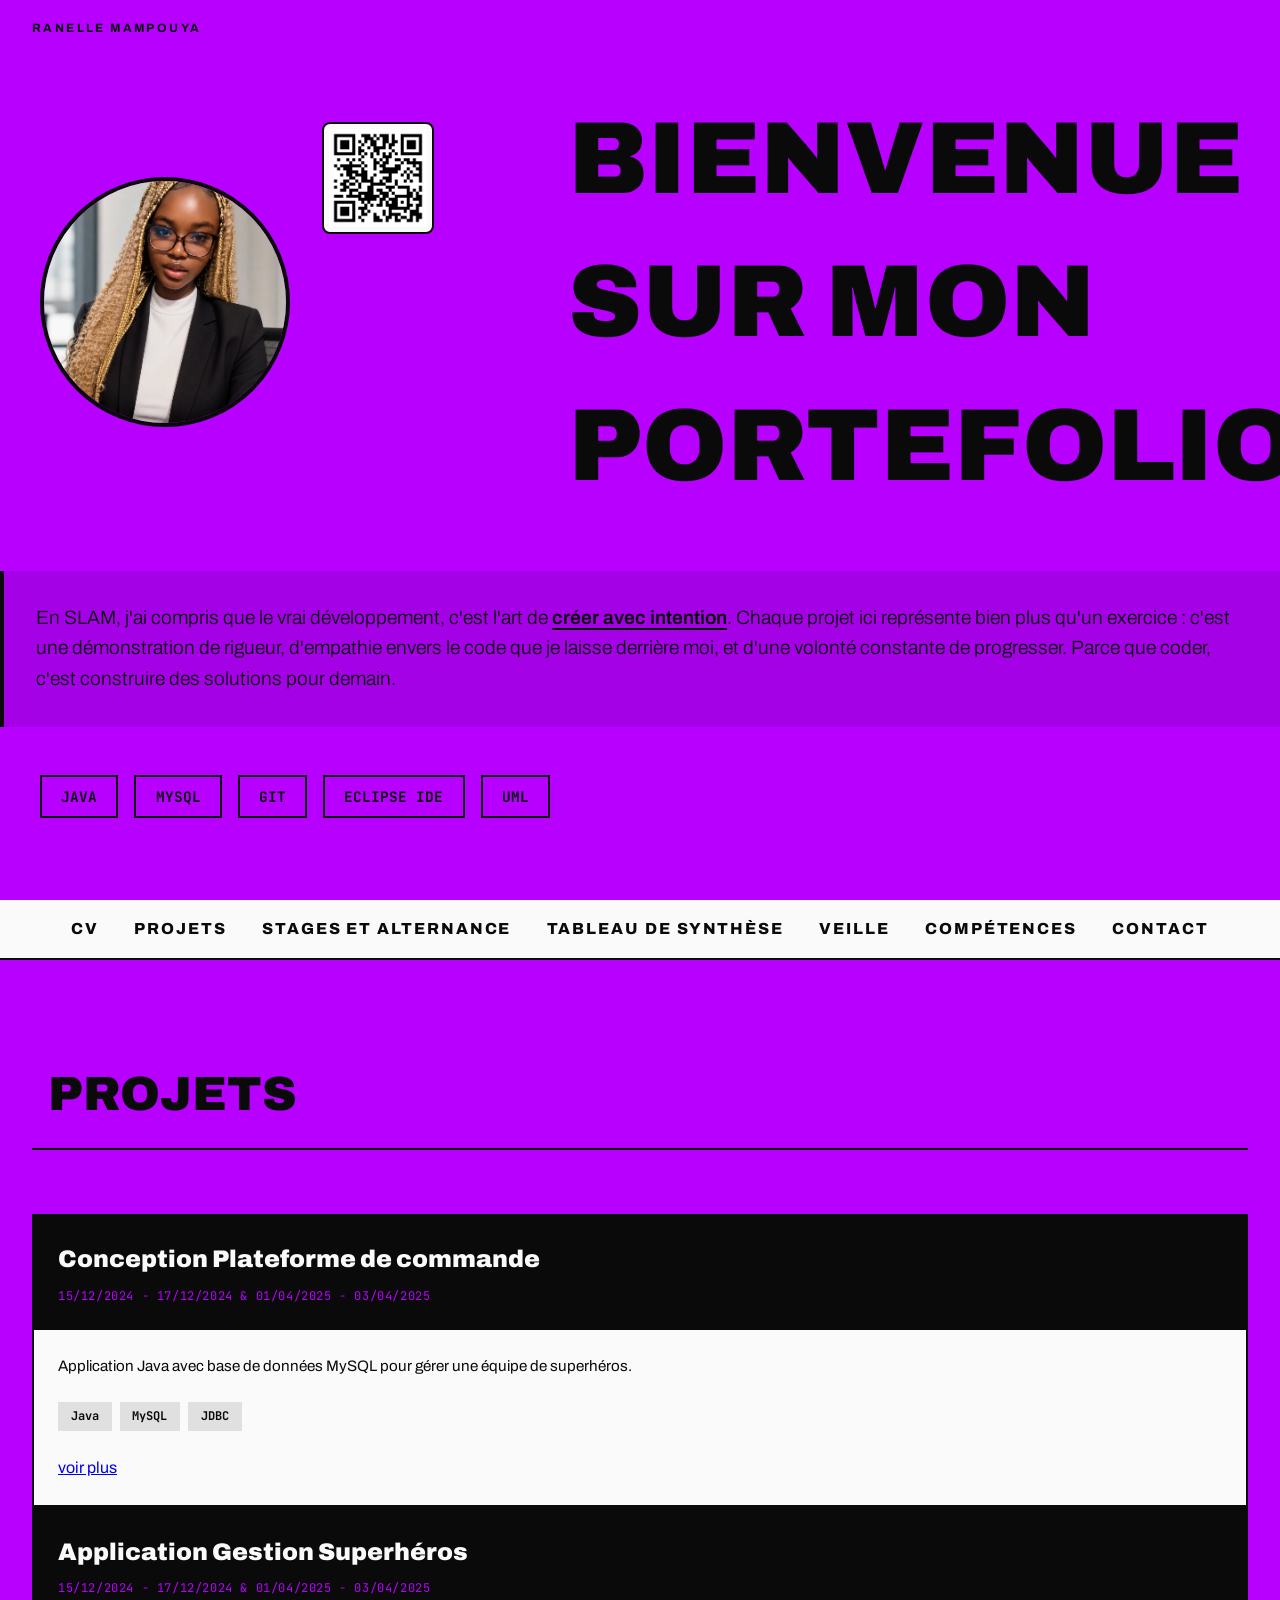
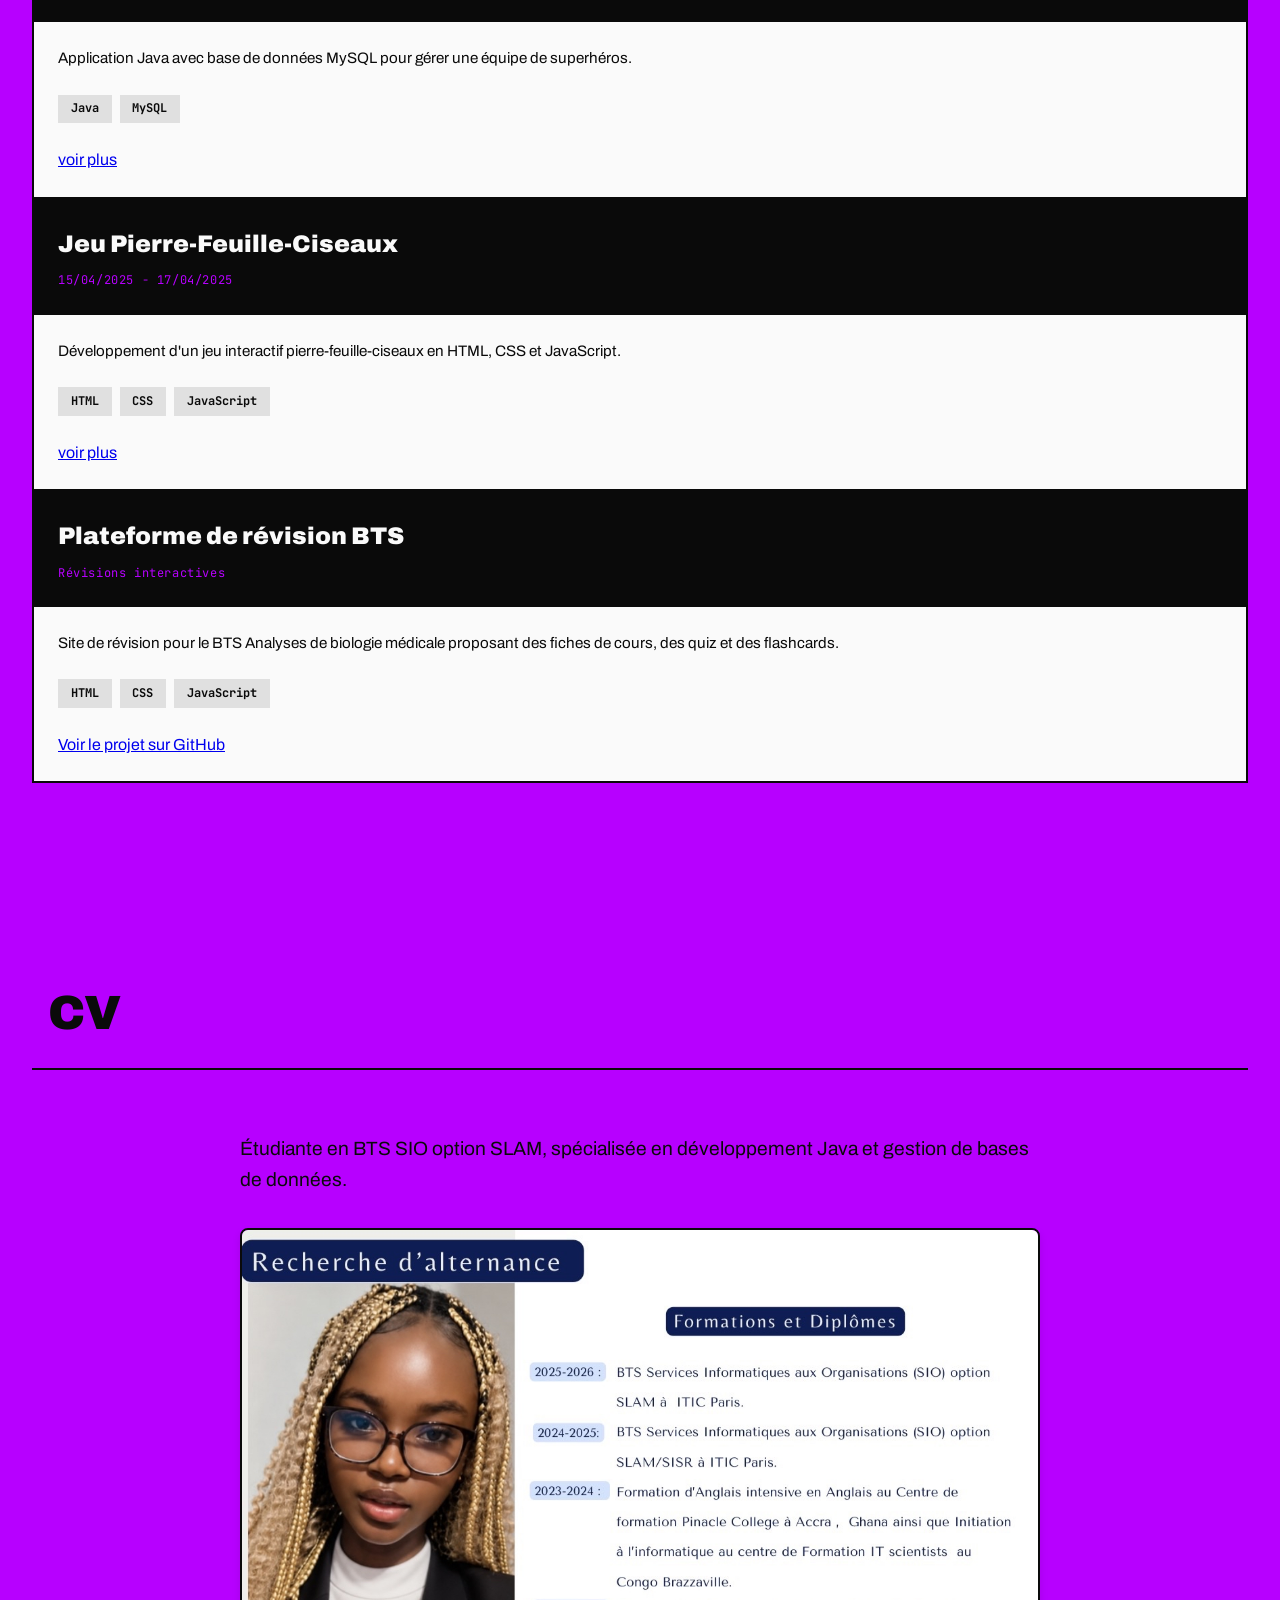
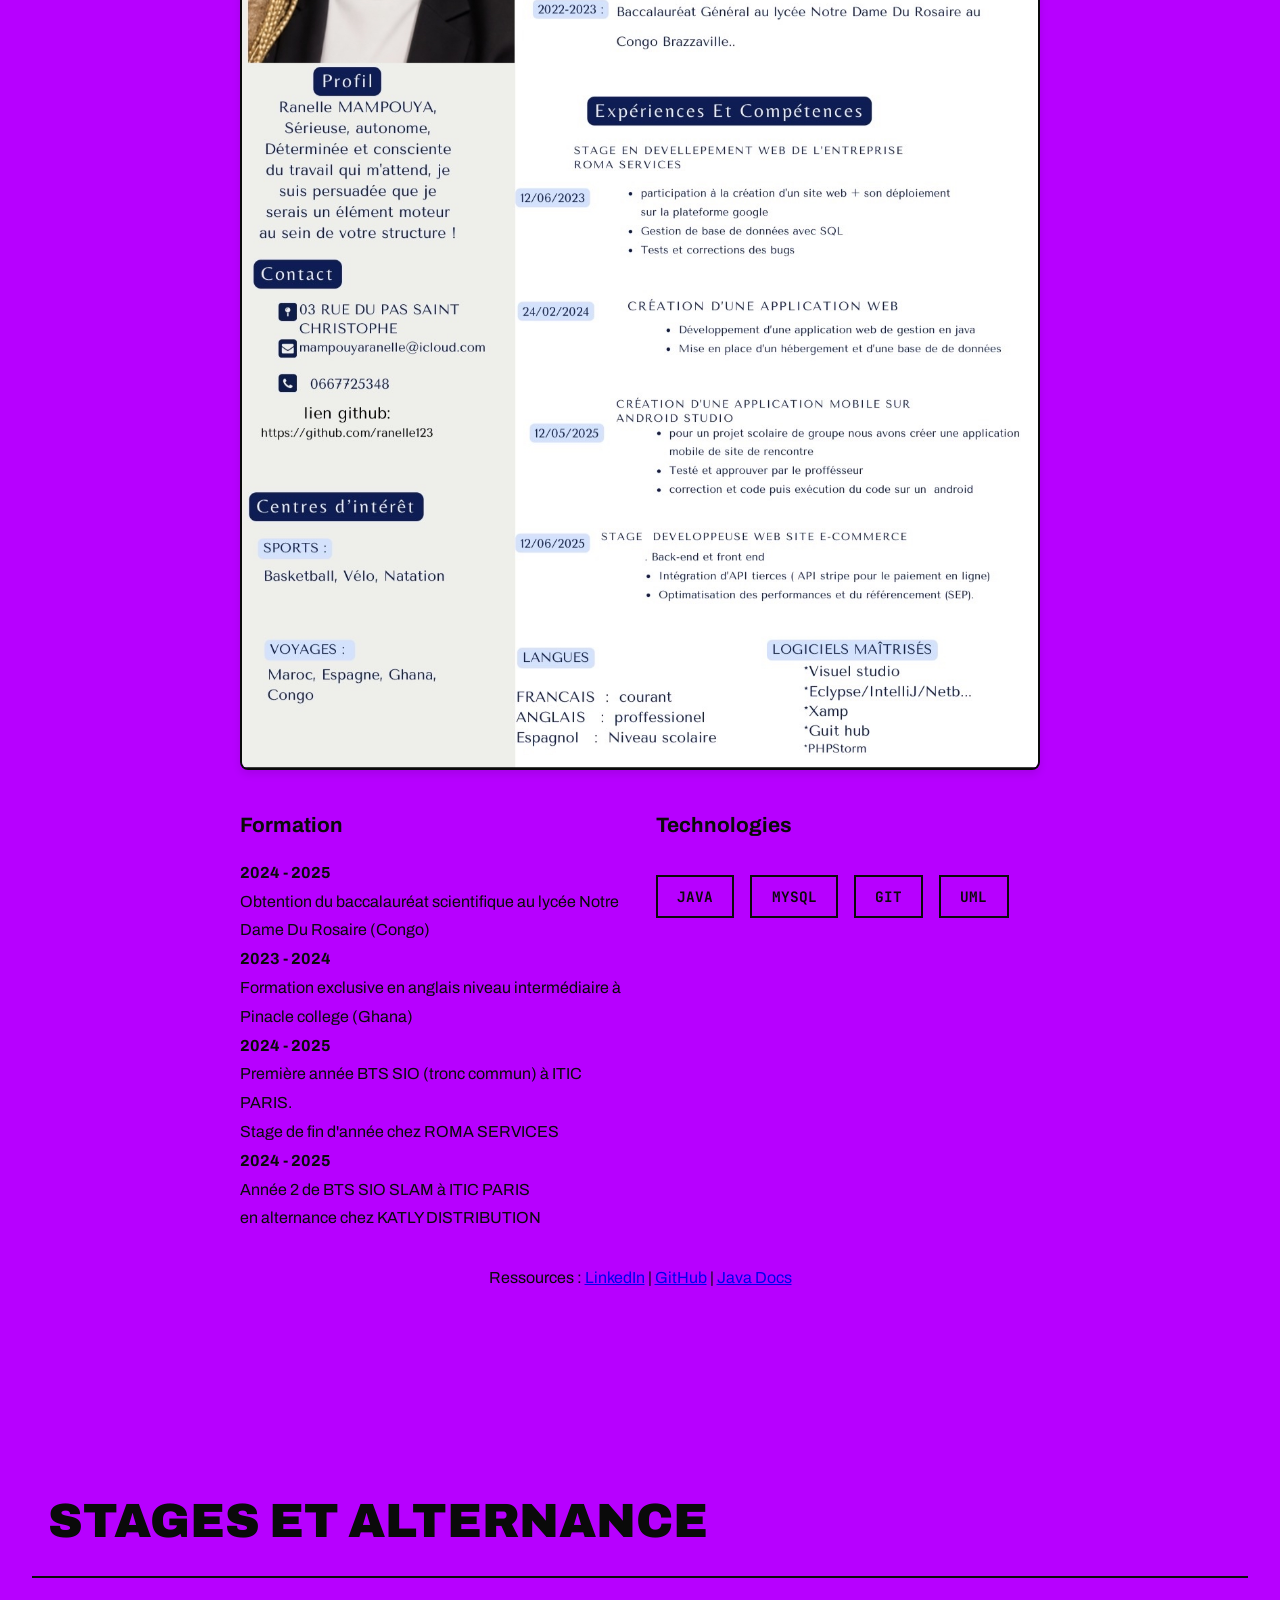
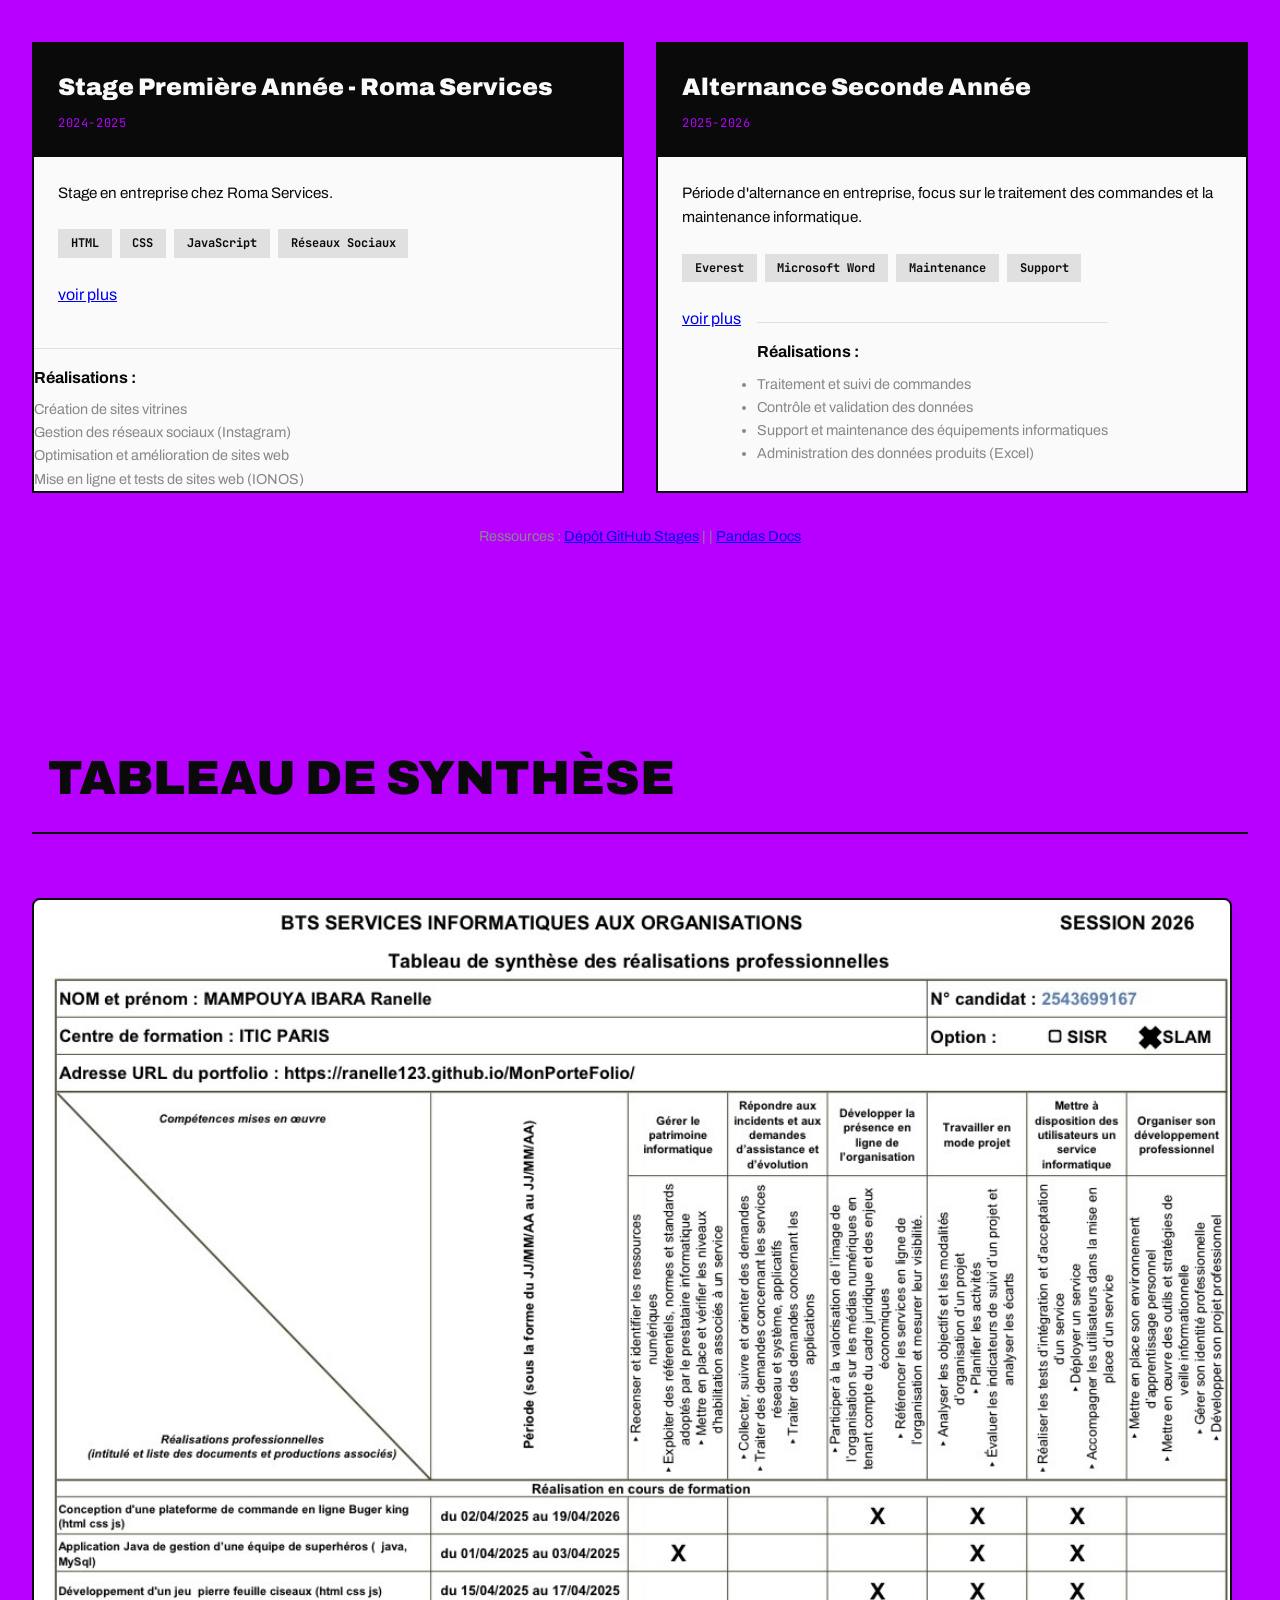
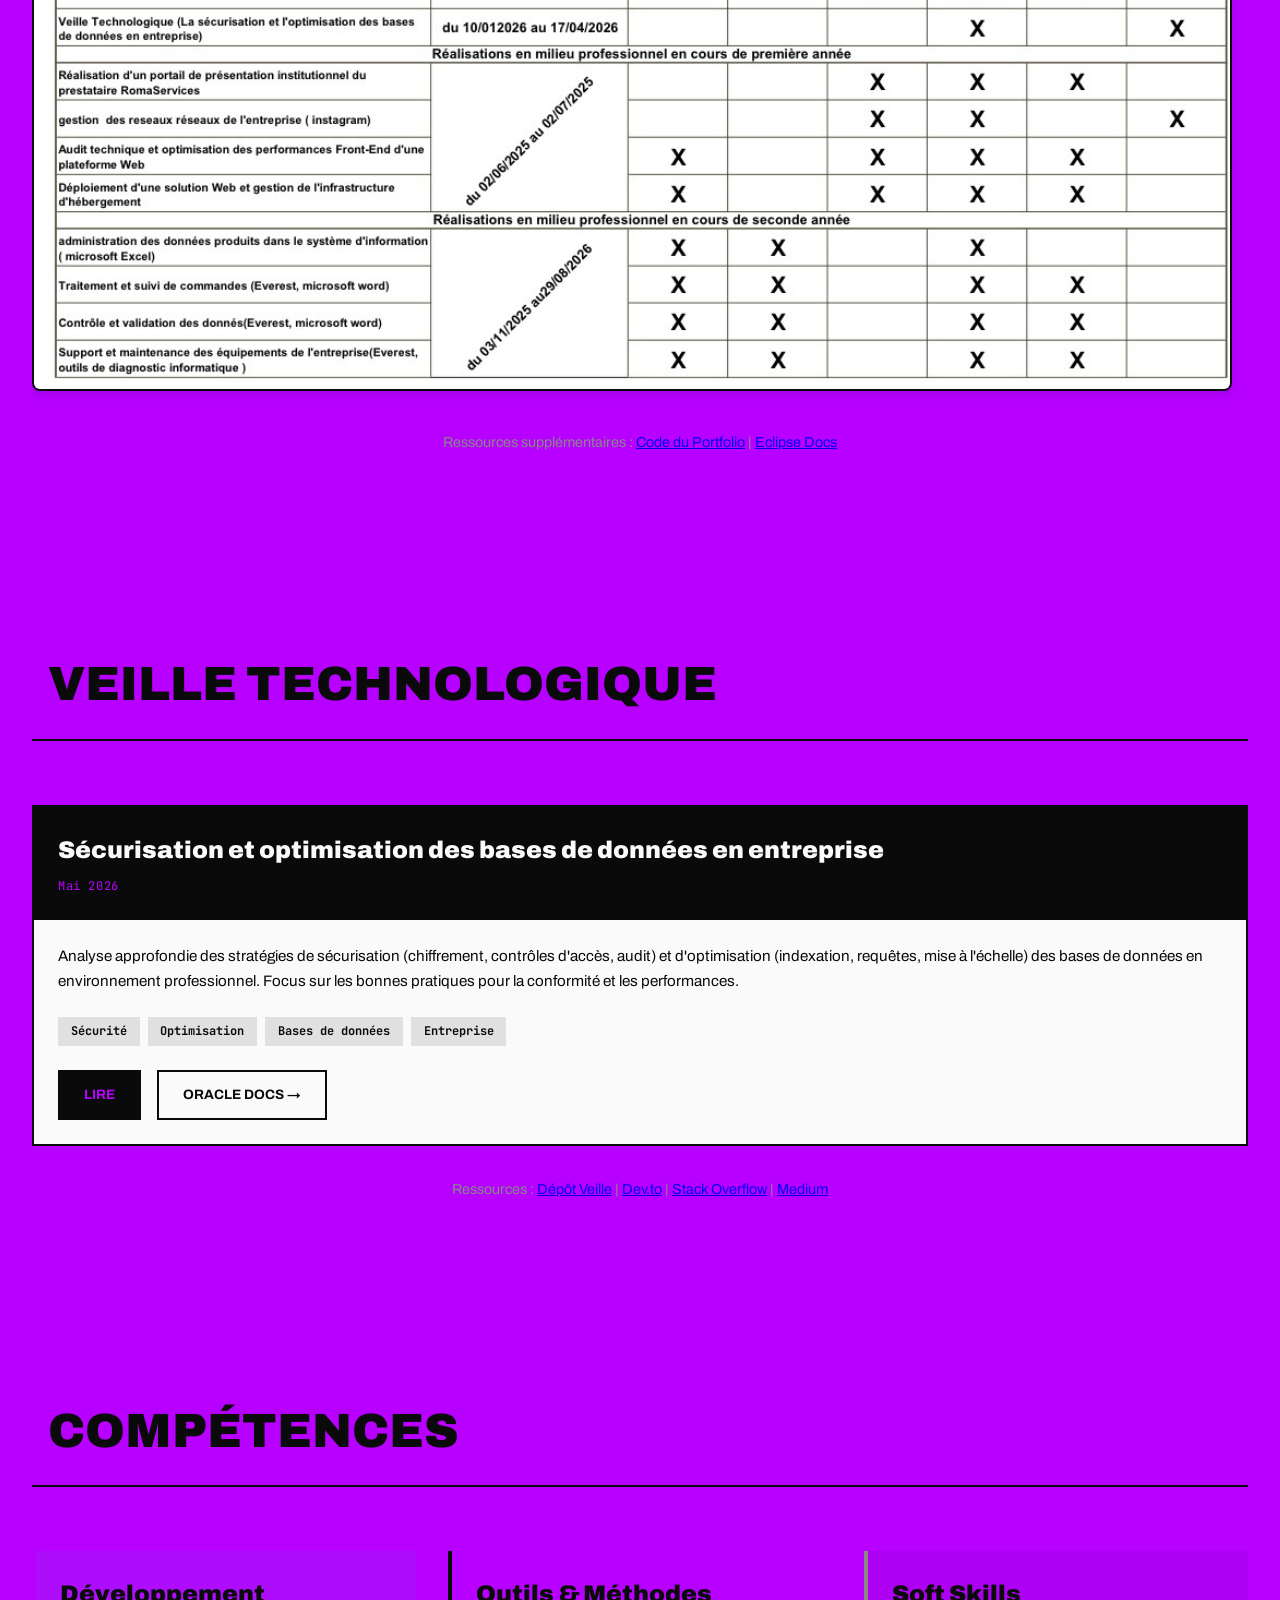
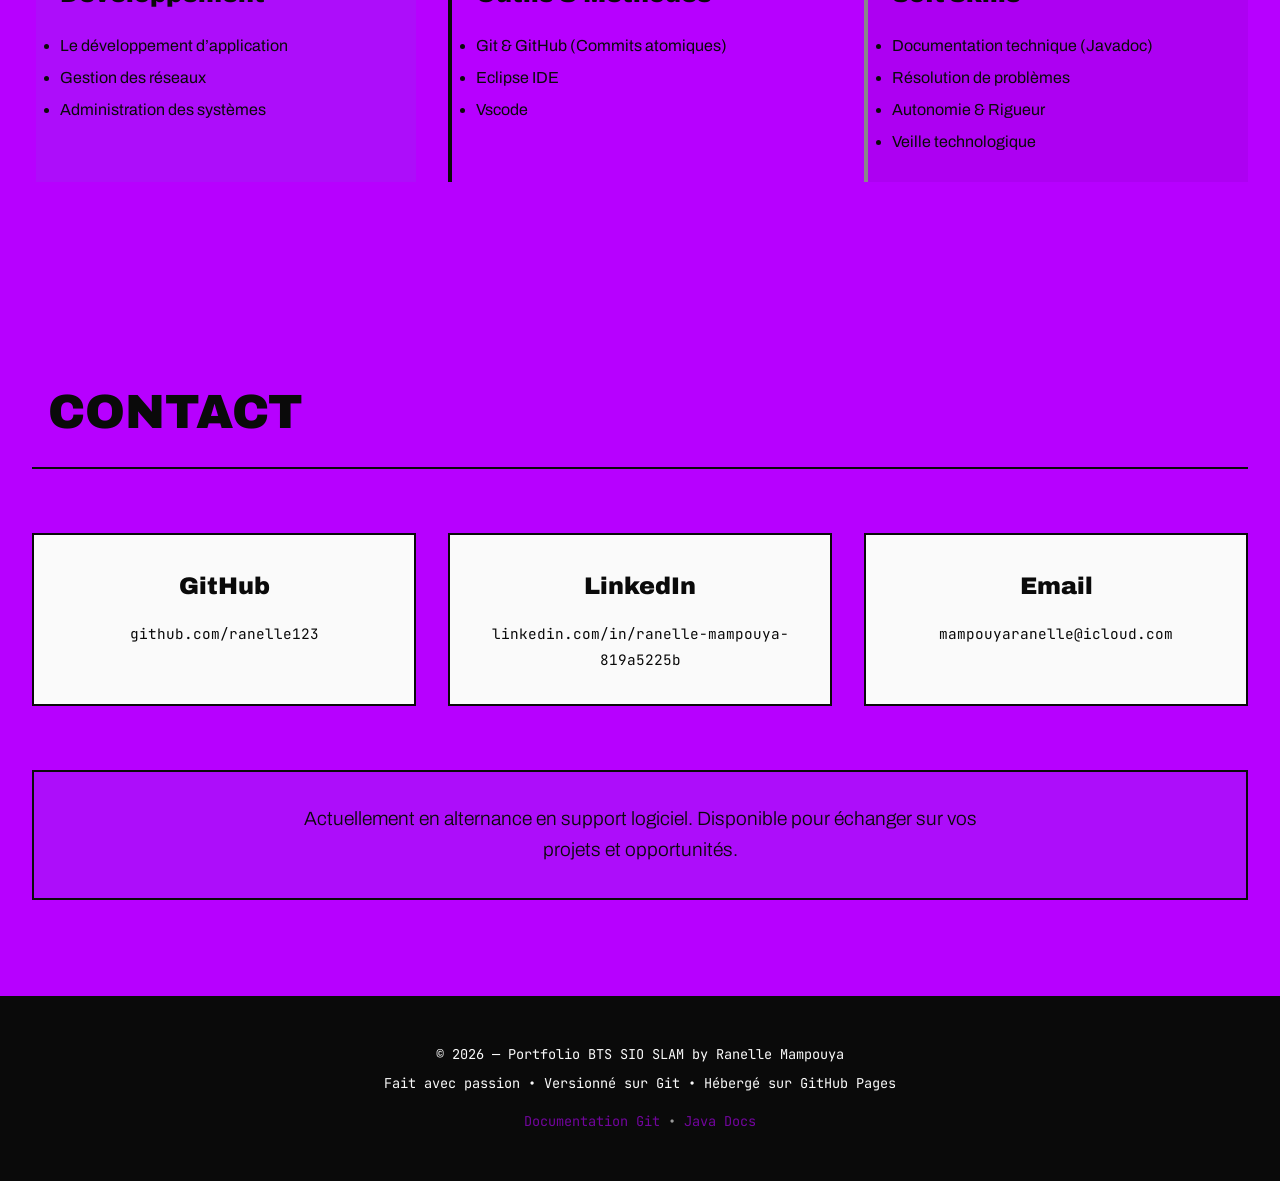
<file: index.html>
<!DOCTYPE html>
<html lang="fr">
<head>
    <meta charset="UTF-8">
    <meta name="viewport" content="width=device-width, initial-scale=1.0">
    <title>Portfolio BTS SIO SLAM — Développeur Java & SQL</title>
    <link rel="preconnect" href="https://fonts.googleapis.com">
    <link rel="preconnect" href="https://fonts.gstatic.com" crossorigin>
    <link href="https://fonts.googleapis.com/css2?family=JetBrains+Mono:wght@400;700&family=Archivo:wght@300;600;900&display=swap" rel="stylesheet">
    <link rel="stylesheet" href="Ranelle.css">
</head>
<body>
    <!-- HERO SECTION -->
    <section class="hero">
        <div class="hero-content">
            <div class="hero-header">
                <img src="images/Ranelle.png" alt="Ranelle Mampouya" class="hero-image">
                <img src="images/MonQrCode.jpg" alt="QR code de mon portfolio" class="hero-qr-code">
                <h1>
                    <span>Bienvenue</span>
                    <span>Sur mon</span>
                    <span>Portefolio</span>
                </h1>
            </div>
            
            <div class="manifesto">
                En SLAM, j'ai compris que le vrai développement, c'est l'art de <strong>créer avec intention</strong>. Chaque projet ici représente bien plus qu'un exercice : c'est une démonstration de rigueur, d'empathie envers le code que je laisse derrière moi, et d'une volonté constante de progresser. Parce que coder, c'est construire des solutions pour demain.
            </div>

            <div class="stack-badges">
                <span class="badge">Java</span>
                <span class="badge">MySQL</span>
                <span class="badge">Git</span>
                <span class="badge">Eclipse IDE</span>
                <span class="badge">UML</span>
            </div>
        </div>
    </section>

    <!-- NAVIGATION -->
    <nav id="main-nav">
        <ul>
            <li><a href="#cv">CV</a></li>
            <li><a href="#projets">Projets</a></li>
            <li><a href="#stages">Stages et alternance</a></li>
            <li><a href="#synthese"> Tableau de Synthèse</a></li>
            <li><a href="#veille">Veille</a></li>
            <li><a href="#competences">Compétences</a></li>
            <li><a href="#contact">Contact</a></li>
        </ul>
    </nav>

    <!-- PROJETS SECTION -->
    <section id="projets" class="fade-in">
        <div class="section-header">
            <span class="section-number"></span>
            <h2 class="section-title">Projets</h2>
        </div>

        <!-- PROJET 1: --->
            <article class="project-card">
                <div class="project-header">
                    <h3 class="project-title">Conception Plateforme de commande</h3>
                    <p class="project-competences">15/12/2024 - 17/12/2024 & 01/04/2025 - 03/04/2025</p>
                </div>
                <div class="project-body">
                    <p class="project-description">
                        Application Java avec base de données MySQL pour gérer une équipe de superhéros.
                    </p>
                    <div class="project-tech">
                        <span class="tech-tag">Java</span>
                        <span class="tech-tag">MySQL</span>
                        <span class="tech-tag">JDBC</span>
                    </div>
                    <div class="project-actions">
                          
                        <a href="Burgerking.html">voir plus</a>
                    </div>
                </div>
            </article>

            
                        

            <!-- PROJET 2: Gestion Équipe Superhéros -->
            <article class="project-card">
                <div class="project-header">
                    <h3 class="project-title">Application Gestion Superhéros</h3>
                    <p class="project-competences">15/12/2024 - 17/12/2024 & 01/04/2025 - 03/04/2025</p>
                </div>
                <div class="project-body">
                    <p class="project-description">
                        Application Java avec base de données MySQL pour gérer une équipe de superhéros.
                    </p>
                    <div class="project-tech">
                        <span class="tech-tag">Java</span>
                        <span class="tech-tag">MySQL</span>
                        
                    </div>
                    <div class="project-actions">
                        <a href="gestiondeSuperHero.html">voir plus</a>
                    </div>
                </div>
            </article>

          
            <!-- PROJET 3: Jeu Pierre-Feuille-Ciseaux -->
            <article class="project-card">
                <div class="project-header">
                    <h3 class="project-title">Jeu Pierre-Feuille-Ciseaux</h3>
                    <p class="project-competences">15/04/2025 - 17/04/2025</p>
                </div>
                <div class="project-body">
                    <p class="project-description">
                        Développement d'un jeu interactif pierre-feuille-ciseaux en HTML, CSS et JavaScript.
                    </p>
                    <div class="project-tech">
                        <span class="tech-tag">HTML</span>
                        <span class="tech-tag">CSS</span>
                        <span class="tech-tag">JavaScript</span>
                    </div>
                    <div class="project-actions">
                        <a href="Pierrefeuille.html">voir plus</a>
                    </div>
                </div>
            </article>

            <!-- PROJET 4: Plateforme de révision BTS -->
            <article class="project-card">
                <div class="project-header">
                    <h3 class="project-title">Plateforme de révision BTS</h3>
                    <p class="project-competences">Révisions interactives</p>
                </div>
                <div class="project-body">
                    <p class="project-description">
                        Site de révision pour le BTS Analyses de biologie médicale proposant des fiches de cours, des quiz et des flashcards.
                    </p>
                    <div class="project-tech">
                        <span class="tech-tag">HTML</span>
                        <span class="tech-tag">CSS</span>
                        <span class="tech-tag">JavaScript</span>
                    </div>
                    <div class="project-actions">
                        <a href="https://github.com/ranelle123/ProjetRevision" target="_blank" rel="noopener noreferrer">Voir le projet sur GitHub</a>
                    </div>
                </div>
            </article>

           
        </div>
    </section>

    <!-- CV SECTION -->
    <section id="cv" class="fade-in">
        <div class="section-header">
            <span class="section-number"> </span>
            <h2 class="section-title">CV</h2>
        </div>

        <div style="max-width: 800px; margin: 0 auto;">
            <p style="font-size: 1.2rem; margin-bottom: 2rem;">
                Étudiante en BTS SIO option SLAM, spécialisée en développement Java et gestion de bases de données.
            </p>

            <div style="text-align: center; margin-bottom: 2rem;">
                <img src="images/cv.png" alt="CV de Ranelle Mampouya" style="max-width: 100%; height: auto; border: 2px solid var(--noir); border-radius: 8px; box-shadow: 0 4px 8px rgba(0,0,0,0.1);">
            </div>

            <div style="display: grid; grid-template-columns: 1fr 1fr; gap: 2rem; margin-bottom: 2rem;">
                <div>
                    <h3 style="font-size: 1.3rem; margin-bottom: 1rem;">Formation</h3>
                    <div style="line-height: 1.8;">
                        
                            <p><strong>2024 - 2025</strong></p>
                            Obtention du baccalauréat scientifique au lycée Notre Dame Du Rosaire (Congo)<br>
                        <p><strong>2023 - 2024</strong></p>
                        Formation exclusive en anglais niveau intermédiaire à Pinacle college (Ghana) <br>
                        <p><strong>2024 - 2025</strong><br>
                        Première année BTS SIO (tronc commun) à ITIC PARIS.<br>
                        Stage de fin d'année chez ROMA SERVICES<br>
                        <p><strong>2024 - 2025</strong><br>
                        Année 2 de BTS SIO SLAM à ITIC PARIS<br>
                        en alternance chez KATLY DISTRIBUTION</p>
                        
                    </div>
                </div>
                <div>
                    <h3 style="font-size: 1.3rem; margin-bottom: 1rem;">Technologies</h3>
                    <div class="stack-badges" style="justify-content: flex-start;">
                        <span class="badge">Java</span>
                        <span class="badge">MySQL</span>
                        <span class="badge">Git</span>
                        <span class="badge">UML</span>
                    </div>
                </div>
            </div>

            <div style="text-align: center;">
                
                    Ressources : <a href="https://fr.linkedin.com/in/ranelle-mampouya-819a5225b" target="_blank">LinkedIn</a> | 
                    <a href="https://github.com/ranelle123" target="_blank">GitHub</a> | 
                    <a href="https://docs.oracle.com/en/java/javase/17/docs/api/" target="_blank">Java Docs</a>
                </p>
            </div>
        </div>
    </section>

    <!-- STAGES SECTION -->
    <section id="stages" class="fade-in">
        <div class="section-header">
            <span class="section-number"></span>
            <h2 class="section-title">Stages et alternance</h2>
        </div>

        <div class="projects-grid">
            <!-- STAGE 1: Première Année - Roma Services -->
            <article class="project-card">
                <div class="project-header">
                    <h3 class="project-title">Stage Première Année - Roma Services</h3>
                    <p class="project-competences">2024-2025</p>
                </div>
                <div class="project-body">
                    <p class="project-description">
                        Stage en entreprise chez Roma Services.
                    </p>
                    <div class="project-tech">
                        <span class="tech-tag">HTML</span>
                        <span class="tech-tag">CSS</span>
                        <span class="tech-tag">JavaScript</span>
                        <span class="tech-tag">Réseaux Sociaux</span>
                    </div>
                    <div class="project-actions">
                       <a href="Stage.html">voir plus</a>
                    </div>
                </div>
                <div class="project-details" style="margin-top: 1rem; padding-top: 1rem; border-top: 1px solid var(--gris-clair);">
                    <h4 style="font-size: 1rem; margin-bottom: 0.5rem;">Réalisations :</h4>
                    <ul style="font-size: 0.9rem; color: var(--gris);">
                        <li>Création de sites vitrines</li>
                        <li>Gestion des réseaux sociaux (Instagram)</li>
                        <li>Optimisation et amélioration de sites web</li>
                        <li>Mise en ligne et tests de sites web (IONOS)</li>
                       
                    </ul>
                </div>
            </article>

            <!-- STAGE 2: Seconde Année - Alternance -->
            <article class="project-card">
                <div class="project-header">
                    <h3 class="project-title">Alternance Seconde Année</h3>
                    <p class="project-competences">2025-2026</p>
                </div>
                <div class="project-body">
                    <p class="project-description">
                        Période d'alternance en entreprise, focus sur le traitement des commandes et la maintenance informatique.
                    </p>
                    <div class="project-tech">
                        <span class="tech-tag">Everest</span>
                        <span class="tech-tag">Microsoft Word</span>
                        <span class="tech-tag">Maintenance</span>
                        <span class="tech-tag">Support</span>
                    </div>
                    <div class="project-actions">
                        <a href="Alternance.html">voir plus</a>
                       
                        
                <div class="project-details" style="margin-top: 1rem; padding-top: 1rem; border-top: 1px solid var(--gris-clair);">
                    <h4 style="font-size: 1rem; margin-bottom: 0.5rem;">Réalisations :</h4>
                    <ul style="font-size: 0.9rem; color: var(--gris);">
                        <li>Traitement et suivi de commandes</li>
                        <li>Contrôle et validation des données</li>
                        <li>Support et maintenance des équipements informatiques</li>
                         <li>Administration des données produits (Excel)</li>
                    </ul>
                </div>
            </article>
        </div>

        <div style="text-align: center; margin-top: 2rem;">
            <p style="font-size: 0.9rem; color: var(--gris);">
                Ressources : <a href="https://github.com/ranelle123/stages" target="_blank">Dépôt GitHub Stages</a> | 
| 
                <a href="https://pandas.pydata.org/docs/" target="_blank">Pandas Docs</a>
            </p>
        </div>
    </section>

    <!-- TABLEAU DE SYNTHESE SECTION -->
    <section id="synthese" class="fade-in">
        <div class="section-header">
            <span class="section-number"></span>
            <h2 class="section-title">Tableau de Synthèse</h2>
        </div>

        <div style="overflow-x: auto;">
            <img src="images/tableauSynthèse.png" alt="Tableau de Synthèse des Projets et Stages" style="width: 100%; max-width: 1200px; height: auto; border: 2px solid var(--noir); border-radius: 8px; box-shadow: 0 4px 8px rgba(0,0,0,0.1);">
        <div style="text-align: center; margin-top: 2rem;">
            <p style="font-size: 0.9rem; color: var(--gris);">
                Ressources supplémentaires : <a href="https://github.com/ranelle123/portfolio" target="_blank">Code du Portfolio</a> | 
                <a href="https://www.eclipse.org/documentation/" target="_blank">Eclipse Docs</a>
            </p>
        </div>
    </section>

    <!-- VEILLE SECTION -->
    <section id="veille" class="fade-in">
        <div class="section-header">
            <span class="section-number"></span>
            <h2 class="section-title">Veille Technologique</h2>
        </div>

        <div class="projects-grid">
            <article class="project-card">
                <div class="project-header">
                    <h3 class="project-title">Sécurisation et optimisation des bases de données en entreprise</h3>
                    <p class="project-competences">Mai 2026</p>
                </div>
                <div class="project-body">
                    <p class="project-description">
                        Analyse approfondie des stratégies de sécurisation (chiffrement, contrôles d'accès, audit) et d'optimisation (indexation, requêtes, mise à l'échelle) des bases de données en environnement professionnel. Focus sur les bonnes pratiques pour la conformité et les performances.
                    </p>
                    <div class="project-tech">
                        <span class="tech-tag">Sécurité</span>
                        <span class="tech-tag">Optimisation</span>
                        <span class="tech-tag">Bases de données</span>
                        <span class="tech-tag">Entreprise</span>
                    </div>
                    <div class="project-actions">
                        <a href="veille-detail.html" class="btn btn-primary">Lire</a>
                        <a href="https://www.oracle.com/database/security/" target="_blank" class="btn">Oracle Docs →</a>
                    </div>
                </div>
            </article>
        </div>

        <div style="text-align: center; margin-top: 2rem;">
            <p style="font-size: 0.9rem; color: var(--gris);">
                Ressources : <a href="https://github.com/ranelle123/veille-tech" target="_blank">Dépôt Veille</a> | 
                <a href="https://dev.to/" target="_blank">Dev.to</a> | 
                <a href="https://stackoverflow.com/" target="_blank">Stack Overflow</a> | 
                <a href="https://medium.com/" target="_blank">Medium</a>
            </p>
        </div>
    </section>

    <!-- CASE STUDY: LIGUE SPORTIVE -->
    <section id="case-ligue" class="case-study">
        <a href="#projets" class="btn back-button" onclick="hideCase('case-ligue'); return false;">← Retour aux projets</a>
        
        <div class="case-study-header">
            <h2 class="case-study-title">Gestion Ligue Sportive</h2>
            <p class="case-study-subtitle">Architecture Java • Normalisation SQL • Versioning Git</p>
        </div>

        <div class="case-content">
            <!-- PRÉSENTATION -->
            <div class="case-section">
                <h3> Présentation du Projet</h3>
                <p>
                    Réalisé sous Eclipse, ce projet a pour but de gérer le cycle de vie des employés au sein de différentes ligues sportives. L'enjeu était de créer une application robuste capable de gérer à la fois une logique métier complexe en Java et une persistance de données cohérente en SQL.
                </p>

                <h4> Stack Technique</h4>
                <ul style="list-style: none; padding-left: 0;">
                    <li><strong>Langage :</strong> Java (JDK 17+)</li>
                    <li><strong>IDE :</strong> Eclipse IDE</li>
                    <li><strong>Base de données :</strong> MySQL</li>
                    <li><strong>Versionning :</strong> Git (Workflow basé sur des commits atomiques)</li>
                </ul>
            </div>

            <!-- DÉFIS TECHNIQUES -->
            <div class="case-section">
                <h3> Défis Techniques & Solutions</h3>

                <h4>1. Architecture de la Base de Données (MCD vers SQL)</h4>
                <p>
                    L'un des points clés a été la modélisation de l'association <strong>"Appartenir"</strong>.
                </p>

                <div class="highlight-box">
                    <strong>Problématique :</strong> Initialement conçue comme une simple relation 1,N, j'ai dû faire évoluer le schéma pour intégrer une table de jointure.<br><br>
                    <strong>Solution :</strong> Ce choix permet de conserver l'historique des dates d'arrivée et de départ d'un employé sans écraser ses données précédentes, respectant ainsi les principes de normalisation de la base de données.
                </div>

                <div class="diagram">
                    <div class="diagram-title"> Version 1 (Problématique)</div>
                    <div class="diagram-box">
                        Employe ──(1,N)── Ligue<br>
                         Perte d'historique si départ
                    </div>
                    <div class="arrow">↓ Refactoring ↓</div>
                    <div class="diagram-title"> Version 2 (Solution)</div>
                    <div class="diagram-box">
                        Employe ──Appartenir── Ligue<br>
                        Champs : dateArrivee, dateDepart<br>
                         Conservation de l'historique
                    </div>
                </div>

                <h4>2. Logique Algorithmique (Traitement des chaînes)</h4>
                <p> 
                    Pour le module de recherche, j'ai implémenté un algorithme de vérification de palindromes optimisé.
                </p>
                <div class="highlight-box">
                    <strong>Approche :</strong> Utilisation de la méthode <code>charAt()</code> avec une stratégie à deux pointeurs (Two Pointers).<br><br>
                    <strong>Optimisation :</strong> La complexité est de <strong>O(n/2)</strong>, car l'algorithme s'arrête dès qu'une différence est détectée, économisant ainsi des ressources processeur par rapport à une inversion complète de la chaîne.
                </div>

                <div class="code-block">
    </div>

                <h4>3. Expérience Utilisateur en CLI</h4>
                <p>
                    L'interface en ligne de commande a été pensée pour être sécurisée :
                </p>
                <div class="highlight-box">
                    <strong>Flux de contrôle :</strong> L'utilisateur doit obligatoirement sélectionner et valider un employé par son ID avant de pouvoir accéder aux options de modification ou de suppression. Cela évite les erreurs de manipulation accidentelle de données.
                </div>

                <div class="code-block">

                </div>
            </div>

            <!-- ÉVOLUTION GIT -->
            <div class="case-section">
                <h3> Évolution Git du Projet</h3>
                <p>
                    Le versioning Git a permis de tracer l'évolution architecturale du projet, notamment la refonte de la modélisation de la base de données.
                </p>

                <div class="timeline">
                    <div class="timeline-item">
                        <span class="commit-hash">[Commit a3f2b1c]</span><br>
                        <strong>Initial :</strong> Relation 1:N Employe ↔ Ligue
                    </div>
                    <div class="timeline-item">
                        <span class="commit-hash">[Commit 7d8e9f0]</span><br>
                        <strong>Refactor :</strong> Ajout table 'Appartenir' pour historique
                    </div>
                    <div class="timeline-item">
                        <span class="commit-hash">[Commit 2c4a5b6]</span><br>
                        <strong>Fix :</strong> Correction de la contrainte de clé étrangère
                    </div>
                    <div class="timeline-item">
                        <span class="commit-hash">[Commit f1a9c3d]</span><br>
                        <strong>Docs :</strong> Génération Javadoc complète
                    </div>
                </div>
            </div>

            <!-- COMPÉTENCES MOBILISÉES -->
            <div class="case-section">
                <h3> Compétences Mobilisées</h3>
                <ul style="list-style: none; padding-left: 0; font-size: 1.05rem;">
                    <li style="margin-bottom: 1rem;">
                        <strong>B1.1 - Recherche de solutions techniques :</strong><br>
                        Optimisation algorithmique (Two Pointers), choix de l'architecture de persistance (JDBC vs ORM).
                    </li>
                    <li style="margin-bottom: 1rem;">
                        <strong>B1.3 - Développement d'une solution applicative :</strong><br>
                        Conception objet (héritage, interfaces, polymorphisme), implémentation du pattern DAO.
                    </li>
                    <li style="margin-bottom: 1rem;">
                        <strong>B1.5 - Gestion des données :</strong><br>
                        Normalisation SQL (3NF), gestion de l'intégrité référentielle, requêtes JOIN complexes.
                    </li>
                </ul>
            </div>

            <!-- LIVRABLES -->
            <div class="case-section" style="background: rgba(0,0,0,0.05);">
                <h3>Livrables</h3>
                <ul style="font-size: 1.05rem; line-height: 2;">
                    <li><strong>Script SQL :</strong> <a href="#" style="color: var(--accent-dim);">[Lien vers le commit du fichier .sql]</a></li>
                    <li><strong>Code Source :</strong> <a href="#" style="color: var(--accent-dim);">[https://github.com/Kofi-shalom/personnel]</a></li>
                    <li><strong>Documentation :</strong> Javadoc générée (disponible dans /docs)</li>
                    <li><strong>Diagrammes UML :</strong> Diagramme de classes et de séquence</li>
                </ul>
            </div>
        </div>
    </section>

    <!-- CASE STUDY: ALGORITHMES -->
    <section id="case-algo" class="case-study">
        <a href="#projets" class="btn back-button" onclick="hideCase('case-algo'); return false;">← Retour aux projets</a>
        
        <div class="case-study-header">
            <h2 class="case-study-title">Algorithmes de Recherche</h2>
            <p class="case-study-subtitle">Optimisation • Complexité • Tests Unitaires</p>
        </div>

        <div class="case-content">
            <div class="case-section">
                <h3> Objectif du Module</h3>
                <p>
                    Ce projet académique avait pour but d'explorer les techniques d'optimisation algorithmique en Java, avec un focus particulier sur le traitement de chaînes de caractères.
                </p>
            </div>

            <div class="case-section">
                <h3> Implémentation Technique</h3>
                
                <h4>Algorithme Two Pointers pour Palindromes</h4>
                <p>
                    Plutôt que d'inverser la chaîne complète (O(n) en mémoire supplémentaire), j'ai opté pour une vérification in-place avec deux pointeurs.
                </p>

                <div class="highlight-box">
                    <strong>Avantage :</strong> Complexité temporelle O(n/2) avec arrêt anticipé dès détection d'une non-correspondance.<br>
                    <strong>Complexité spatiale :</strong> O(1) - pas de structure de données auxiliaire.
                </div>

                <div class="code-block">
public class PalindromeChecker {
    
    public static boolean isPalindrome(String str) {
        // Normalisation (suppression espaces, minuscules)
        str = str.replaceAll("\\s+", "").toLowerCase();
        
        int left = 0;
        int right = str.length() - 1;
        
        while (left < right) {
            if (str.charAt(left) != str.charAt(right)) {
                return false; // Arrêt anticipé
            }
            left++;
            right--;
        }
        return true;
    }
}
                </div>

                <h4>Tests Unitaires (JUnit)</h4>
                <div class="code-block">
@Test
public void testPalindromeCasNominal() {
    assertTrue(isPalindrome("kayak"));
}

@Test
public void testPalindromeAvecEspaces() {
    assertTrue(isPalindrome("A man a plan a canal Panama"));
}

@Test
public void testChaineVide() {
    assertFalse(isPalindrome(""));
}
                </div>
            </div>

            <div class="case-section">
                <h3>Analyse de Performance</h3>
                <p>
                    Comparaison empirique avec l'approche naïve (inversion complète + comparaison) :
                </p>
                <ul style="font-size: 1.05rem; line-height: 2;">
                    <li><strong>String de 1000 caractères :</strong> Gain de ~40% en temps d'exécution</li>
                    <li><strong>String de 10000 caractères :</strong> Gain de ~60% (arrêt anticipé fréquent)</li>
                </ul>
            </div>
        </div>
    </section>

    <!-- COMPÉTENCES SECTION -->
    <section id="competences" class="fade-in">
        <div class="section-header">
            <span class="section-number"></span>
            <h2 class="section-title">Compétences</h2>
        </div>

        <div style="display: grid; grid-template-columns: repeat(auto-fit, minmax(300px, 1fr)); gap: 2rem;">
            <div style="border-left: 4px solid var(--accent); padding: 1.5rem; background: rgba(0,255,157,0.05);">
                <h3 style="font-size: 1.5rem; margin-bottom: 1rem; font-weight: 900;">Développement</h3>
                <ul style="line-height: 2;">
                    <li>Le développement  d’application</li>
                    <li>Gestion des réseaux</li>
                    <li>Administration des systèmes</li>
                </ul>
            </div>

            <div style="border-left: 4px solid var(--noir); padding: 1.5rem;">
                <h3 style="font-size: 1.5rem; margin-bottom: 1rem; font-weight: 900;">Outils & Méthodes</h3>
                <ul style="line-height: 2;">
                    <li>Git & GitHub (Commits atomiques)</li>
                    <li>Eclipse IDE</li>
                    <li>Vscode</li>
                    
                </ul>
            </div>

            <div style="border-left: 4px solid var(--gris); padding: 1.5rem; background: rgba(0,0,0,0.05);">
                <h3 style="font-size: 1.5rem; margin-bottom: 1rem; font-weight: 900;">Soft Skills</h3>
                <ul style="line-height: 2;">
                    <li>Documentation technique (Javadoc)</li>
                    <li>Résolution de problèmes</li>
                    <li>Autonomie & Rigueur</li>
                    <li>Veille technologique</li>
                </ul>
            </div>
        </div>
    </section>

    <!-- CONTACT SECTION -->
    <section id="contact" class="fade-in">
        <div class="section-header">
            <span class="section-number"></span>
            <h2 class="section-title">Contact</h2>
        </div>

        <div class="contact-grid">
            <div class="contact-card">
                <h3>GitHub</h3>
                <a href="https://github.com/ranelle123" target="_blank">github.com/ranelle123</a>
            </div>

            <div class="contact-card">
                <h3>LinkedIn</h3>
                <a href="https://www.linkedin.com/in/ranelle-mampouya-819a5225b/" target="_blank">linkedin.com/in/ranelle-mampouya-819a5225b</a>
            </div>

            <div class="contact-card">
                <h3>Email</h3>
                <a href="mampouyaranelle@icloud.com">mampouyaranelle@icloud.com</a>
            </div>
        </div>

        <div style="text-align: center; margin-top: 4rem; padding: 2rem; border: var(--border); background: rgba(0,255,157,0.05);">
            <p style="font-size: 1.2rem; font-weight: 300; max-width: 700px; margin: 0 auto;">
                Actuellement en alternance en support logiciel. 
                Disponible pour échanger sur vos projets et opportunités.
            </p>
        </div>
    </section>

   
    <footer>
        <p>© 2026 — Portfolio BTS SIO SLAM by Ranelle Mampouya</p>
        <p style="margin-top: 0.5rem;">Fait avec passion • Versionné sur Git • Hébergé sur GitHub Pages</p>
        <p style="margin-top: 1rem; opacity: 0.6;">
            <a href="https://docs.github.com" target="_blank">Documentation Git</a> • 
            <a href="https://docs.oracle.com/en/java/" target="_blank">Java Docs</a>
        </p>
    </footer>

    <script src="Ranelle.js"></script>
</body>
</html>
</file>
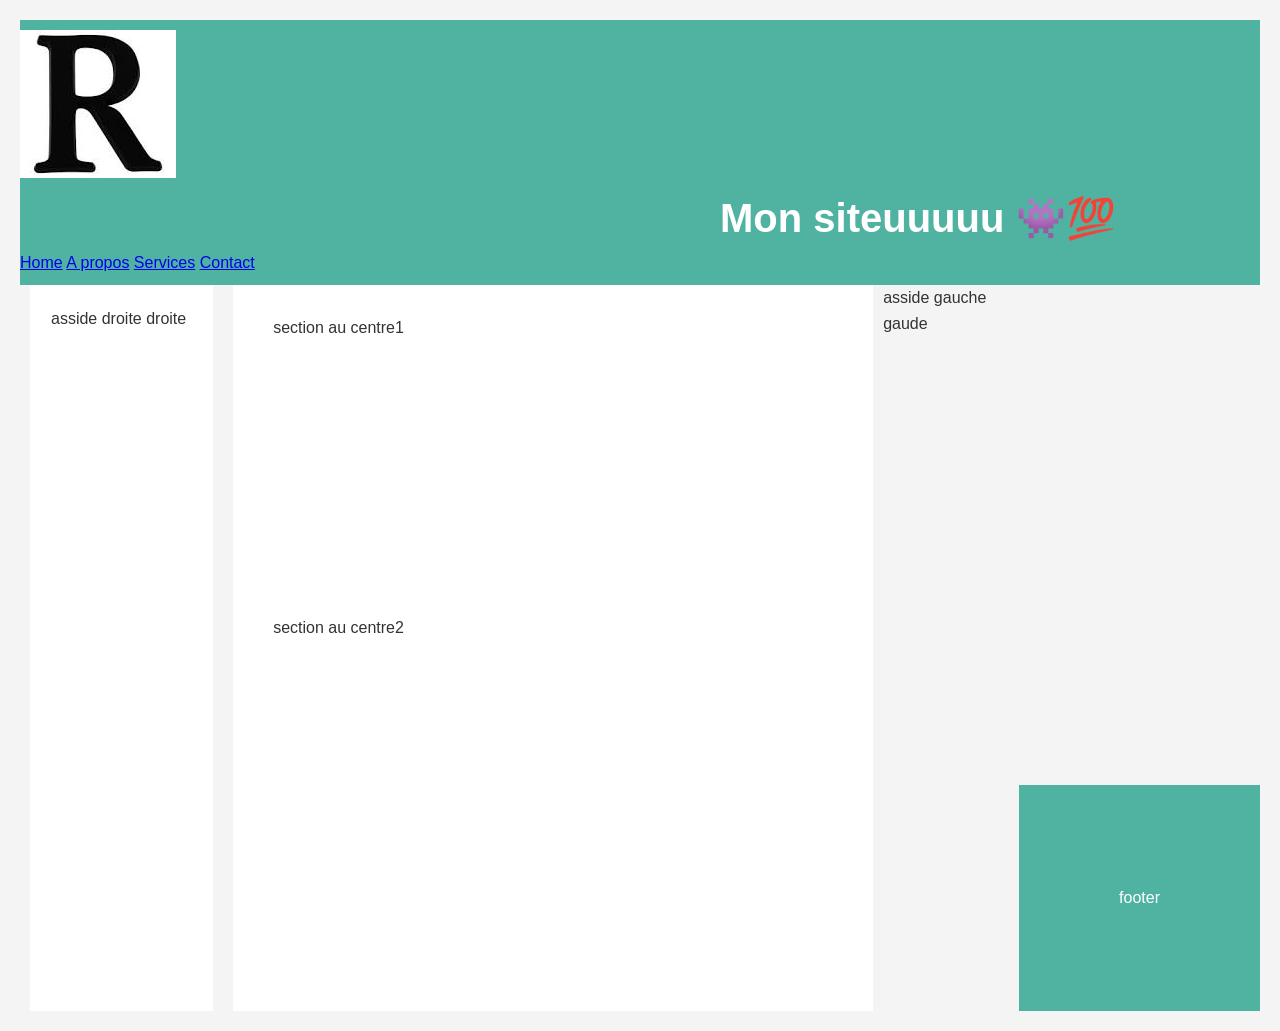
<file: htmlEntrainement/index.html>
<!DOCTYPE html>
<html lang="en">
<head>
    <meta charset="UTF-8">
    <meta name="viewport" content="width=, initial-scale=1.0">
    <link rel="stylesheet" href="Ranelle.css">
    <title>Exercice PageWeb </title>
</head>
<body>
    <header> 
        
        <div class="logo">
            <img src="[data-uri]" alt="Logo">
    <p> Mon siteuuuuu 👾💯</p>
            <nav>
    
            <a href="#">Home</a>
            <a href="#">A propos</a>
            <a href="#">Services</a>
            <a href="#">Contact</a>
           </nav>   
    </header>
    <div class="baniere">
        

    <aside class="asside droite"> asside droite droite </aside>

    <main>
        
        
        <section class="centre1"> section au centre1 </section>
        <section class="centre2"> section au centre2 </section>
        

      
    </main>

    <asside class="asside gauche"> asside gauche gaude </asside> 
    <footer> footer </footer>
    
</body>
</html>
</file>
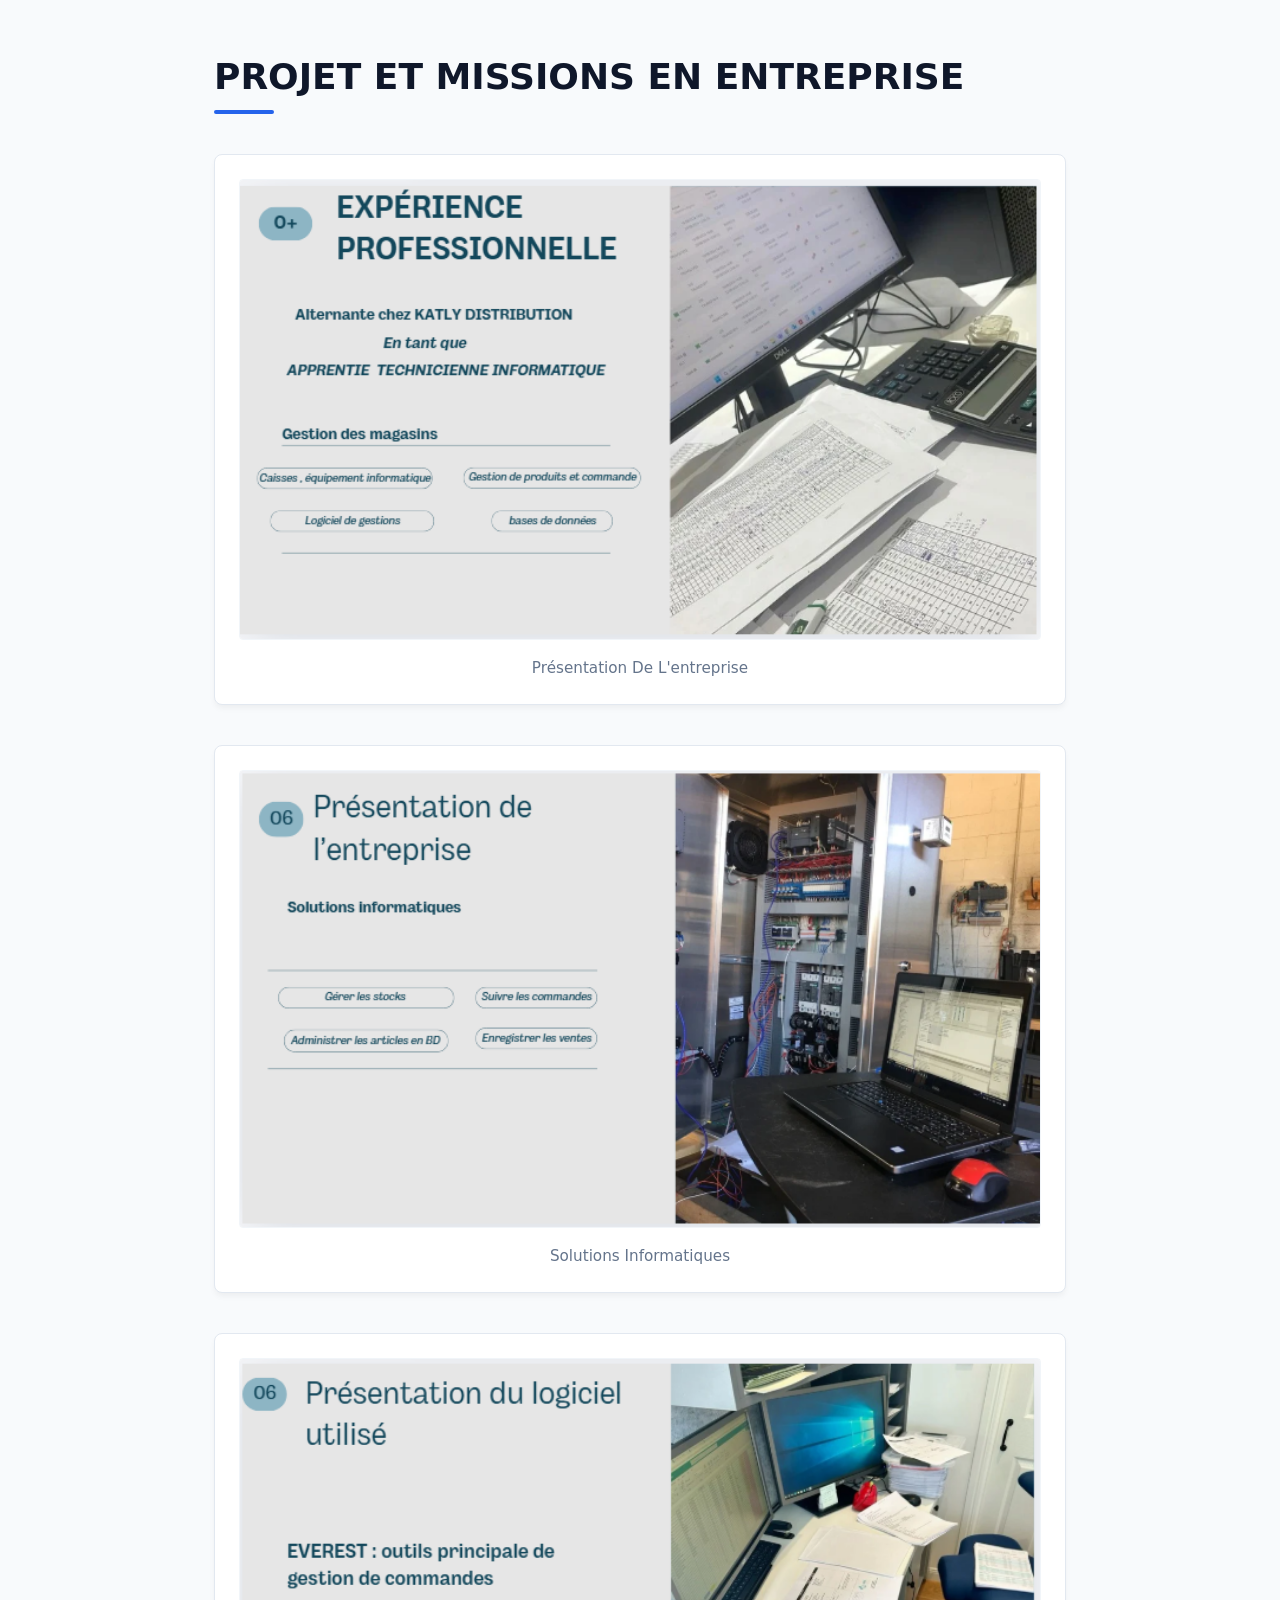
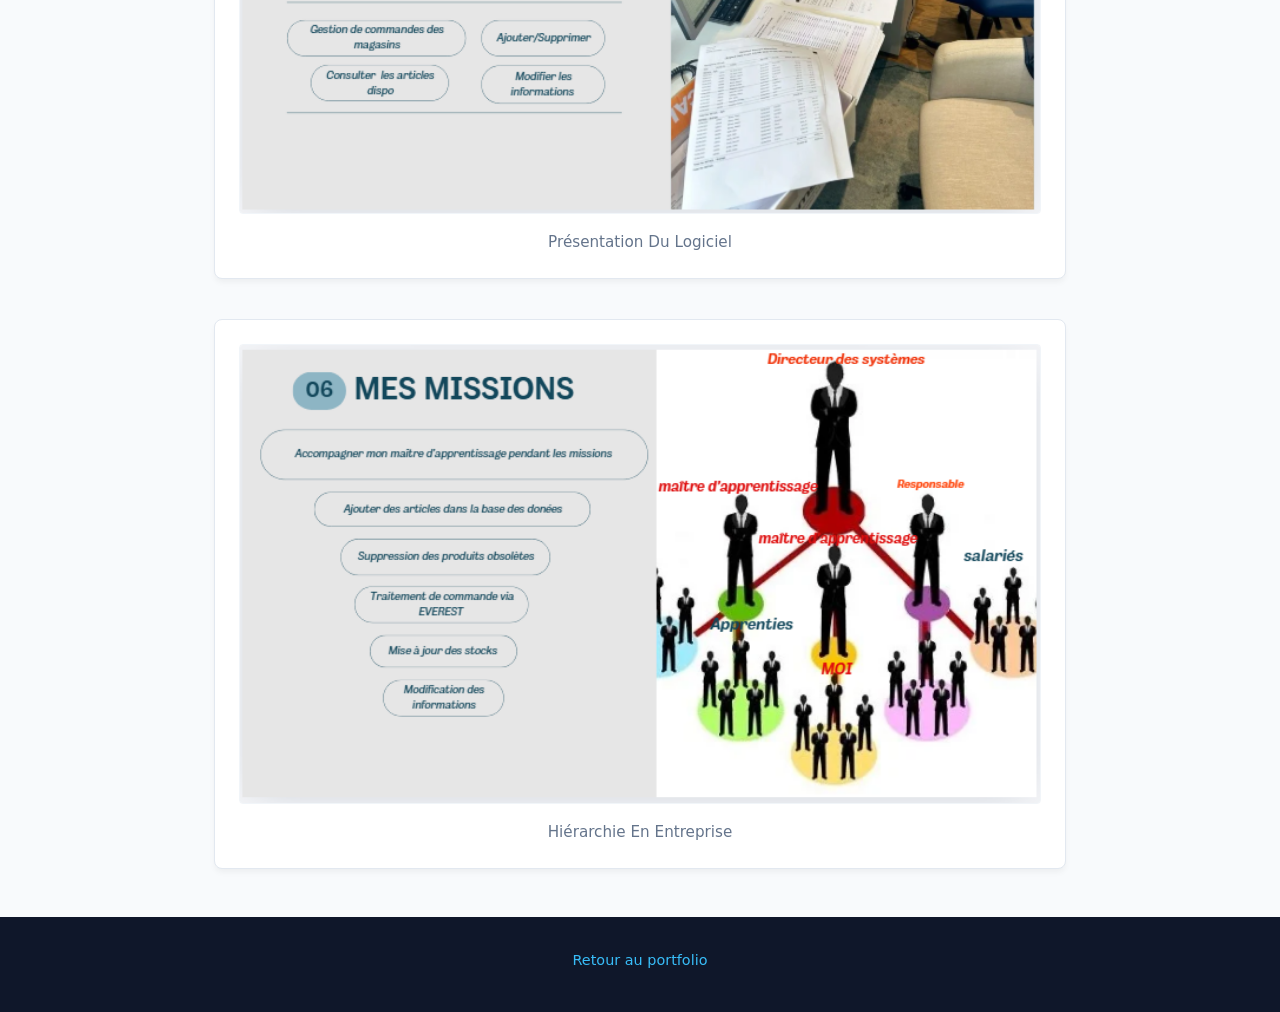
<file: Alternance.html>
<!DOCTYPE html>
<html lang="fr">
<head>
    <meta charset="UTF-8">
    <meta name="viewport" content="width=device-width, initial-scale=1.0">
    <title>Documentation - Projet M2L</title>
    <style>
        /* ==========================================================================
           1. Réinitialisation et Variables
           ========================================================================== */
        * {
            margin: 0;
            padding: 0;
            box-sizing: border-box;
        }

        :root {
            --bg-color: #f8fafc;
            --text-color: #334155;
            --primary-color: #2563eb; /* Bleu professionnel */
            --card-bg: #ffffff;
            --border-color: #e2e8f0;
        }

        body {
            font-family: system-ui, -apple-system, BlinkMacSystemFont, 'Segoe UI', Roboto, sans-serif;
            background-color: var(--bg-color);
            color: var(--text-color);
            line-height: 1.6;
            display: flex;
            flex-direction: column;
            min-height: 100vh;
        }

        /* ==========================================================================
           2. Structure Principale
           ========================================================================== */
        .container {
            flex: 1;
            width: 100%;
            max-width: 900px;
            margin: 0 auto;
            padding: 3rem 1.5rem;
        }

        h1 {
            font-size: 2.25rem;
            color: #0f172a;
            margin-bottom: 2.5rem;
            position: relative;
            padding-bottom: 0.5rem;
        }

        /* Petite barre bleue sous le titre pour le style */
        h1::after {
            content: '';
            position: absolute;
            bottom: 0;
            left: 0;
            width: 60px;
            height: 4px;
            background-color: var(--primary-color);
            border-radius: 2px;
        }

        /* ==========================================================================
           3. Galerie de Documentation (Images)
           ========================================================================== */
        .image-gallery {
            display: flex;
            flex-direction: column;
            gap: 2.5rem;
        }

        .image-card {
            background-color: var(--card-bg);
            border: 1px solid var(--border-color);
            border-radius: 8px;
            padding: 1.5rem;
            box-shadow: 0 4px 6px -1px rgba(0, 0, 0, 0.05);
        }

        .image-card img {
            width: 100%;
            height: auto;
            display: block;
            border-radius: 4px;
            border: 1px solid #f1f5f9;
        }

        .caption {
            margin-top: 1rem;
            font-size: 0.95rem;
            font-weight: 500;
            color: #64748b;
            text-align: center;
            text-transform: capitalize; /* Optionnel : met une majuscule au début */
        }

        /* ==========================================================================
           4. Pied de page (Footer)
           ========================================================================== */
        footer {
            background-color: #0f172a;
            color: #94a3b8;
            text-align: center;
            padding: 2rem 1.5rem;
            margin-top: auto; /* Force le footer à rester en bas */
            font-size: 0.9rem;
        }

        footer p {
            margin-bottom: 0.5rem;
        }

        .back-link {
            color: #38bdf8;
            text-decoration: none;
            font-weight: 500;
            transition: color 0.2s ease;
        }

        .back-link:hover {
            color: #ffffff;
            text-decoration: underline;
        }
    </style>
</head>
<body>

    <main class="container">
        <!-- Remise en place du titre de ton projet -->
        <h1>PROJET ET MISSIONS EN ENTREPRISE</h1>
        
        <!-- Toutes les images doivent impérativement rester dans ce conteneur global -->
        <div class="image-gallery">
            
            <!-- 1. Présentation -->
            <div class="image-card">
                <img src="images/présentation.png" alt="Schéma de l'entreprise M2L">
                <p class="caption">Présentation de l'entreprise</p>
            </div>
            
            <!-- 2. Solutions Informatiques -->
            <div class="image-card">
                <img src="images/SolutionsInformatique.png" alt="Solutions informatiques M2L">
                <p class="caption">Solutions informatiques</p>
            </div>

            <!-- 3. Présentation du logiciel -->
            <div class="image-card">
                <img src="images/présenationLogiciel.png" alt="Présentation du logiciel">
                <p class="caption">Présentation du logiciel</p>
            </div>

            <!-- 4. Hiérarchie -->
            <div class="image-card">
                <img src="images/hierarchie.png" alt="Organigramme de la hiérarchie en entreprise">
                <p class="caption">Hiérarchie en entreprise</p>
            </div>

        </div> <!-- Fin de la galerie (Fermée une seule fois à la toute fin) -->
    </main>

    <footer>
        
            <a href="index.html" class="back-link">Retour au portfolio</a>
        </p>
    </footer>

</body>
</html>
</file>
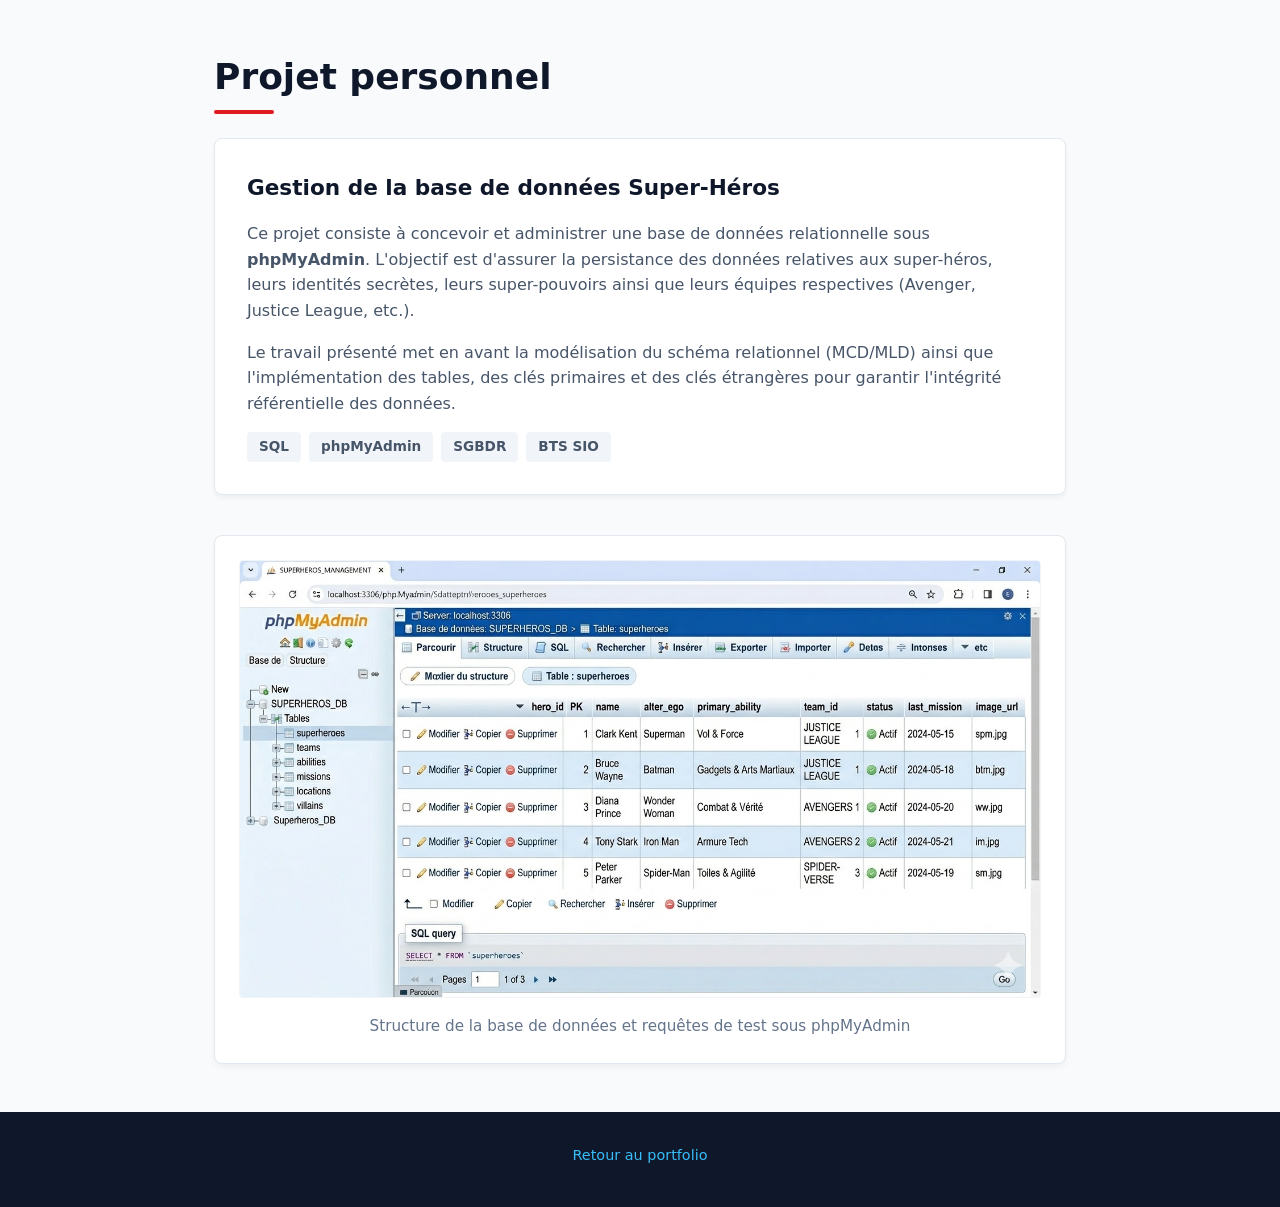
<file: Burgerking.html>
<!DOCTYPE html>
<html lang="fr">
<head>
    <meta charset="UTF-8">
    <meta name="viewport" content="width=device-width, initial-scale=1.0">
    <title>Documentation - Gestion des Super-Héros</title>
    <style>
        /* ==========================================================================
           1. Réinitialisation et Variables
           ========================================================================== */
        * {
            margin: 0;
            padding: 0;
            box-sizing: border-box;
        }

        :root {
            --bg-color: #f8fafc;
            --text-color: #334155;
            --primary-color: #e21b22; /* Rouge dynamique style "Super-Héros" */
            --card-bg: #ffffff;
            --border-color: #e2e8f0;
        }

        body {
            font-family: system-ui, -apple-system, BlinkMacSystemFont, 'Segoe UI', Roboto, sans-serif;
            background-color: var(--bg-color);
            color: var(--text-color);
            line-height: 1.6;
            display: flex;
            flex-direction: column;
            min-height: 100vh;
        }

        /* ==========================================================================
           2. Structure Principale
           ========================================================================== */
        .container {
            flex: 1;
            width: 100%;
            max-width: 900px;
            margin: 0 auto;
            padding: 3rem 1.5rem;
        }

        h1 {
            font-size: 2.25rem;
            color: #0f172a;
            margin-bottom: 1.5rem;
            position: relative;
            padding-bottom: 0.5rem;
        }

        /* Petite barre rouge sous le titre */
        h1::after {
            content: '';
            position: absolute;
            bottom: 0;
            left: 0;
            width: 60px;
            height: 4px;
            background-color: var(--primary-color);
            border-radius: 2px;
        }

        /* ==========================================================================
           3. Zone de Documentation (Texte)
           ========================================================================== */
        .doc-section {
            background-color: var(--card-bg);
            border: 1px solid var(--border-color);
            border-radius: 8px;
            padding: 2rem;
            margin-bottom: 2.5rem;
            box-shadow: 0 4px 6px -1px rgba(0, 0, 0, 0.05);
        }

        .doc-section h2 {
            font-size: 1.35rem;
            color: #0f172a;
            margin-bottom: 1rem;
        }

        .doc-section p {
            margin-bottom: 1rem;
            color: #475569;
        }

        .tech-tags {
            display: flex;
            gap: 0.5rem;
            margin-top: 1rem;
        }

        .tag {
            background-color: #f1f5f9;
            color: #475569;
            padding: 0.25rem 0.75rem;
            border-radius: 4px;
            font-size: 0.85rem;
            font-weight: 600;
        }

        /* ==========================================================================
           4. Galerie d'Images
           ========================================================================== */
        .image-gallery {
            display: flex;
            flex-direction: column;
            gap: 2.5rem;
        }

        .image-card {
            background-color: var(--card-bg);
            border: 1px solid var(--border-color);
            border-radius: 8px;
            padding: 1.5rem;
            box-shadow: 0 4px 6px -1px rgba(0, 0, 0, 0.05);
        }

        .image-card img {
            width: 100%;
            height: auto;
            display: block;
            border-radius: 4px;
            border: 1px solid #f1f5f9;
        }

        .caption {
            margin-top: 1rem;
            font-size: 0.95rem;
            font-weight: 500;
            color: #64748b;
            text-align: center;
        }

        /* ==========================================================================
           5. Pied de page (Footer)
           ========================================================================== */
        footer {
            background-color: #0f172a;
            color: #94a3b8;
            text-align: center;
            padding: 2rem 1.5rem;
            margin-top: auto;
            font-size: 0.9rem;
        }

        footer p {
            margin-bottom: 0.5rem;
        }

        .back-link {
            color: #38bdf8;
            text-decoration: none;
            font-weight: 500;
            transition: color 0.2s ease;
        }

        .back-link:hover {
            color: #ffffff;
            text-decoration: underline;
        }
    </style>
</head>
<body>

    <main class="container">
        <h1>Projet personnel</h1>
        
        <!-- Fiche de documentation textuelle (Très apprécié pour le BTS) -->
        <section class="doc-section">
            <h2>Gestion de la base de données Super-Héros</h2>
            <p>
                Ce projet consiste à concevoir et administrer une base de données relationnelle sous <strong>phpMyAdmin</strong>. 
                L'objectif est d'assurer la persistance des données relatives aux super-héros, leurs identités secrètes, leurs super-pouvoirs ainsi que leurs équipes respectives (Avenger, Justice League, etc.).
            </p>
            <p>
                Le travail présenté met en avant la modélisation du schéma relationnel (MCD/MLD) ainsi que l'implémentation des tables, des clés primaires et des clés étrangères pour garantir l'intégrité référentielle des données.
            </p>
            <div class="tech-tags">
                <span class="tag">SQL</span>
                <span class="tag">phpMyAdmin</span>
                <span class="tag">SGBDR</span>
                <span class="tag">BTS SIO</span>
            </div>
        </section>
        
        <!-- Section Visuelle / Capture d'écran -->
        <div class="image-gallery">
            <div class="image-card">
                <!-- Correction de l'extension ici en .png (au lieu de .html) -->
                <img src="images/gestionSuperhero.png" alt="Capture d'écran de l'interface ou du schéma phpMyAdmin">
                <p class="caption">Structure de la base de données et requêtes de test sous phpMyAdmin</p>
            </div>
        </div>
    </main>

    <footer>
        
            <a href="index.html" class="back-link">Retour au portfolio</a>
        </p>
    </footer>

</body>
</html>
</file>
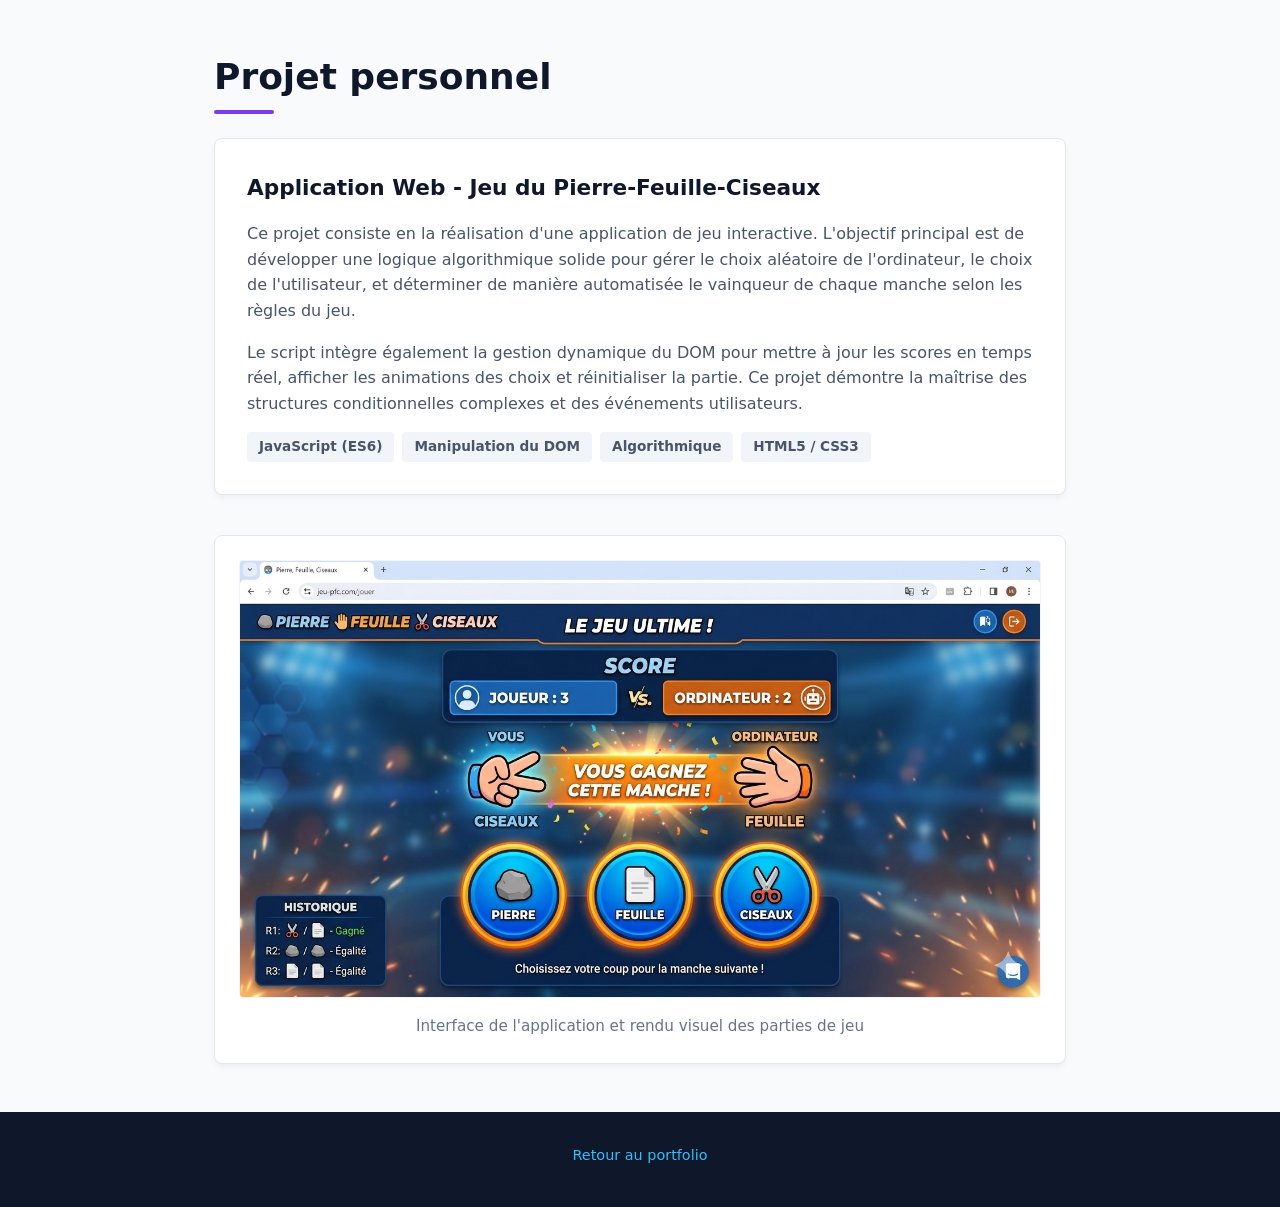
<file: Pierrefeuille.html>
<!DOCTYPE html>
<html lang="fr">
<head>
    <meta charset="UTF-8">
    <meta name="viewport" content="width=device-width, initial-scale=1.0">
    <title>Documentation - Projet Pierre-Feuille-Ciseaux</title>
    <style>
        /* ==========================================================================
           1. Réinitialisation et Variables
           ========================================================================== */
        * {
            margin: 0;
            padding: 0;
            box-sizing: border-box;
        }

        :root {
            --bg-color: #f8fafc;
            --text-color: #334155;
            --primary-color: #7c3aed; /* Violet moderne axé application/jeu */
            --card-bg: #ffffff;
            --border-color: #e2e8f0;
        }

        body {
            font-family: system-ui, -apple-system, BlinkMacSystemFont, 'Segoe UI', Roboto, sans-serif;
            background-color: var(--bg-color);
            color: var(--text-color);
            line-height: 1.6;
            display: flex;
            flex-direction: column;
            min-height: 100vh;
        }

        /* ==========================================================================
           2. Structure Principale
           ========================================================================== */
        .container {
            flex: 1;
            width: 100%;
            max-width: 900px;
            margin: 0 auto;
            padding: 3rem 1.5rem;
        }

        h1 {
            font-size: 2.25rem;
            color: #0f172a;
            margin-bottom: 1.5rem;
            position: relative;
            padding-bottom: 0.5rem;
        }

        /* Petite barre violette sous le titre */
        h1::after {
            content: '';
            position: absolute;
            bottom: 0;
            left: 0;
            width: 60px;
            height: 4px;
            background-color: var(--primary-color);
            border-radius: 2px;
        }

        /* ==========================================================================
           3. Zone de Documentation (Texte)
           ========================================================================== */
        .doc-section {
            background-color: var(--card-bg);
            border: 1px solid var(--border-color);
            border-radius: 8px;
            padding: 2rem;
            margin-bottom: 2.5rem;
            box-shadow: 0 4px 6px -1px rgba(0, 0, 0, 0.05);
        }

        .doc-section h2 {
            font-size: 1.35rem;
            color: #0f172a;
            margin-bottom: 1rem;
        }

        .doc-section p {
            margin-bottom: 1rem;
            color: #475569;
        }

        .tech-tags {
            display: flex;
            flex-wrap: wrap;
            gap: 0.5rem;
            margin-top: 1rem;
        }

        .tag {
            background-color: #f1f5f9;
            color: #475569;
            padding: 0.25rem 0.75rem;
            border-radius: 4px;
            font-size: 0.85rem;
            font-weight: 600;
        }

        /* ==========================================================================
           4. Galerie d'Images
           ========================================================================== */
        .image-gallery {
            display: flex;
            flex-direction: column;
            gap: 2.5rem;
        }

        .image-card {
            background-color: var(--card-bg);
            border: 1px solid var(--border-color);
            border-radius: 8px;
            padding: 1.5rem;
            box-shadow: 0 4px 6px -1px rgba(0, 0, 0, 0.05);
        }

        .image-card img {
            width: 100%;
            height: auto;
            display: block;
            border-radius: 4px;
            border: 1px solid #f1f5f9;
        }

        .caption {
            margin-top: 1rem;
            font-size: 0.95rem;
            font-weight: 500;
            color: #64748b;
            text-align: center;
        }

        /* ==========================================================================
           5. Pied de page (Footer)
           ========================================================================== */
        footer {
            background-color: #0f172a;
            color: #94a3b8;
            text-align: center;
            padding: 2rem 1.5rem;
            margin-top: auto;
            font-size: 0.9rem;
        }

        footer p {
            margin-bottom: 0.5rem;
        }

        .back-link {
            color: #38bdf8;
            text-decoration: none;
            font-weight: 500;
            transition: color 0.2s ease;
        }

        .back-link:hover {
            color: #ffffff;
            text-decoration: underline;
        }
    </style>
</head>
<body>

    <main class="container">
        <h1>Projet personnel</h1>
        
        <!-- Fiche descriptive du jeu Pierre-Feuille-Ciseaux -->
        <section class="doc-section">
            <h2>Application Web - Jeu du Pierre-Feuille-Ciseaux</h2>
            <p>
                Ce projet consiste en la réalisation d'une application de jeu interactive. L'objectif principal est de développer une logique algorithmique solide pour gérer le choix aléatoire de l'ordinateur, le choix de l'utilisateur, et déterminer de manière automatisée le vainqueur de chaque manche selon les règles du jeu.
            </p>
            <p>
                Le script intègre également la gestion dynamique du DOM pour mettre à jour les scores en temps réel, afficher les animations des choix et réinitialiser la partie. Ce projet démontre la maîtrise des structures conditionnelles complexes et des événements utilisateurs.
            </p>
            <div class="tech-tags">
                <span class="tag">JavaScript (ES6)</span>
                <span class="tag">Manipulation du DOM</span>
                <span class="tag">Algorithmique</span>
                <span class="tag">HTML5 / CSS3</span>
            </div>
        </section>
        
        <!-- Section d'affichage de la capture d'écran du jeu -->
        <div class="image-gallery">
            <div class="image-card">
                <img src="images/PierrreFeuille.png" alt="Interface du jeu Pierre Feuille Ciseaux">
                <p class="caption">Interface de l'application et rendu visuel des parties de jeu</p>
            </div>
        </div>
    </main>

    <footer>
        
            <a href="index.html" class="back-link">Retour au portfolio</a>
        </p>
    </footer>

</body>
</html>
</file>
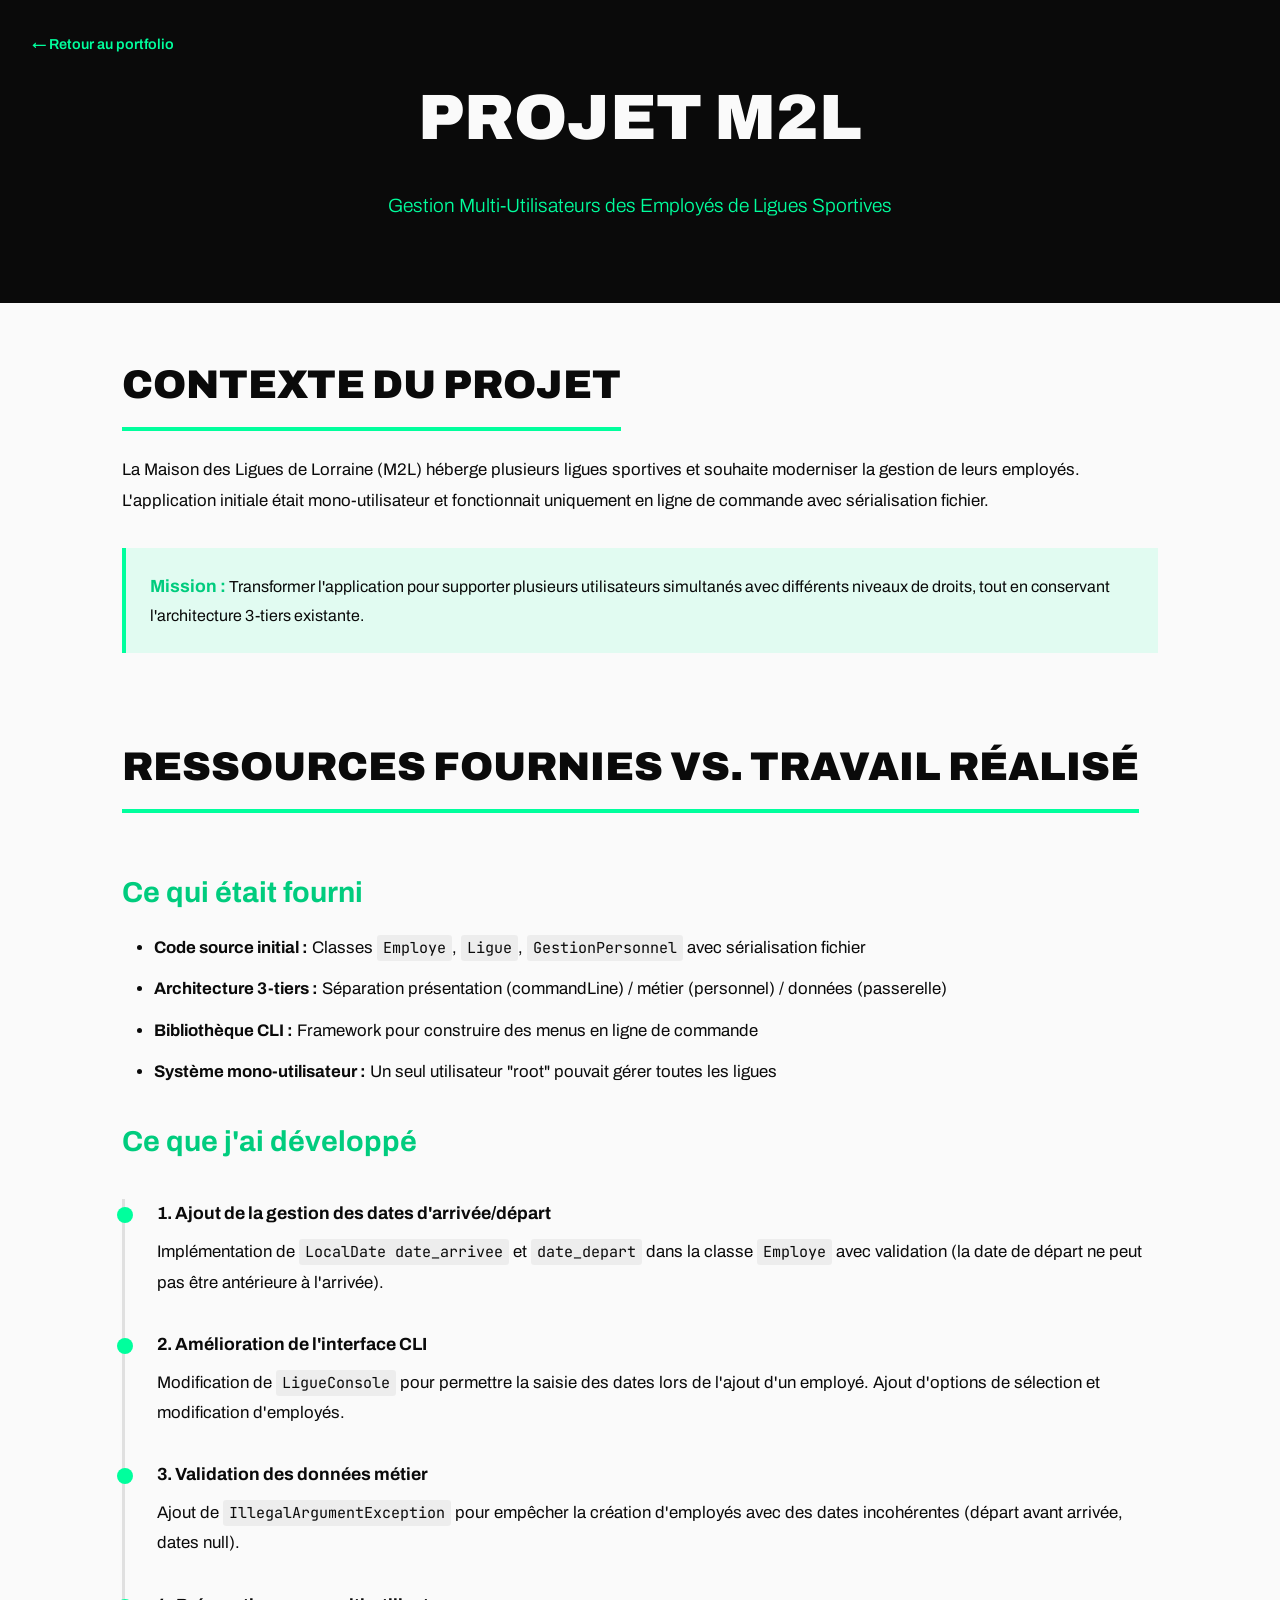
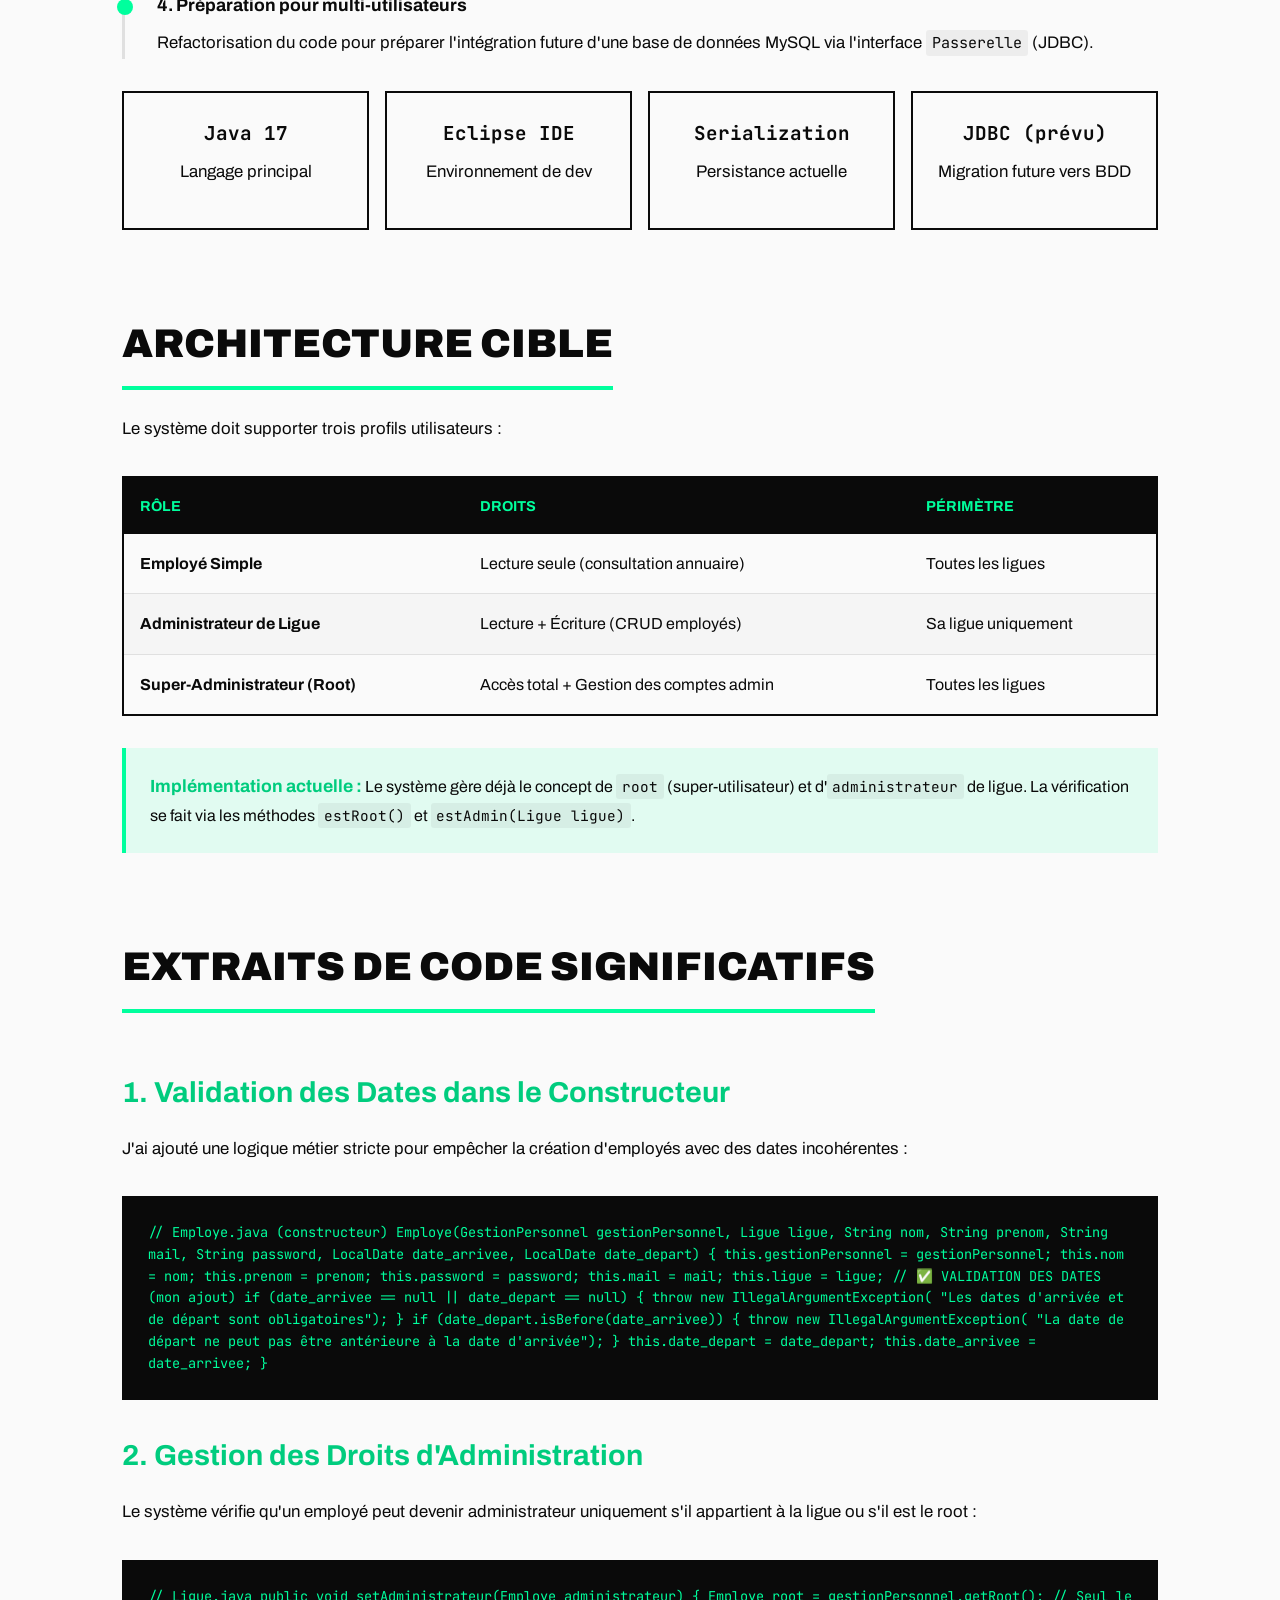
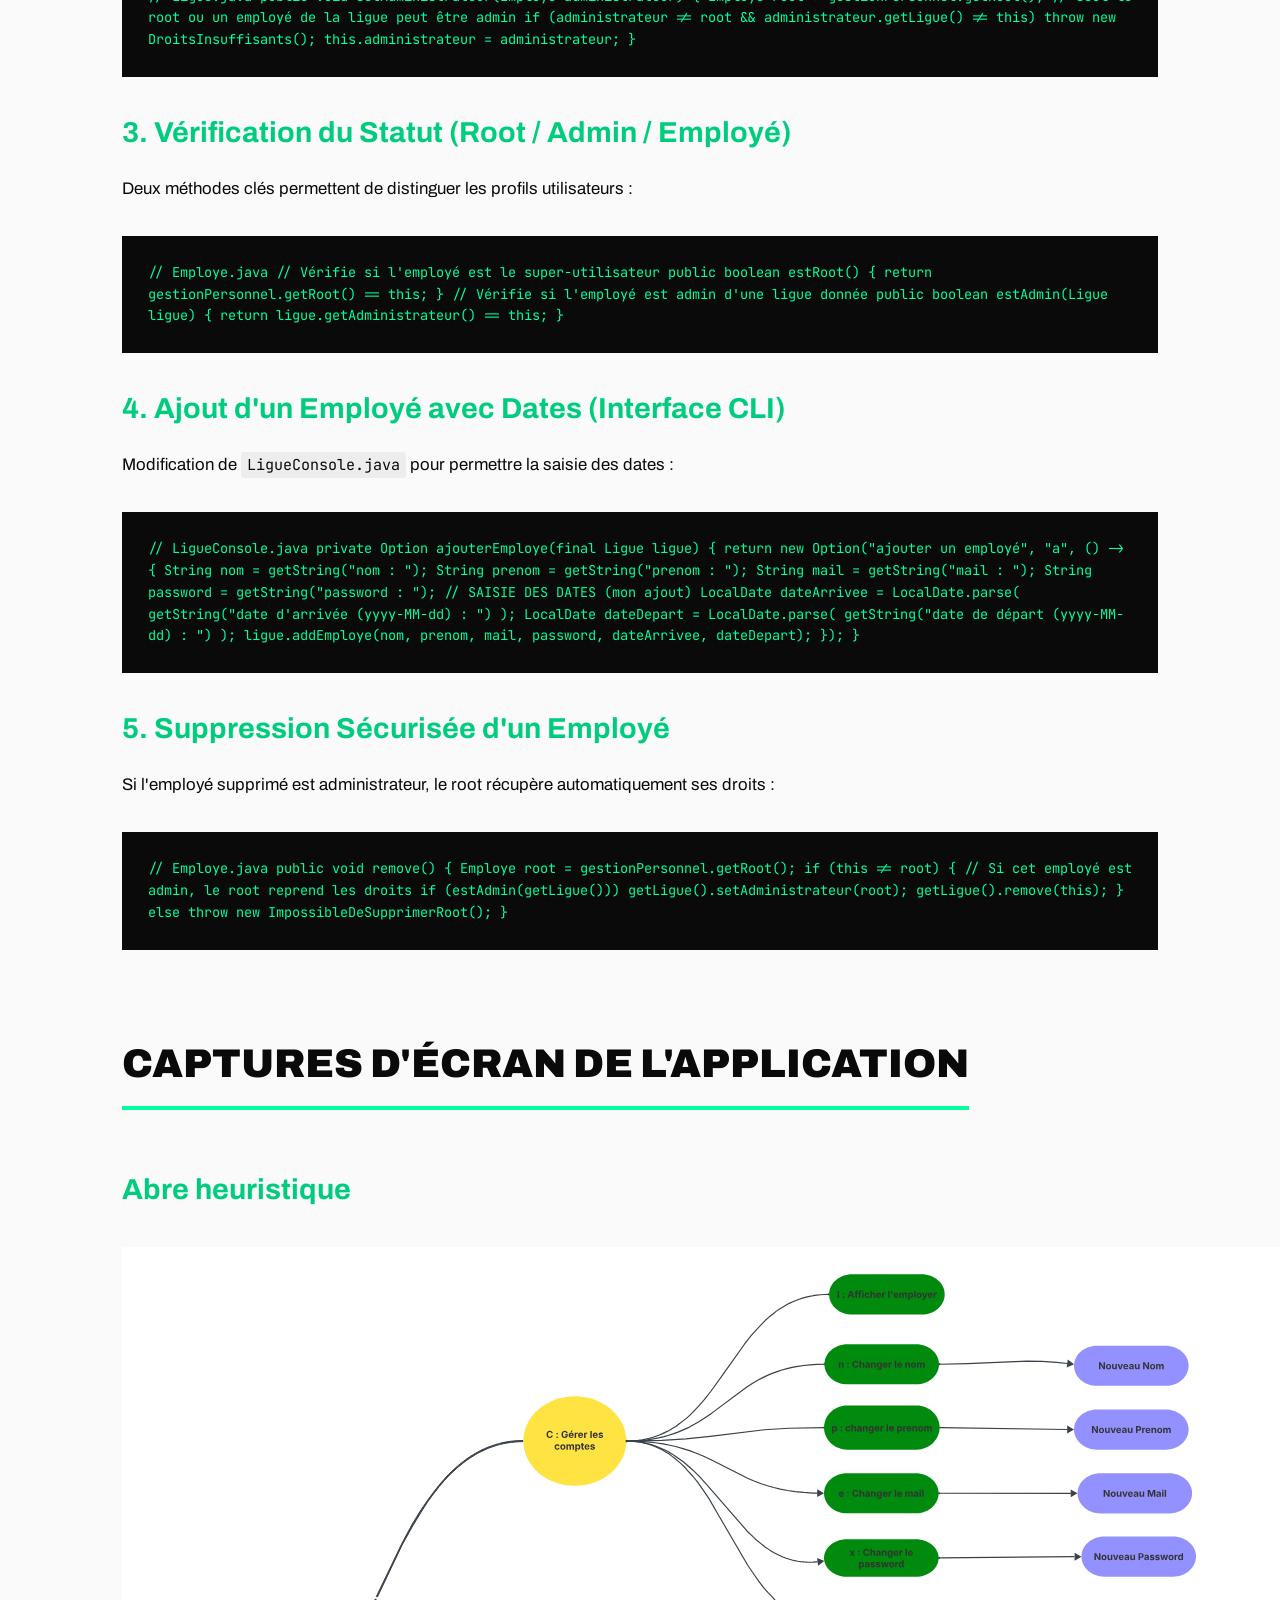
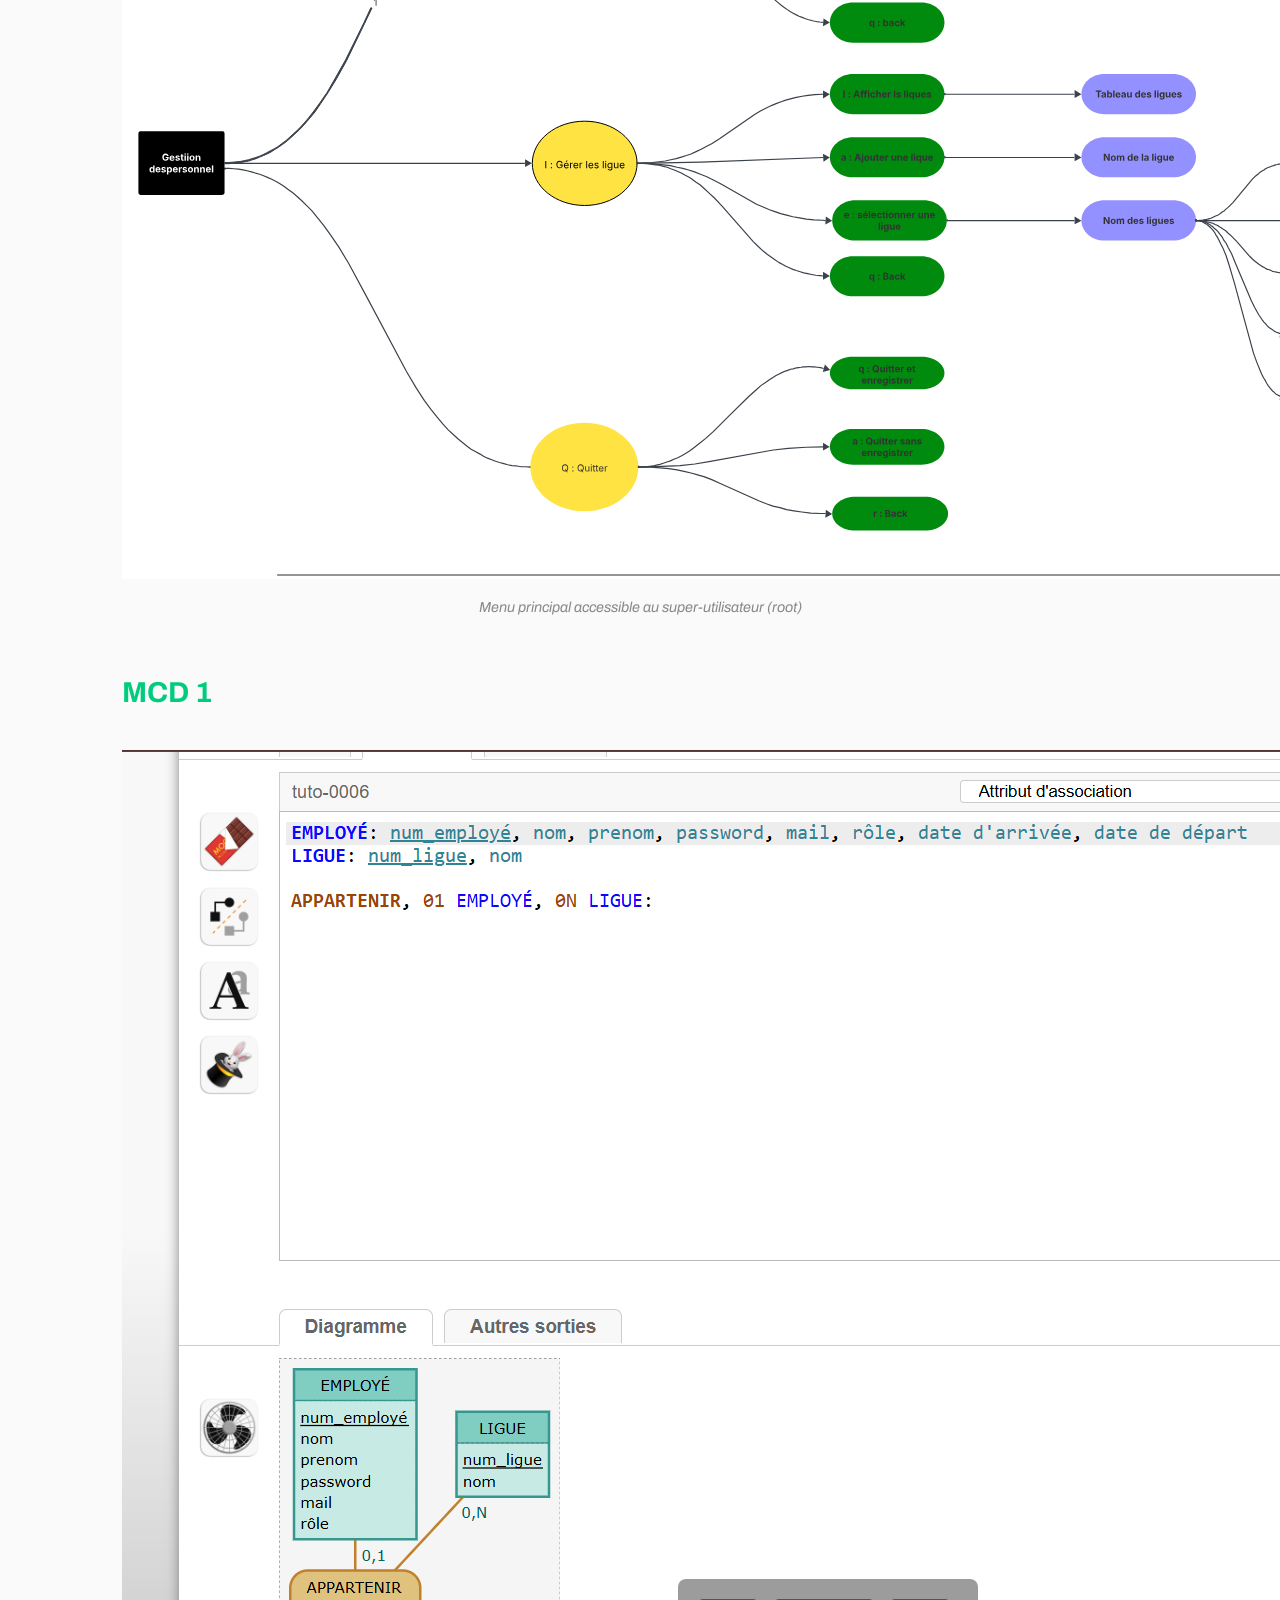
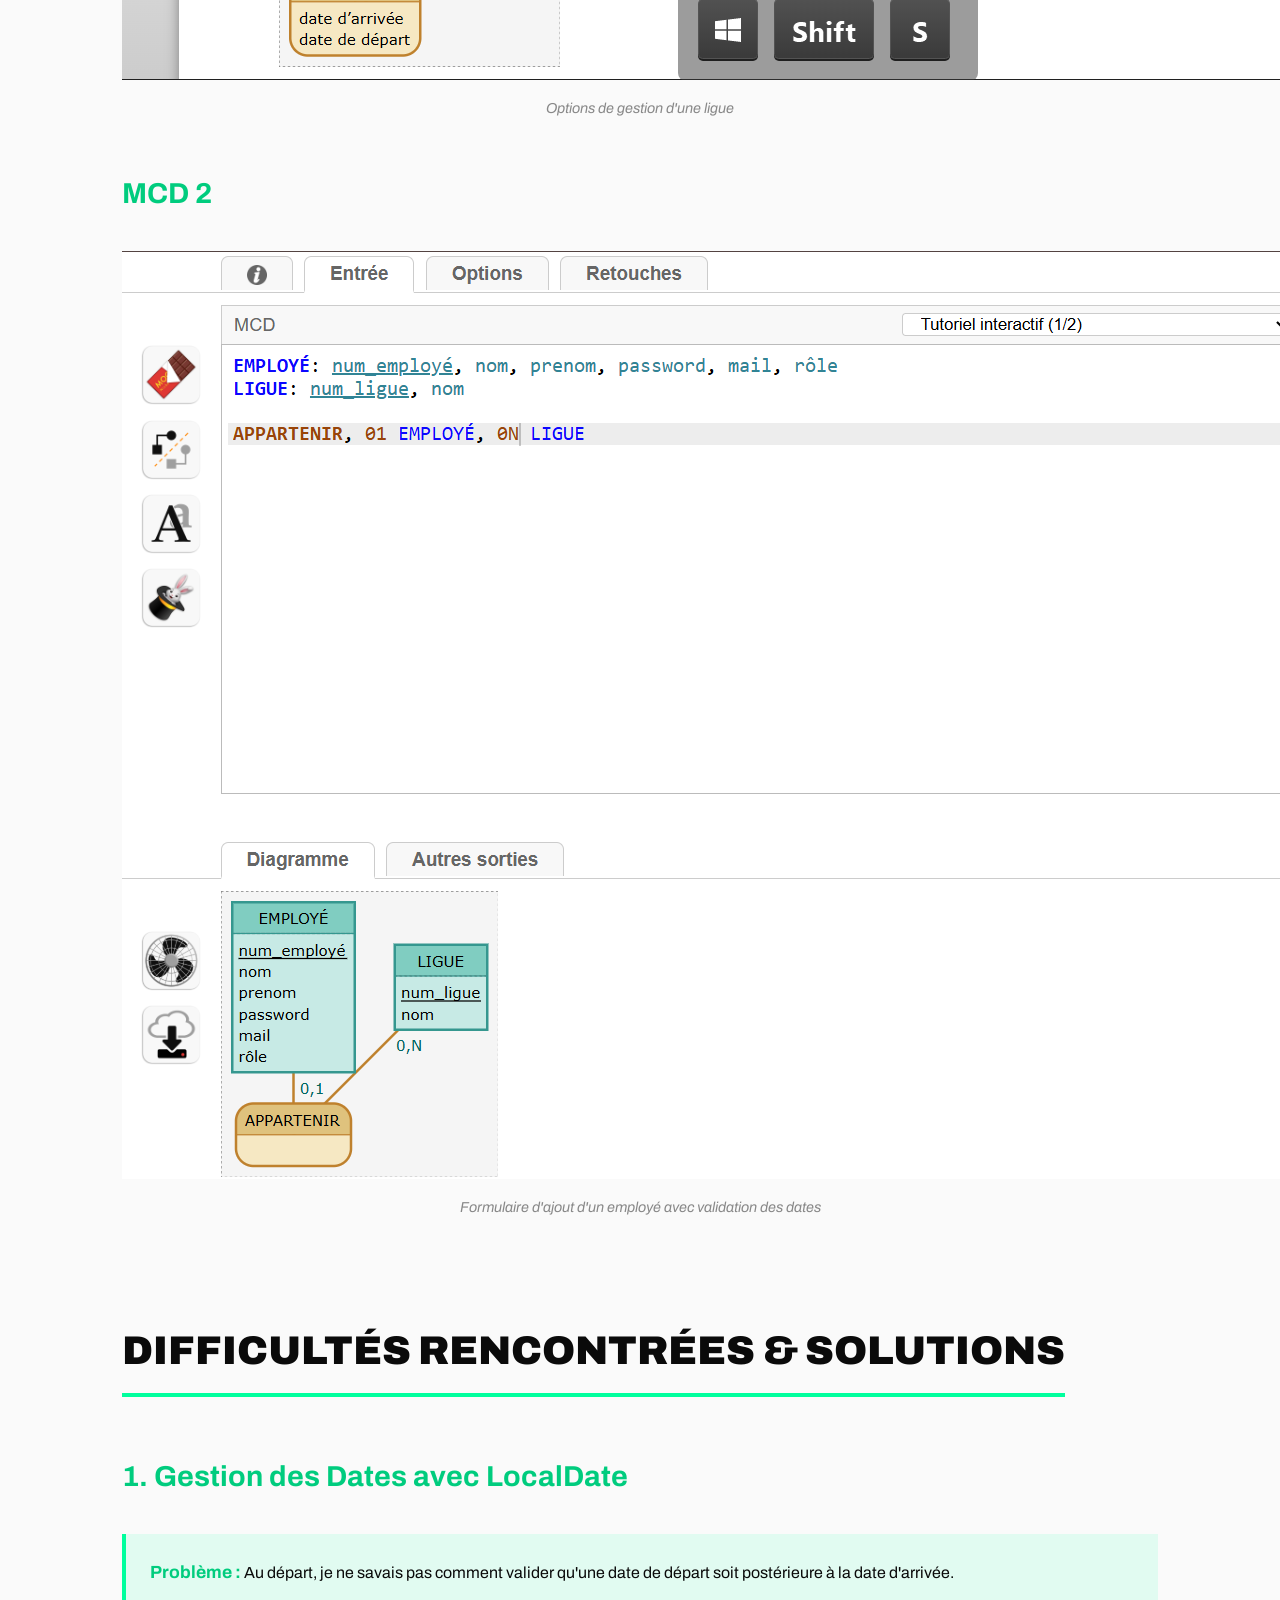
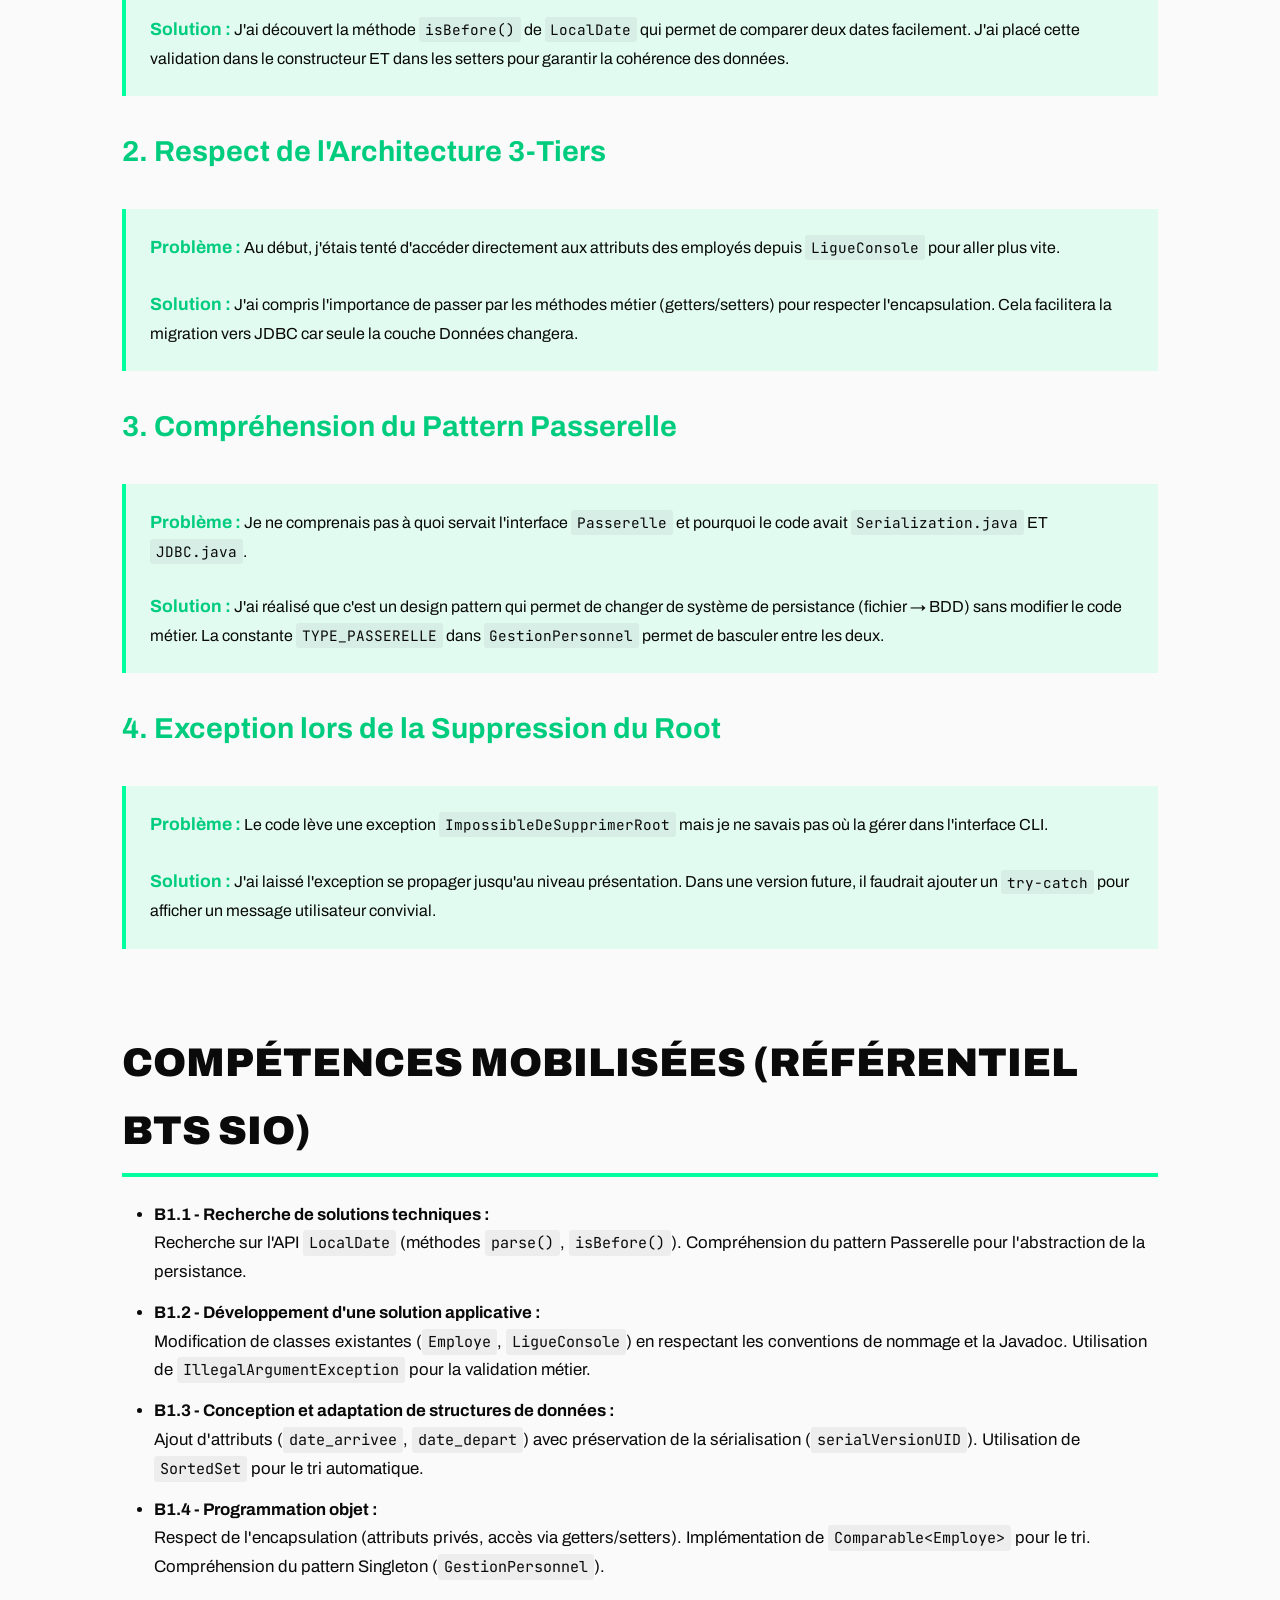
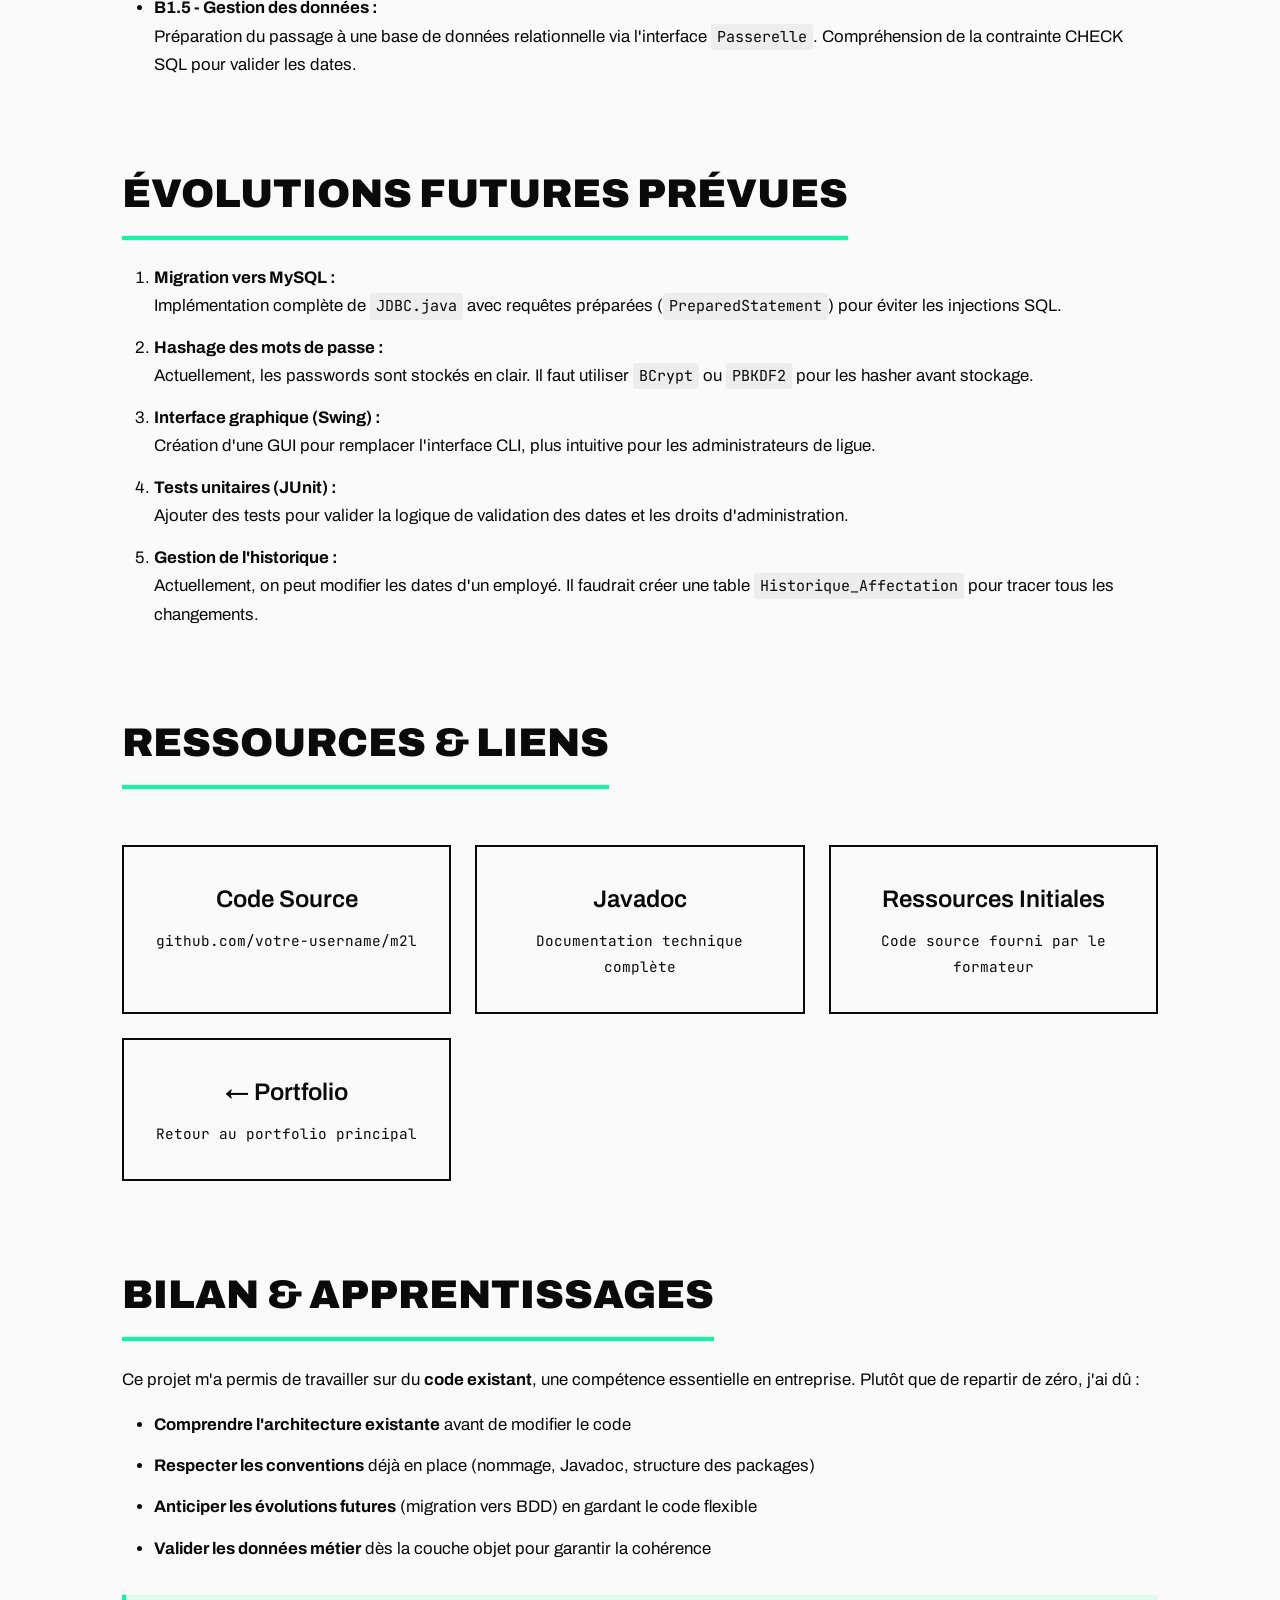
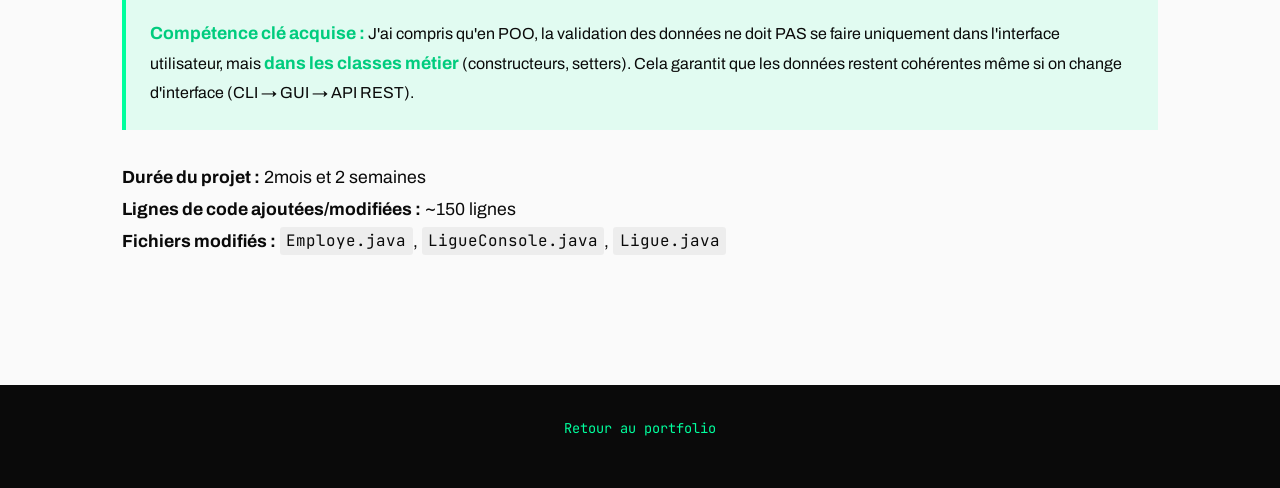
<file: Ranelle.html>
<!DOCTYPE html>
<html lang="fr">
<head>
    <meta charset="UTF-8">
    <meta name="viewport" content="width=device-width, initial-scale=1.0">
    <title>Projet M2L - Gestion Multi-Utilisateurs</title>
    <link rel="preconnect" href="https://fonts.googleapis.com">
    <link rel="preconnect" href="https://fonts.gstatic.com" crossorigin>
    <link href="https://fonts.googleapis.com/css2?family=JetBrains+Mono:wght@400;700&family=Archivo:wght@300;600;900&display=swap" rel="stylesheet">
    <style>
        :root {
            --noir: #0a0a0a;
            --blanc: #fafafa;
            --accent: #00ff9d;
            --accent-dim: #00cc7e;
            --gris: #888;
            --gris-clair: #e0e0e0;
            --border: 2px solid var(--noir);
        }

        * {
            margin: 0;
            padding: 0;
            box-sizing: border-box;
        }

        body {
            font-family: 'Archivo', sans-serif;
            background: var(--blanc);
            color: var(--noir);
            line-height: 1.7;
        }

        code, .mono {
            font-family: 'JetBrains Mono', monospace;
            background: rgba(0,0,0,0.05);
            padding: 0.2em 0.4em;
            border-radius: 3px;
            font-size: 0.9em;
        }

        /* HEADER */
        .project-header {
            background: var(--noir);
            color: var(--blanc);
            padding: 4rem 2rem;
            text-align: center;
            position: relative;
        }

        .back-link {
            position: absolute;
            top: 2rem;
            left: 2rem;
            color: var(--accent);
            text-decoration: none;
            font-weight: 600;
            font-size: 0.9rem;
        }

        .back-link:hover {
            text-decoration: underline;
        }

        h1 {
            font-size: clamp(2rem, 5vw, 4rem);
            font-weight: 900;
            margin-bottom: 1rem;
            text-transform: uppercase;
        }

        .subtitle {
            font-size: 1.2rem;
            color: var(--accent);
            font-weight: 300;
        }

        /* MAIN CONTENT */
        .container {
            max-width: 1100px;
            margin: 0 auto;
            padding: 3rem 2rem;
        }

        section {
            margin-bottom: 5rem;
        }

        h2 {
            font-size: 2.5rem;
            font-weight: 900;
            margin-bottom: 1.5rem;
            text-transform: uppercase;
            border-bottom: 4px solid var(--accent);
            padding-bottom: 0.5rem;
            display: inline-block;
        }

        h3 {
            font-size: 1.8rem;
            font-weight: 700;
            margin: 2rem 0 1rem;
            color: var(--accent-dim);
        }

        h4 {
            font-size: 1.3rem;
            font-weight: 600;
            margin: 1.5rem 0 0.8rem;
        }

        p {
            font-size: 1.05rem;
            margin-bottom: 1rem;
            line-height: 1.8;
        }

        ul, ol {
            margin-left: 2rem;
            margin-bottom: 1.5rem;
        }

        li {
            margin-bottom: 0.8rem;
            font-size: 1.05rem;
            line-height: 1.7;
        }

        /* INFO BOXES */
        .info-box {
            background: rgba(0, 255, 157, 0.1);
            border-left: 4px solid var(--accent);
            padding: 1.5rem;
            margin: 2rem 0;
        }

        .info-box.warning {
            background: rgba(255, 200, 0, 0.1);
            border-left-color: #ffc800;
        }

        .info-box strong {
            color: var(--accent-dim);
            font-size: 1.1rem;
        }

        /* TECH STACK */
        .tech-stack {
            display: grid;
            grid-template-columns: repeat(auto-fit, minmax(200px, 1fr));
            gap: 1rem;
            margin: 2rem 0;
        }

        .tech-item {
            border: var(--border);
            padding: 1.5rem;
            text-align: center;
            background: var(--blanc);
        }

        .tech-item strong {
            display: block;
            font-size: 1.2rem;
            margin-bottom: 0.5rem;
            font-family: 'JetBrains Mono', monospace;
        }

        /* IMAGES */
        .screenshot-grid {
            display: grid;
            grid-template-columns: repeat(auto-fit, minmax(300px, 1fr));
            gap: 2rem;
            margin: 2rem 0;
        }

        .screenshot {
            border: var(--border);
            background: var(--gris-clair);
            padding: 1rem;
            min-height: 300px;
            display: flex;
            align-items: center;
            justify-content: center;
            text-align: center;
            color: var(--gris);
            font-style: italic;
        }

        .screenshot img {
            max-width: 100%;
            height: auto;
            display: block;
        }

        .caption {
            text-align: center;
            font-size: 0.9rem;
            color: var(--gris);
            margin-top: 0.5rem;
            font-style: italic;
        }

        /* MCD DIAGRAM */
        .mcd-container {
            background: var(--blanc);
            border: var(--border);
            padding: 2rem;
            margin: 2rem 0;
            overflow-x: auto;
        }

        .mcd-diagram {
            min-width: 600px;
            font-family: 'JetBrains Mono', monospace;
            font-size: 0.9rem;
            white-space: pre;
            line-height: 1.6;
        }

        /* ROLES TABLE */
        .roles-table {
            width: 100%;
            border-collapse: collapse;
            margin: 2rem 0;
            border: var(--border);
        }

        .roles-table th {
            background: var(--noir);
            color: var(--accent);
            padding: 1rem;
            text-align: left;
            font-weight: 700;
            text-transform: uppercase;
            font-size: 0.9rem;
        }

        .roles-table td {
            padding: 1rem;
            border-bottom: 1px solid var(--gris-clair);
        }

        .roles-table tr:nth-child(even) {
            background: rgba(0,0,0,0.02);
        }

        /* TIMELINE */
        .timeline {
            margin: 2rem 0;
            padding-left: 2rem;
            border-left: 3px solid var(--gris-clair);
        }

        .timeline-item {
            margin-bottom: 2rem;
            position: relative;
        }

        .timeline-item::before {
            content: '';
            position: absolute;
            left: -2.5rem;
            top: 0.5rem;
            width: 1rem;
            height: 1rem;
            background: var(--accent);
            border-radius: 50%;
        }

        .timeline-item strong {
            display: block;
            font-size: 1.1rem;
            margin-bottom: 0.5rem;
        }

        /* LINKS */
        .link-grid {
            display: grid;
            grid-template-columns: repeat(auto-fit, minmax(250px, 1fr));
            gap: 1.5rem;
            margin: 2rem 0;
        }

        .link-card {
            border: var(--border);
            padding: 2rem;
            text-align: center;
            transition: all 0.3s;
            background: var(--blanc);
            text-decoration: none;
            color: var(--noir);
            display: block;
        }

        .link-card:hover {
            background: var(--noir);
            color: var(--accent);
            transform: translateY(-4px);
            box-shadow: 8px 8px 0 rgba(0,0,0,0.2);
        }

        .link-card h4 {
            margin: 0 0 0.5rem 0;
            font-size: 1.5rem;
        }

        .link-card p {
            margin: 0;
            font-size: 0.9rem;
            font-family: 'JetBrains Mono', monospace;
        }

        /* CODE BLOCKS */
        .code-block {
            background: var(--noir);
            color: var(--accent);
            padding: 1.5rem;
            margin: 2rem 0;
            overflow-x: auto;
            font-family: 'JetBrains Mono', monospace;
            font-size: 0.85rem;
            border: var(--border);
            line-height: 1.6;
        }

        /* FOOTER */
        footer {
            background: var(--noir);
            color: var(--blanc);
            padding: 2rem;
            text-align: center;
            font-family: 'JetBrains Mono', monospace;
            font-size: 0.85rem;
        }

        footer a {
            color: var(--accent);
            text-decoration: none;
        }

        /* RESPONSIVE */
        @media (max-width: 768px) {
            h1 { font-size: 2rem; }
            h2 { font-size: 1.8rem; }
            .screenshot-grid {
                grid-template-columns: 1fr;
            }
        }
    </style>
</head>
<body>
    <header class="project-header">
        <a href="index.html" class="back-link">← Retour au portfolio</a>
        <h1>Projet M2L</h1>
        <p class="subtitle">Gestion Multi-Utilisateurs des Employés de Ligues Sportives</p>
    </header>

    <div class="container">
        <!-- CONTEXTE -->
        <section>
            <h2> Contexte du Projet</h2>
            <p>
                La Maison des Ligues de Lorraine (M2L) héberge plusieurs ligues sportives et souhaite moderniser 
                la gestion de leurs employés. L'application initiale était mono-utilisateur et fonctionnait uniquement 
                en ligne de commande avec sérialisation fichier.
            </p>

            <div class="info-box">
                <strong> Mission :</strong> Transformer l'application pour supporter plusieurs utilisateurs simultanés 
                avec différents niveaux de droits, tout en conservant l'architecture 3-tiers existante.
            </div>
        </section>

        <!-- RESSOURCES FOURNIES -->
        <section>
            <h2> Ressources Fournies vs. Travail Réalisé</h2>
            
            <h3> Ce qui était fourni</h3>
            <ul>
                <li><strong>Code source initial :</strong> Classes <code>Employe</code>, <code>Ligue</code>, <code>GestionPersonnel</code> avec sérialisation fichier</li>
                <li><strong>Architecture 3-tiers :</strong> Séparation présentation (commandLine) / métier (personnel) / données (passerelle)</li>
                <li><strong>Bibliothèque CLI :</strong> Framework pour construire des menus en ligne de commande</li>
                <li><strong>Système mono-utilisateur :</strong> Un seul utilisateur "root" pouvait gérer toutes les ligues</li>
            </ul>

            <h3> Ce que j'ai développé</h3>
            <div class="timeline">
                <div class="timeline-item">
                    <strong>1. Ajout de la gestion des dates d'arrivée/départ</strong>
                    <p>
                        Implémentation de <code>LocalDate date_arrivee</code> et <code>date_depart</code> dans la classe 
                        <code>Employe</code> avec validation (la date de départ ne peut pas être antérieure à l'arrivée).
                    </p>
                </div>

                <div class="timeline-item">
                    <strong>2. Amélioration de l'interface CLI</strong>
                    <p>
                        Modification de <code>LigueConsole</code> pour permettre la saisie des dates lors de l'ajout d'un employé. 
                        Ajout d'options de sélection et modification d'employés.
                    </p>
                </div>

                <div class="timeline-item">
                    <strong>3. Validation des données métier</strong>
                    <p>
                        Ajout de <code>IllegalArgumentException</code> pour empêcher la création d'employés avec des dates incohérentes 
                        (départ avant arrivée, dates null).
                    </p>
                </div>

                <div class="timeline-item">
                    <strong>4. Préparation pour multi-utilisateurs</strong>
                    <p>
                        Refactorisation du code pour préparer l'intégration future d'une base de données MySQL via 
                        l'interface <code>Passerelle</code> (JDBC).
                    </p>
                </div>
            </div>

            <div class="tech-stack">
                <div class="tech-item">
                    <strong>Java 17</strong>
                    <p>Langage principal</p>
                </div>
                <div class="tech-item">
                    <strong>Eclipse IDE</strong>
                    <p>Environnement de dev</p>
                </div>
                <div class="tech-item">
                    <strong>Serialization</strong>
                    <p>Persistance actuelle</p>
                </div>
                <div class="tech-item">
                    <strong>JDBC (prévu)</strong>
                    <p>Migration future vers BDD</p>
                </div>
            </div>
        </section>

        <!-- NIVEAUX D'HABILITATION -->
        <section>
            <h2> Architecture cible</h2>
            
            <p>Le système doit supporter trois profils utilisateurs :</p>

            <table class="roles-table">
                <thead>
                    <tr>
                        <th>Rôle</th>
                        <th>Droits</th>
                        <th>Périmètre</th>
                    </tr>
                </thead>
                <tbody>
                    <tr>
                        <td><strong>Employé Simple</strong></td>
                        <td>Lecture seule (consultation annuaire)</td>
                        <td>Toutes les ligues</td>
                    </tr>
                    <tr>
                        <td><strong>Administrateur de Ligue</strong></td>
                        <td>Lecture + Écriture (CRUD employés)</td>
                        <td>Sa ligue uniquement</td>
                    </tr>
                    <tr>
                        <td><strong>Super-Administrateur (Root)</strong></td>
                        <td>Accès total + Gestion des comptes admin</td>
                        <td>Toutes les ligues</td>
                    </tr>
                </tbody>
            </table>

            <div class="info-box">
                <strong> Implémentation actuelle :</strong> Le système gère déjà le concept de <code>root</code> 
                (super-utilisateur) et d'<code>administrateur</code> de ligue. La vérification se fait via les méthodes 
                <code>estRoot()</code> et <code>estAdmin(Ligue ligue)</code>.
            </div>
        </section>





        <!-- EXTRAITS DE CODE -->
        <section>
            <h2> Extraits de Code Significatifs</h2>
            
            <h3>1. Validation des Dates dans le Constructeur</h3>
            <p>
                J'ai ajouté une logique métier stricte pour empêcher la création d'employés avec des dates incohérentes :
            </p>

            <div class="code-block">// Employe.java (constructeur)
Employe(GestionPersonnel gestionPersonnel, Ligue ligue, 
        String nom, String prenom, String mail, String password, 
        LocalDate date_arrivee, LocalDate date_depart)
{
    this.gestionPersonnel = gestionPersonnel;
    this.nom = nom;
    this.prenom = prenom;
    this.password = password;
    this.mail = mail;
    this.ligue = ligue;
    
    // ✅ VALIDATION DES DATES (mon ajout)
    if (date_arrivee == null || date_depart == null) {
        throw new IllegalArgumentException(
            "Les dates d'arrivée et de départ sont obligatoires");
    }

    if (date_depart.isBefore(date_arrivee)) {
        throw new IllegalArgumentException(
            "La date de départ ne peut pas être antérieure à la date d'arrivée");
    }
    
    this.date_depart = date_depart;
    this.date_arrivee = date_arrivee;
}</div>

            <h3>2. Gestion des Droits d'Administration</h3>
            <p>
                Le système vérifie qu'un employé peut devenir administrateur uniquement s'il appartient à la ligue 
                ou s'il est le root :
            </p>

            <div class="code-block">// Ligue.java
public void setAdministrateur(Employe administrateur)
{
    Employe root = gestionPersonnel.getRoot();
    
    // Seul le root ou un employé de la ligue peut être admin
    if (administrateur != root && administrateur.getLigue() != this)
        throw new DroitsInsuffisants();
        
    this.administrateur = administrateur;
}</div>

            <h3>3. Vérification du Statut (Root / Admin / Employé)</h3>
            <p>
                Deux méthodes clés permettent de distinguer les profils utilisateurs :
            </p>

            <div class="code-block">// Employe.java

// Vérifie si l'employé est le super-utilisateur
public boolean estRoot()
{
    return gestionPersonnel.getRoot() == this;
}

// Vérifie si l'employé est admin d'une ligue donnée
public boolean estAdmin(Ligue ligue)
{
    return ligue.getAdministrateur() == this;
}</div>

            <h3>4. Ajout d'un Employé avec Dates (Interface CLI)</h3>
            <p>
                Modification de <code>LigueConsole.java</code> pour permettre la saisie des dates :
            </p>

            <div class="code-block">// LigueConsole.java
private Option ajouterEmploye(final Ligue ligue)
{
    return new Option("ajouter un employé", "a", () ->
    {
        String nom = getString("nom : ");
        String prenom = getString("prenom : ");
        String mail = getString("mail : ");
        String password = getString("password : ");

        //  SAISIE DES DATES (mon ajout)
        LocalDate dateArrivee = LocalDate.parse(
            getString("date d'arrivée (yyyy-MM-dd) : ")
        );

        LocalDate dateDepart = LocalDate.parse(
            getString("date de départ (yyyy-MM-dd) : ")
        );

        ligue.addEmploye(nom, prenom, mail, password, 
                         dateArrivee, dateDepart);
    });
}</div>

            <h3>5. Suppression Sécurisée d'un Employé</h3>
            <p>
                Si l'employé supprimé est administrateur, le root récupère automatiquement ses droits :
            </p>

            <div class="code-block">// Employe.java
public void remove()
{
    Employe root = gestionPersonnel.getRoot();
    
    if (this != root)
    {
        // Si cet employé est admin, le root reprend les droits
        if (estAdmin(getLigue()))
            getLigue().setAdministrateur(root);
            
        getLigue().remove(this);
    }
    else
        throw new ImpossibleDeSupprimerRoot();
}</div>
        </section>

        <!-- CAPTURES D'ÉCRAN -->
        <section>
            <h2> Captures d'Écran de l'Application</h2>
            
            <h3>Abre heuristique</h3>
            <div class="screenshot-grid">
                <div>
                    <img src="images/AbreHeureustique.png" alt="Abre heuristique">
                    <p class="caption">Menu principal accessible au super-utilisateur (root)</p>
                </div>
            </div>

            <h3>MCD 1</h3>
            <div class="screenshot-grid">
                <div>
                    <img src="images/MCD1.png" alt="MCD 1">
                    <p class="caption">Options de gestion d'une ligue</p>
                </div>
            </div>

            <h3>MCD 2 </h3>
            <div class="screenshot-grid">
                <div>
                    <img src="images/MCD2.png" alt="MCD 2">
                    <p class="caption">Formulaire d'ajout d'un employé avec validation des dates</p>
                </div>
            </div>
        </section>

        <!-- DIFFICULTÉS RENCONTRÉES -->
        <section>
            <h2> Difficultés Rencontrées & Solutions</h2>
            
            <h3>1. Gestion des Dates avec LocalDate</h3>
            <div class="info-box">
                <strong>Problème :</strong> Au départ, je ne savais pas comment valider qu'une date de départ soit postérieure 
                à la date d'arrivée.<br><br>
                <strong>Solution :</strong> J'ai découvert la méthode <code>isBefore()</code> de <code>LocalDate</code> qui permet 
                de comparer deux dates facilement. J'ai placé cette validation dans le constructeur ET dans les setters pour garantir 
                la cohérence des données.
            </div>

            <h3>2. Respect de l'Architecture 3-Tiers</h3>
            <div class="info-box">
                <strong>Problème :</strong> Au début, j'étais tenté d'accéder directement aux attributs des employés depuis 
                <code>LigueConsole</code> pour aller plus vite.<br><br>
                <strong>Solution :</strong> J'ai compris l'importance de passer par les méthodes métier (getters/setters) pour 
                respecter l'encapsulation. Cela facilitera la migration vers JDBC car seule la couche Données changera.
            </div>

            <h3>3. Compréhension du Pattern Passerelle</h3>
            <div class="info-box">
                <strong>Problème :</strong> Je ne comprenais pas à quoi servait l'interface <code>Passerelle</code> et pourquoi 
                le code avait <code>Serialization.java</code> ET <code>JDBC.java</code>.<br><br>
                <strong>Solution :</strong> J'ai réalisé que c'est un design pattern qui permet de changer de système de persistance 
                (fichier → BDD) sans modifier le code métier. La constante <code>TYPE_PASSERELLE</code> dans <code>GestionPersonnel</code> 
                permet de basculer entre les deux.
            </div>

            <h3>4. Exception lors de la Suppression du Root</h3>
            <div class="info-box">
                <strong>Problème :</strong> Le code lève une exception <code>ImpossibleDeSupprimerRoot</code> mais je ne savais pas 
                où la gérer dans l'interface CLI.<br><br>
                <strong>Solution :</strong> J'ai laissé l'exception se propager jusqu'au niveau présentation. Dans une version future, 
                il faudrait ajouter un <code>try-catch</code> pour afficher un message utilisateur convivial.
            </div>
        </section>

        <!-- COMPÉTENCES -->
        <section>
            <h2> Compétences Mobilisées (Référentiel BTS SIO)</h2>
            
            <ul>
                <li>
                    <strong>B1.1 - Recherche de solutions techniques :</strong><br>
                    Recherche sur l'API <code>LocalDate</code> (méthodes <code>parse()</code>, <code>isBefore()</code>). 
                    Compréhension du pattern Passerelle pour l'abstraction de la persistance.
                </li>
                <li>
                    <strong>B1.2 - Développement d'une solution applicative :</strong><br>
                    Modification de classes existantes (<code>Employe</code>, <code>LigueConsole</code>) en respectant 
                    les conventions de nommage et la Javadoc. Utilisation de <code>IllegalArgumentException</code> pour 
                    la validation métier.
                </li>
                <li>
                    <strong>B1.3 - Conception et adaptation de structures de données :</strong><br>
                    Ajout d'attributs (<code>date_arrivee</code>, <code>date_depart</code>) avec préservation de la 
                    sérialisation (<code>serialVersionUID</code>). Utilisation de <code>SortedSet</code> pour le tri automatique.
                </li>
                <li>
                    <strong>B1.4 - Programmation objet :</strong><br>
                    Respect de l'encapsulation (attributs privés, accès via getters/setters). Implémentation de 
                    <code>Comparable&lt;Employe&gt;</code> pour le tri. Compréhension du pattern Singleton 
                    (<code>GestionPersonnel</code>).
                </li>
                <li>
                    <strong>B1.5 - Gestion des données :</strong><br>
                    Préparation du passage à une base de données relationnelle via l'interface <code>Passerelle</code>. 
                    Compréhension de la contrainte CHECK SQL pour valider les dates.
                </li>
            </ul>
        </section>

        <!-- ÉVOLUTIONS FUTURES -->
        <section>
            <h2> Évolutions Futures Prévues</h2>
            
            <ol>
                <li>
                    <strong>Migration vers MySQL :</strong><br>
                    Implémentation complète de <code>JDBC.java</code> avec requêtes préparées (<code>PreparedStatement</code>) 
                    pour éviter les injections SQL.
                </li>
                <li>
                    <strong>Hashage des mots de passe :</strong><br>
                    Actuellement, les passwords sont stockés en clair. Il faut utiliser <code>BCrypt</code> ou 
                    <code>PBKDF2</code> pour les hasher avant stockage.
                </li>
                <li>
                    <strong>Interface graphique (Swing) :</strong><br>
                    Création d'une GUI pour remplacer l'interface CLI, plus intuitive pour les administrateurs de ligue.
                </li>
                <li>
                    <strong>Tests unitaires (JUnit) :</strong><br>
                    Ajouter des tests pour valider la logique de validation des dates et les droits d'administration.
                </li>
                <li>
                    <strong>Gestion de l'historique :</strong><br>
                    Actuellement, on peut modifier les dates d'un employé. Il faudrait créer une table 
                    <code>Historique_Affectation</code> pour tracer tous les changements.
                </li>
            </ol>
        </section>

        <!-- LIENS -->
        <section>
            <h2> Ressources & Liens</h2>
            
            <div class="link-grid">
                <a href="#" class="link-card" onclick="alert('Remplacez par votre lien GitHub du projet M2L'); return false;">
                    <h4> Code Source</h4>
                    <p>github.com/votre-username/m2l</p>
                </a>

                <a href="#" class="link-card" onclick="alert('Remplacez par le lien de la Javadoc générée'); return false;">
                    <h4>Javadoc</h4>
                    <p>Documentation technique complète</p>
                </a>

                <a href="#" class="link-card" onclick="alert('Lien vers le dépôt du code initial fourni'); return false;">
                    <h4> Ressources Initiales</h4>
                    <p>Code source fourni par le formateur</p>
                </a>

                <a href="portfolio.html" class="link-card">
                    <h4>← Portfolio</h4>
                    <p>Retour au portfolio principal</p>
                </a>
            </div>
        </section>

        <!-- CONCLUSION -->
        <section>
            <h2> Bilan & Apprentissages</h2>
            
            <p>
                Ce projet m'a permis de travailler sur du <strong>code existant</strong>, une compétence essentielle 
                en entreprise. Plutôt que de repartir de zéro, j'ai dû :
            </p>

            <ul>
                <li><strong>Comprendre l'architecture existante</strong> avant de modifier le code</li>
                <li><strong>Respecter les conventions</strong> déjà en place (nommage, Javadoc, structure des packages)</li>
                <li><strong>Anticiper les évolutions futures</strong> (migration vers BDD) en gardant le code flexible</li>
                <li><strong>Valider les données métier</strong> dès la couche objet pour garantir la cohérence</li>
            </ul>

            <div class="info-box">
                <strong>Compétence clé acquise :</strong> J'ai compris qu'en POO, la validation des données ne doit 
                PAS se faire uniquement dans l'interface utilisateur, mais <strong>dans les classes métier</strong> 
                (constructeurs, setters). Cela garantit que les données restent cohérentes même si on change d'interface 
                (CLI → GUI → API REST).
            </div>

            <p style="margin-top: 2rem; font-size: 1.1rem;">
                <strong>Durée du projet :</strong> 2mois et 2 semaines<br>
                <strong>Lignes de code ajoutées/modifiées :</strong> ~150 lignes<br>
                <strong>Fichiers modifiés :</strong> <code>Employe.java</code>, <code>LigueConsole.java</code>, <code>Ligue.java</code>
            </p>
        </section>
    </div>

    <footer>
        
            <a href="index.html">Retour au portfolio</a>
        </p>
    </footer>
</body>
</html>
</file>
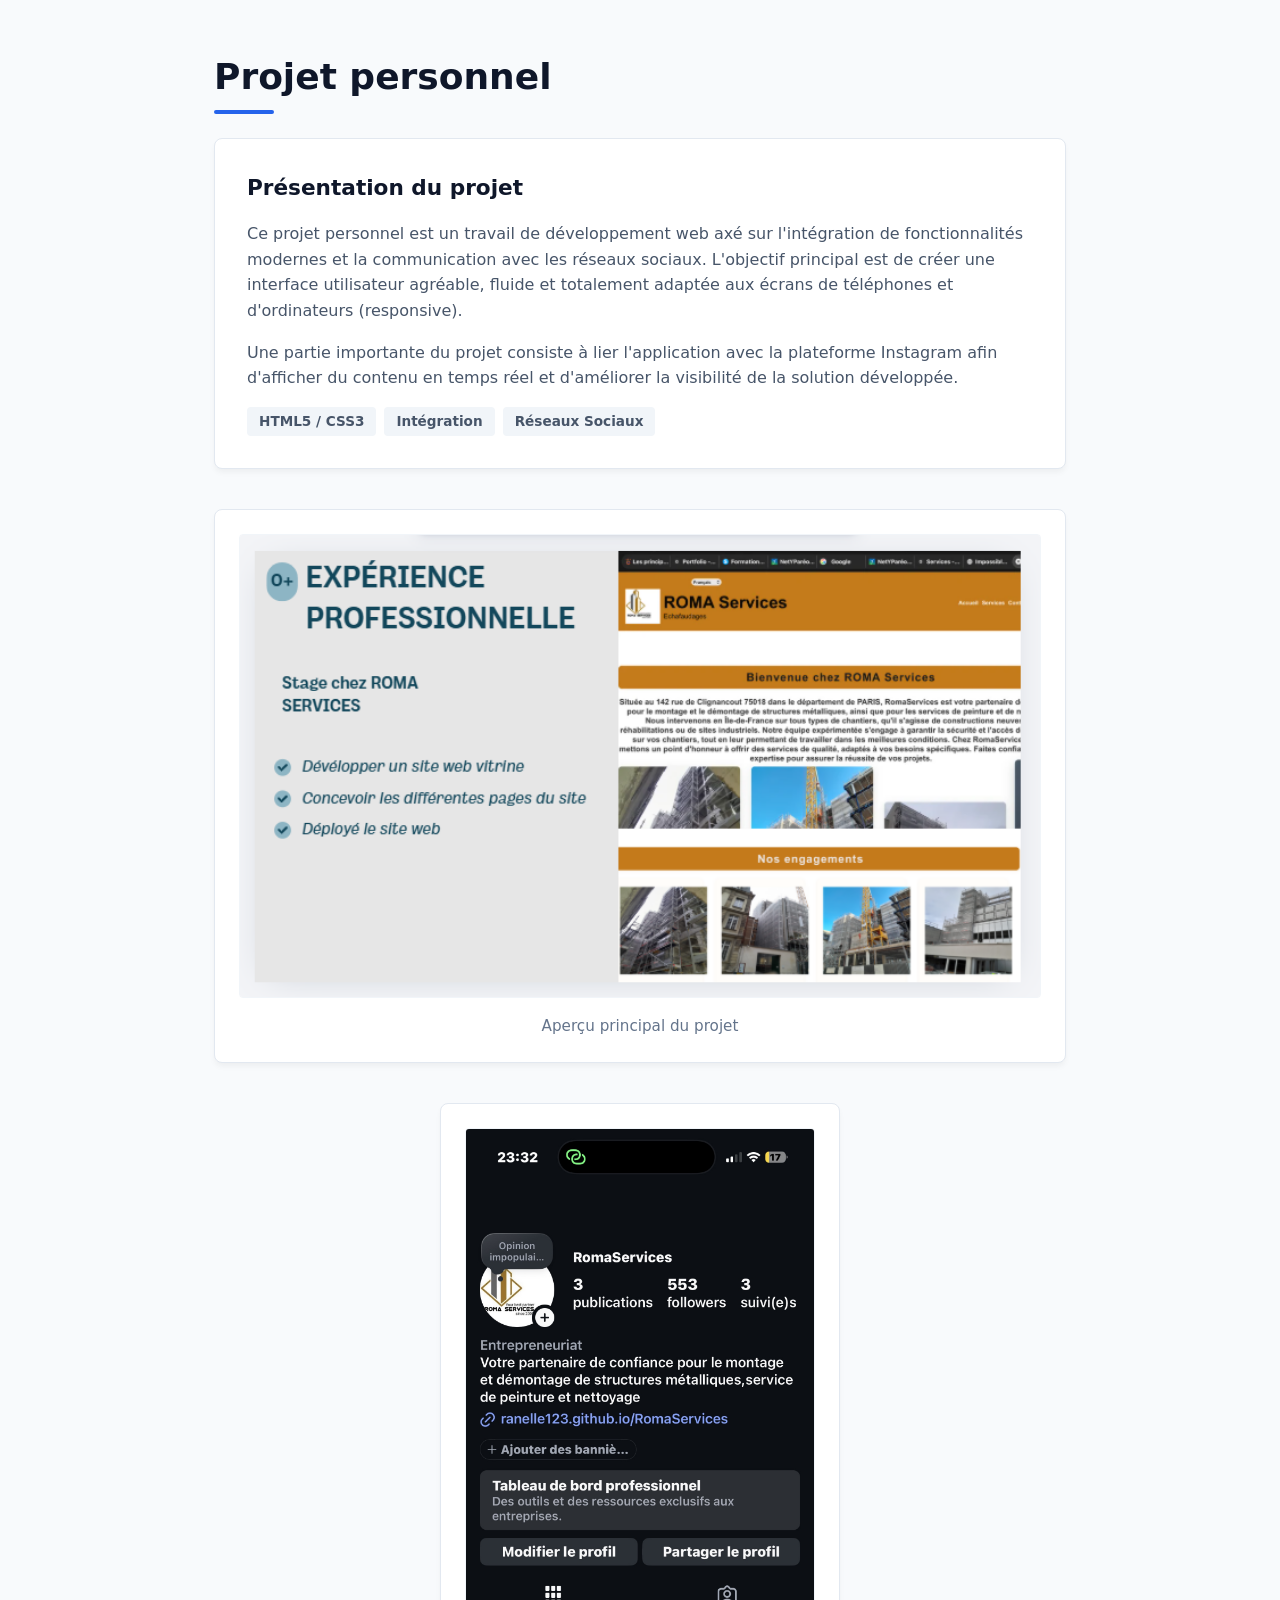
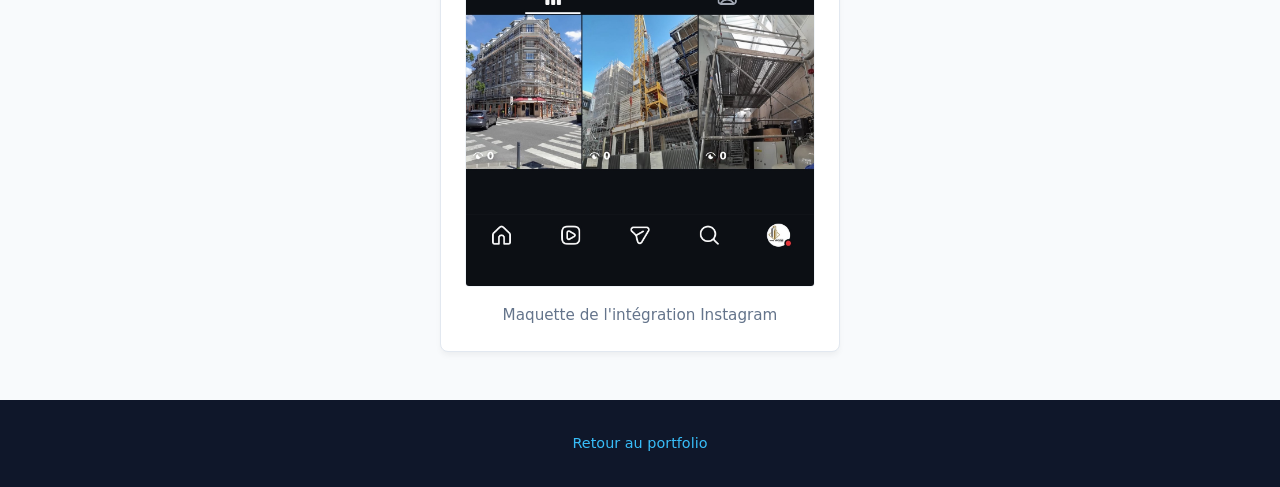
<file: Stage.html>
<!DOCTYPE html>
<html lang="fr">
<head>
    <meta charset="UTF-8">
    <meta name="viewport" content="width=device-width, initial-scale=1.0">
    <title>Documentation - Projet Personnel</title>
    <style>
        /* ==========================================================================
           1. Réinitialisation et Variables
           ========================================================================== */
        * {
            margin: 0;
            padding: 0;
            box-sizing: border-box;
        }

        :root {
            --bg-color: #f8fafc;
            --text-color: #334155;
            --primary-color: #2563eb; /* Bleu professionnel */
            --card-bg: #ffffff;
            --border-color: #e2e8f0;
        }

        body {
            font-family: system-ui, -apple-system, BlinkMacSystemFont, 'Segoe UI', Roboto, sans-serif;
            background-color: var(--bg-color);
            color: var(--text-color);
            line-height: 1.6;
            display: flex;
            flex-direction: column;
            min-height: 100vh;
        }

        /* ==========================================================================
           2. Structure Principale
           ========================================================================== */
        .container {
            flex: 1;
            width: 100%;
            max-width: 900px;
            margin: 0 auto;
            padding: 3rem 1.5rem;
        }

        h1 {
            font-size: 2.25rem;
            color: #0f172a;
            margin-bottom: 1.5rem;
            position: relative;
            padding-bottom: 0.5rem;
        }

        /* Petite barre bleue sous le titre */
        h1::after {
            content: '';
            position: absolute;
            bottom: 0;
            left: 0;
            width: 60px;
            height: 4px;
            background-color: var(--primary-color);
            border-radius: 2px;
        }

        /* ==========================================================================
           3. Zone de Description (Texte simple)
           ========================================================================== */
        .project-description {
            background-color: var(--card-bg);
            border: 1px solid var(--border-color);
            border-radius: 8px;
            padding: 2rem;
            margin-bottom: 2.5rem;
            box-shadow: 0 4px 6px -1px rgba(0, 0, 0, 0.05);
        }

        .project-description h2 {
            font-size: 1.35rem;
            color: #0f172a;
            margin-bottom: 1rem;
        }

        .project-description p {
            margin-bottom: 1rem;
            color: #475569;
        }

        .tech-tags {
            display: flex;
            gap: 0.5rem;
            margin-top: 1rem;
        }

        .tag {
            background-color: #f1f5f9;
            color: #475569;
            padding: 0.25rem 0.75rem;
            border-radius: 4px;
            font-size: 0.85rem;
            font-weight: 600;
        }

        /* ==========================================================================
           4. Galerie de Documentation (Images)
           ========================================================================== */
        .image-gallery {
            display: flex;
            flex-direction: column;
            gap: 2.5rem;
        }

        .image-card {
            background-color: var(--card-bg);
            border: 1px solid var(--border-color);
            border-radius: 8px;
            padding: 1.5rem;
            box-shadow: 0 4px 6px -1px rgba(0, 0, 0, 0.05);
        }

        .image-card img {
            width: 100%;
            height: auto;
            display: block;
            border-radius: 4px;
            border: 1px solid #f1f5f9;
        }

        /* Règle spécifique pour réduire la taille de la deuxième photo */
        .small-img {
            max-width: 400px;
            margin: 0 auto; /* Centre la carte plus petite */
        }

        .caption {
            margin-top: 1rem;
            font-size: 0.95rem;
            font-weight: 500;
            color: #64748b;
            text-align: center;
        }

        /* ==========================================================================
           5. Pied de page (Footer)
           ========================================================================== */
        footer {
            background-color: #0f172a;
            color: #94a3b8;
            text-align: center;
            padding: 2rem 1.5rem;
            margin-top: auto; /* Force le footer à rester en bas de l'écran */
            font-size: 0.9rem;
        }

        .back-link {
            color: #38bdf8;
            text-decoration: none;
            font-weight: 500;
            transition: color 0.2s ease;
        }

        .back-link:hover {
            color: #ffffff;
            text-decoration: underline;
        }
    </style>
</head>
<body>

    <main class="container">
        <h1>Projet personnel</h1>
        
        <!-- Section de documentation en français facile -->
        <section class="project-description">
            <h2>Présentation du projet</h2>
            <p>
                Ce projet personnel est un travail de développement web axé sur l'intégration de fonctionnalités modernes et la communication avec les réseaux sociaux. 
                L'objectif principal est de créer une interface utilisateur agréable, fluide et totalement adaptée aux écrans de téléphones et d'ordinateurs (responsive).
            </p>
            <p>
                Une partie importante du projet consiste à lier l'application avec la plateforme Instagram afin d'afficher du contenu en temps réel et d'améliorer la visibilité de la solution développée.
            </p>
            <div class="tech-tags">
                <span class="tag">HTML5 / CSS3</span>
                <span class="tag">Intégration</span>
                <span class="tag">Réseaux Sociaux</span>
            </div>
        </section>
        
        <!-- Conteneur qui englobe et cadre les images -->
        <div class="image-gallery">
            
            <!-- Première image (Grande taille par défaut) -->
            <div class="image-card">
                <img src="images/ROMAAA.png" alt="Illustration Roma">
                <p class="caption">Aperçu principal du projet</p>
            </div>
            
            <!-- Deuxième image (Réduite grâce à la classe .small-img) -->
            <div class="image-card small-img">
                <img src="images/instagram.png" alt="Interface Instagram">
                <p class="caption">Maquette de l'intégration Instagram</p>
            </div>

        </div>
    </main>

    <footer>
          
            <a href="index.html" class="back-link">Retour au portfolio</a>
        </p>
    </footer>

</body>
</html>
</file>
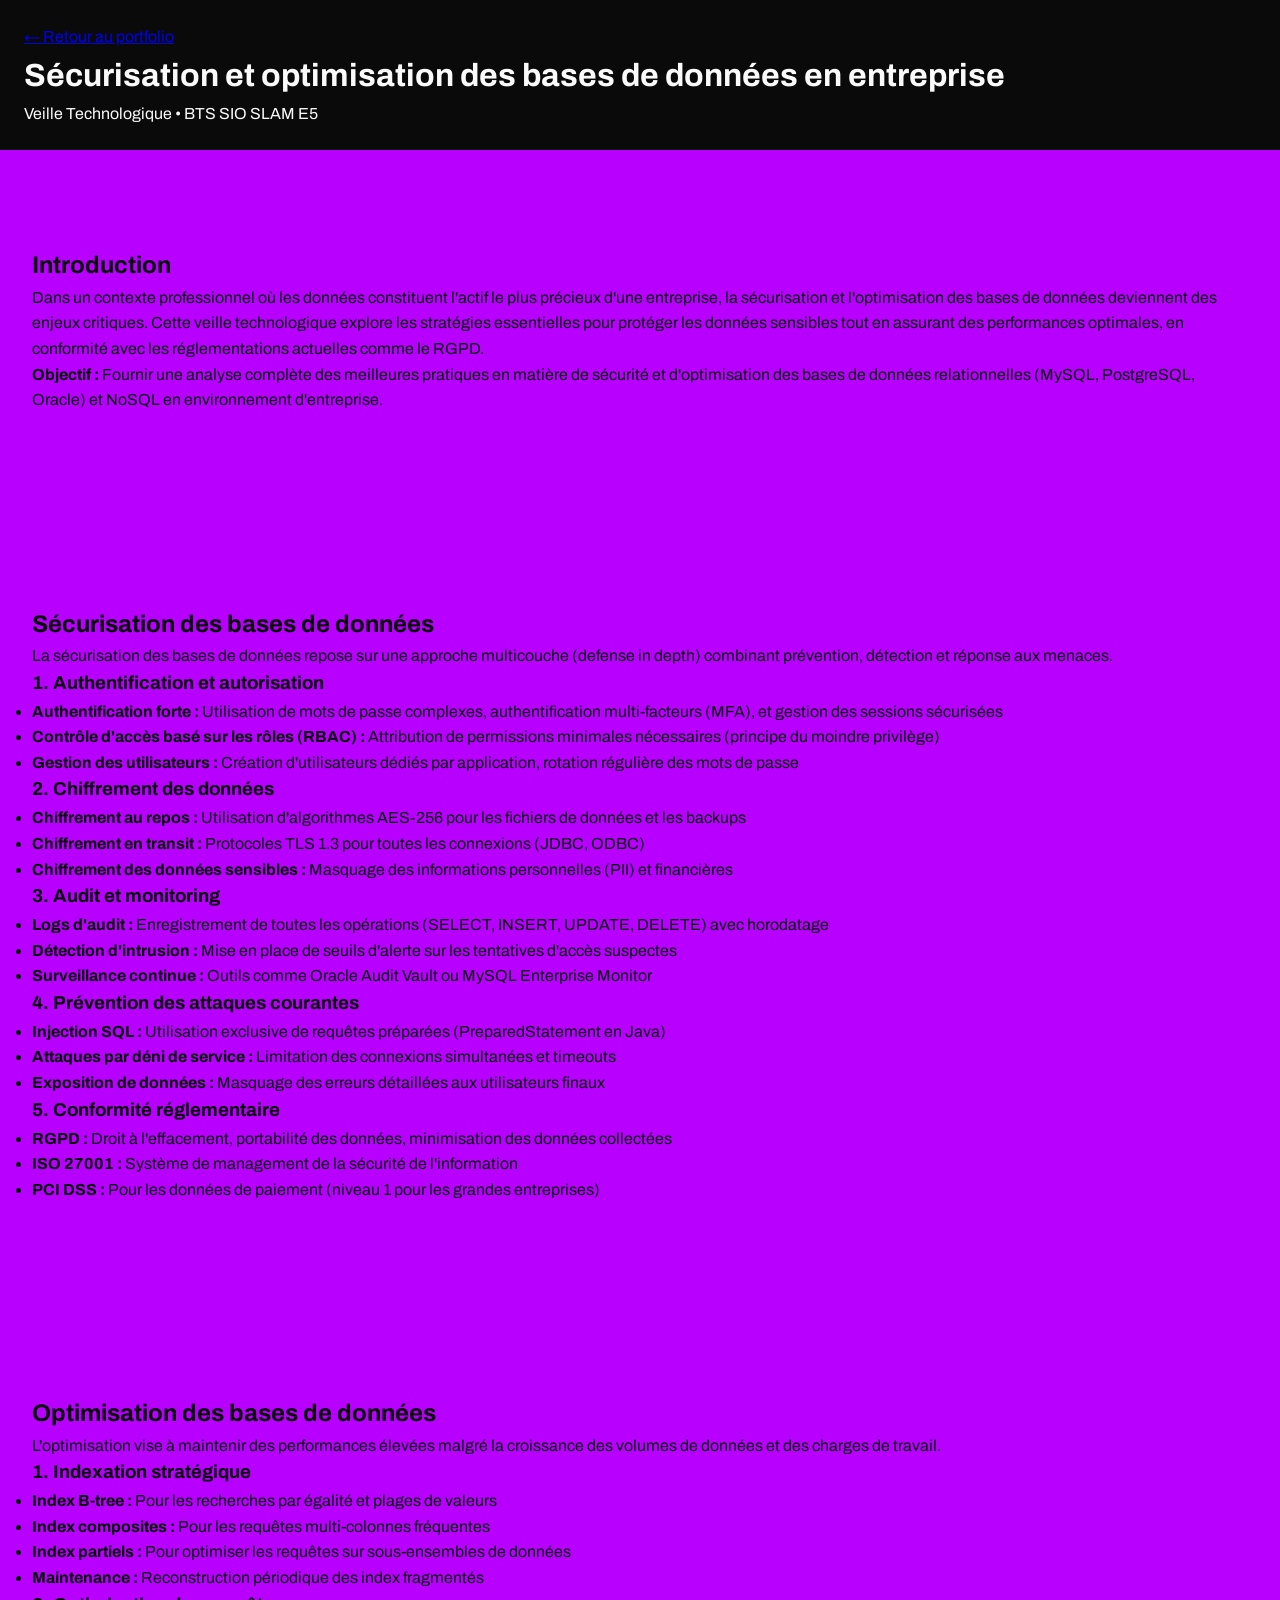
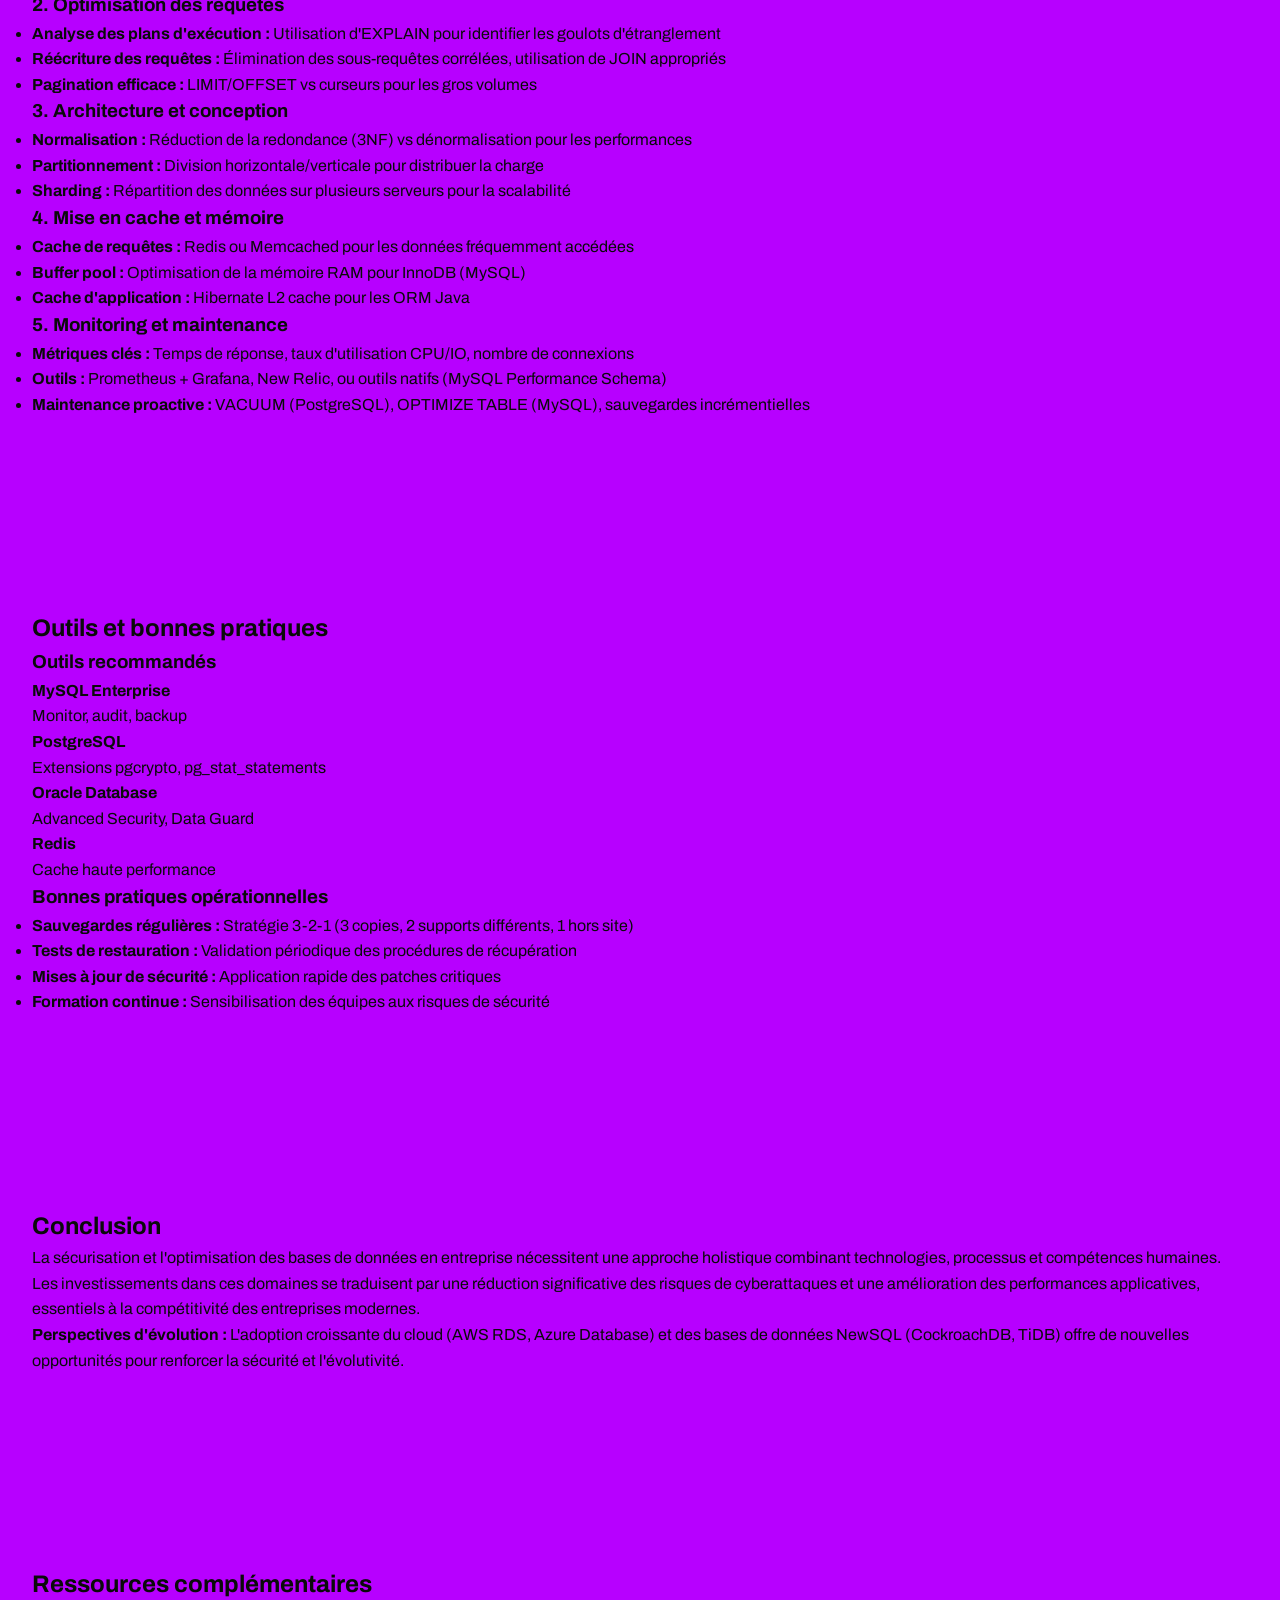
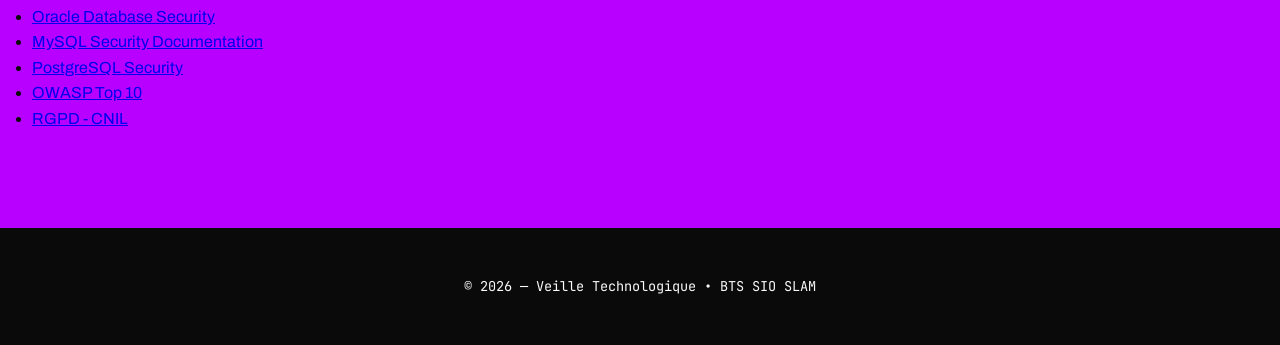
<file: veille-detail.html>
<!DOCTYPE html>
<html lang="fr">
<head>
    <meta charset="UTF-8">
    <meta name="viewport" content="width=device-width, initial-scale=1.0">
    <title>Veille Technologique - Sécurisation et optimisation des bases de données en entreprise</title>
    <link rel="preconnect" href="https://fonts.googleapis.com">
    <link rel="preconnect" href="https://fonts.gstatic.com" crossorigin>
    <link href="https://fonts.googleapis.com/css2?family=JetBrains+Mono:wght@400;700&family=Archivo:wght@300;600;900&display=swap" rel="stylesheet">
    <link rel="stylesheet" href="Ranelle.css">
</head>
<body>
    <header class="project-header">
        <a href="index.html" class="back-link">← Retour au portfolio</a>
        <h1>Sécurisation et optimisation des bases de données en entreprise</h1>
        <p class="subtitle">Veille Technologique • BTS SIO SLAM E5</p>
    </header>

    <div class="container">
        <!-- INTRODUCTION -->
        <section>
            <h2>Introduction</h2>
            <p>
                Dans un contexte professionnel où les données constituent l'actif le plus précieux d'une entreprise, la sécurisation et l'optimisation des bases de données deviennent des enjeux critiques. Cette veille technologique explore les stratégies essentielles pour protéger les données sensibles tout en assurant des performances optimales, en conformité avec les réglementations actuelles comme le RGPD.
            </p>
            <div class="info-box">
                <strong>Objectif :</strong> Fournir une analyse complète des meilleures pratiques en matière de sécurité et d'optimisation des bases de données relationnelles (MySQL, PostgreSQL, Oracle) et NoSQL en environnement d'entreprise.
            </div>
        </section>

        <!-- SÉCURISATION -->
        <section>
            <h2>Sécurisation des bases de données</h2>
            <p>
                La sécurisation des bases de données repose sur une approche multicouche (defense in depth) combinant prévention, détection et réponse aux menaces.
            </p>

            <h3>1. Authentification et autorisation</h3>
            <ul>
                <li><strong>Authentification forte :</strong> Utilisation de mots de passe complexes, authentification multi-facteurs (MFA), et gestion des sessions sécurisées</li>
                <li><strong>Contrôle d'accès basé sur les rôles (RBAC) :</strong> Attribution de permissions minimales nécessaires (principe du moindre privilège)</li>
                <li><strong>Gestion des utilisateurs :</strong> Création d'utilisateurs dédiés par application, rotation régulière des mots de passe</li>
            </ul>

            <h3>2. Chiffrement des données</h3>
            <ul>
                <li><strong>Chiffrement au repos :</strong> Utilisation d'algorithmes AES-256 pour les fichiers de données et les backups</li>
                <li><strong>Chiffrement en transit :</strong> Protocoles TLS 1.3 pour toutes les connexions (JDBC, ODBC)</li>
                <li><strong>Chiffrement des données sensibles :</strong> Masquage des informations personnelles (PII) et financières</li>
            </ul>

            <h3>3. Audit et monitoring</h3>
            <ul>
                <li><strong>Logs d'audit :</strong> Enregistrement de toutes les opérations (SELECT, INSERT, UPDATE, DELETE) avec horodatage</li>
                <li><strong>Détection d'intrusion :</strong> Mise en place de seuils d'alerte sur les tentatives d'accès suspectes</li>
                <li><strong>Surveillance continue :</strong> Outils comme Oracle Audit Vault ou MySQL Enterprise Monitor</li>
            </ul>

            <h3>4. Prévention des attaques courantes</h3>
            <ul>
                <li><strong>Injection SQL :</strong> Utilisation exclusive de requêtes préparées (PreparedStatement en Java)</li>
                <li><strong>Attaques par déni de service :</strong> Limitation des connexions simultanées et timeouts</li>
                <li><strong>Exposition de données :</strong> Masquage des erreurs détaillées aux utilisateurs finaux</li>
            </ul>

            <h3>5. Conformité réglementaire</h3>
            <ul>
                <li><strong>RGPD :</strong> Droit à l'effacement, portabilité des données, minimisation des données collectées</li>
                <li><strong>ISO 27001 :</strong> Système de management de la sécurité de l'information</li>
                <li><strong>PCI DSS :</strong> Pour les données de paiement (niveau 1 pour les grandes entreprises)</li>
            </ul>
        </section>

        <!-- OPTIMISATION -->
        <section>
            <h2>Optimisation des bases de données</h2>
            <p>
                L'optimisation vise à maintenir des performances élevées malgré la croissance des volumes de données et des charges de travail.
            </p>

            <h3>1. Indexation stratégique</h3>
            <ul>
                <li><strong>Index B-tree :</strong> Pour les recherches par égalité et plages de valeurs</li>
                <li><strong>Index composites :</strong> Pour les requêtes multi-colonnes fréquentes</li>
                <li><strong>Index partiels :</strong> Pour optimiser les requêtes sur sous-ensembles de données</li>
                <li><strong>Maintenance :</strong> Reconstruction périodique des index fragmentés</li>
            </ul>

            <h3>2. Optimisation des requêtes</h3>
            <ul>
                <li><strong>Analyse des plans d'exécution :</strong> Utilisation d'EXPLAIN pour identifier les goulots d'étranglement</li>
                <li><strong>Réécriture des requêtes :</strong> Élimination des sous-requêtes corrélées, utilisation de JOIN appropriés</li>
                <li><strong>Pagination efficace :</strong> LIMIT/OFFSET vs curseurs pour les gros volumes</li>
            </ul>

            <h3>3. Architecture et conception</h3>
            <ul>
                <li><strong>Normalisation :</strong> Réduction de la redondance (3NF) vs dénormalisation pour les performances</li>
                <li><strong>Partitionnement :</strong> Division horizontale/verticale pour distribuer la charge</li>
                <li><strong>Sharding :</strong> Répartition des données sur plusieurs serveurs pour la scalabilité</li>
            </ul>

            <h3>4. Mise en cache et mémoire</h3>
            <ul>
                <li><strong>Cache de requêtes :</strong> Redis ou Memcached pour les données fréquemment accédées</li>
                <li><strong>Buffer pool :</strong> Optimisation de la mémoire RAM pour InnoDB (MySQL)</li>
                <li><strong>Cache d'application :</strong> Hibernate L2 cache pour les ORM Java</li>
            </ul>

            <h3>5. Monitoring et maintenance</h3>
            <ul>
                <li><strong>Métriques clés :</strong> Temps de réponse, taux d'utilisation CPU/IO, nombre de connexions</li>
                <li><strong>Outils :</strong> Prometheus + Grafana, New Relic, ou outils natifs (MySQL Performance Schema)</li>
                <li><strong>Maintenance proactive :</strong> VACUUM (PostgreSQL), OPTIMIZE TABLE (MySQL), sauvegardes incrémentielles</li>
            </ul>
        </section>

        <!-- OUTILS ET BONNES PRATIQUES -->
        <section>
            <h2>Outils et bonnes pratiques</h2>

            <h3>Outils recommandés</h3>
            <div class="tech-stack">
                <div class="tech-item">
                    <strong>MySQL Enterprise</strong>
                    <p>Monitor, audit, backup</p>
                </div>
                <div class="tech-item">
                    <strong>PostgreSQL</strong>
                    <p>Extensions pgcrypto, pg_stat_statements</p>
                </div>
                <div class="tech-item">
                    <strong>Oracle Database</strong>
                    <p>Advanced Security, Data Guard</p>
                </div>
                <div class="tech-item">
                    <strong>Redis</strong>
                    <p>Cache haute performance</p>
                </div>
            </div>

            <h3>Bonnes pratiques opérationnelles</h3>
            <ul>
                <li><strong>Sauvegardes régulières :</strong> Stratégie 3-2-1 (3 copies, 2 supports différents, 1 hors site)</li>
                <li><strong>Tests de restauration :</strong> Validation périodique des procédures de récupération</li>
                <li><strong>Mises à jour de sécurité :</strong> Application rapide des patches critiques</li>
                <li><strong>Formation continue :</strong> Sensibilisation des équipes aux risques de sécurité</li>
            </ul>
        </section>

        <!-- CONCLUSION -->
        <section>
            <h2>Conclusion</h2>
            <p>
                La sécurisation et l'optimisation des bases de données en entreprise nécessitent une approche holistique combinant technologies, processus et compétences humaines. Les investissements dans ces domaines se traduisent par une réduction significative des risques de cyberattaques et une amélioration des performances applicatives, essentiels à la compétitivité des entreprises modernes.
            </p>
            <div class="info-box">
                <strong>Perspectives d'évolution :</strong> L'adoption croissante du cloud (AWS RDS, Azure Database) et des bases de données NewSQL (CockroachDB, TiDB) offre de nouvelles opportunités pour renforcer la sécurité et l'évolutivité.
            </div>
        </section>

        <!-- RESSOURCES -->
        <section>
            <h2>Ressources complémentaires</h2>
            <ul>
                <li><a href="https://www.oracle.com/database/security/" target="_blank">Oracle Database Security</a></li>
                <li><a href="https://dev.mysql.com/doc/refman/8.0/en/security.html" target="_blank">MySQL Security Documentation</a></li>
                <li><a href="https://www.postgresql.org/docs/current/security.html" target="_blank">PostgreSQL Security</a></li>
                <li><a href="https://owasp.org/www-project-top-ten/" target="_blank">OWASP Top 10</a></li>
                <li><a href="https://www.cnil.fr/fr/rgpd-de-a-a-z" target="_blank">RGPD - CNIL</a></li>
            </ul>
        </section>
    </div>

    <footer>
        <p>© 2026 — Veille Technologique • BTS SIO SLAM</p>
    </footer>

    <script src="Ranelle.js"></script>
</body>
</html>
</file>
<file: Ranelle.css>
/* Styles extracted from inline <style> in Ranelle.html */
:root {
	--noir: #0a0a0a;
	--blanc: #fafafa;
	--accent: #b700ff;
	--accent-dim: #00cc7e;
	--gris: #888;
	--gris-clair: #e0e0e0;
	--border: 2px solid var(--noir);
}

* {
	margin: 0;
	padding: 0;
	box-sizing: border-box;
}

body {
	font-family: 'Archivo', sans-serif;
	background: var(--accent);
	color: var(--noir);
	line-height: 1.6;
	overflow-x: hidden;
}

code, .mono {
	font-family: 'JetBrains Mono', monospace;
}

/* === HEADER HERO === */
.hero {
	min-height: 100vh;
	display: flex;
	flex-direction: column;
	justify-content: center;
	padding: 2rem;
	position: relative;
	background: var(--accent);
}

.hero::before {
	content: 'RANELLE MAMPOUYA';
	position: absolute;
	top: 1.2rem;
	left: 2rem;
	font-size: 0.75rem;
	font-weight: 700;
	letter-spacing: 0.2em;
	opacity: 1;
	color: var(--noir);
}

.hero-content {
	max-width: 1200px;
	margin: 0 auto;
	animation: fadeInUp 0.8s ease-out;
}

.hero-header {
	display: flex;
	align-items: center;
	gap: 2rem;
	margin-bottom: 2rem;
}

.hero-image {
	width: 250px;
	height: 250px;
	border-radius: 50%;
	border: 4px solid var(--noir);
	object-fit: cover;
	flex-shrink: 0;
}

.hero-qr-code {
	align-self: flex-start;
	margin-top: 2.5rem;
	width: 7rem;
	height: 7rem;
	padding: 0.3rem;
	border: 2px solid var(--noir);
	border-radius: 8px;
	background: var(--blanc);
	object-fit: contain;
	flex-shrink: 0;
}

.hero h1 {
	font-size: clamp(2.5rem, 8vw, 7rem);
	font-weight: 900;
	line-height: 0.9;
	margin-bottom: 0;
	text-transform: uppercase;
	margin-left: auto;
	margin-right: -8rem;
	color: var(--noir);
}

.hero h1 span {
	display: block;
	background: var(--accent);
	padding: 0.2em 8vw;
	width: 100%;
	margin: 0.1em 0;
	opacity: 0;
	animation: fadeInUp 0.8s ease-out forwards;
}

.hero h1 span:nth-child(1) {
	animation-delay: 0.2s;
}

.hero h1 span:nth-child(2) {
	animation-delay: 0.4s;
}

.hero h1 span:nth-child(3) {
	animation-delay: 0.6s;
}

@keyframes fadeInUp {
	from {
		opacity: 0;
		transform: translateY(30px);
	}
	to {
		opacity: 1;
		transform: translateY(0);
	}
}

.manifesto {
	width: 100vw;
	margin-left: calc(-50vw + 50%);
	font-size: 1.2rem;
	font-weight: 300;
	margin-top: 3rem;
	margin-bottom: 3rem;
	padding: 2rem;
	border-left: 4px solid var(--noir);
	background: rgba(10, 10, 10, 0.1);
	color: var(--noir);
}

.manifesto strong {
	font-weight: 600;
	text-decoration: underline;
	text-decoration-thickness: 2px;
	text-underline-offset: 4px;
}

.stack-badges {
	display: flex;
	gap: 1rem;
	flex-wrap: wrap;
	margin-top: 2rem;
}

.badge {
	padding: 0.5rem 1.2rem;
	border: 2px solid var(--noir);
	background: transparent;
	font-family: 'JetBrains Mono', monospace;
	font-size: 0.9rem;
	font-weight: 700;
	text-transform: uppercase;
	transition: all 0.2s;
	cursor: default;
	color: var(--noir);
}

.badge:hover {
	background: var(--blanc);
	color: var(--accent);
	transform: translateY(-2px);
}

/* === NAVIGATION === */
nav {
	position: sticky;
	top: 0;
	background: var(--blanc);
	border-bottom: var(--border);
	padding: 1rem 2rem;
	z-index: 100;
	backdrop-filter: blur(10px);
}

nav ul {
	list-style: none;
	display: flex;
	gap: 2rem;
	justify-content: center;
	flex-wrap: wrap;
}

nav a {
	text-decoration: none;
	color: var(--noir);
	font-weight: 800;
	font-size: 1rem;
	text-transform: uppercase;
	letter-spacing: 0.12em;
	position: relative;
	padding: 0.25rem 0.1rem;
	transition: color 0.2s ease, transform 0.2s ease;
}

nav a::after {
	content: '';
	position: absolute;
	bottom: 0;
	left: 0;
	width: 0;
	height: 3px;
	background: var(--accent);
	transition: width 0.25s ease;
}

nav a:hover,
nav a:focus {
	color: var(--accent);
	transform: translateY(-1px);
}

nav a:hover::after,
nav a:focus::after {
	width: 100%;
}

/* === SECTIONS === */
section {
	padding: 6rem 2rem;
	max-width: 1400px;
	margin: 0 auto;
}

.section-header {
	display: flex;
	align-items: baseline;
	gap: 1rem;
	margin-bottom: 4rem;
	padding-bottom: 1rem;
	border-bottom: var(--border);
}

.section-number {
	font-family: 'JetBrains Mono', monospace;
	font-size: 1rem;
	color: var(--gris);
}

.section-title {
	font-size: 3rem;
	font-weight: 900;
	text-transform: uppercase;
}

/* === PROJETS GRID === */
.projects-grid {
	display: grid;
	grid-template-columns: repeat(auto-fit, minmax(350px, 1fr));
	gap: 2rem;
}

.project-card {
	border: var(--border);
	background: var(--blanc);
	padding: 0;
	transition: all 0.3s;
	position: relative;
	overflow: hidden;
}

.project-card::before {
	content: '';
	position: absolute;
	top: 0;
	left: 0;
	width: 100%;
	height: 4px;
	background: var(--accent);
	transform: scaleX(0);
	transform-origin: left;
	transition: transform 0.3s;
}

.project-card:hover {
	transform: translateY(-4px);
	box-shadow: 8px 8px 0 var(--noir);
}

.project-card:hover::before {
	transform: scaleX(1);
}

.project-header {
	padding: 1.5rem;
	background: var(--noir);
	color: var(--blanc);
}

.project-title {
	font-size: 1.5rem;
	font-weight: 900;
	margin-bottom: 0.5rem;
}

.project-competences {
	font-family: 'JetBrains Mono', monospace;
	font-size: 0.75rem;
	color: var(--accent);
	letter-spacing: 0.05em;
}

.project-body {
	padding: 1.5rem;
}

.project-description {
	margin-bottom: 1.5rem;
	color: var(--noir);
	font-size: 0.95rem;
}

.project-tech {
	display: flex;
	gap: 0.5rem;
	flex-wrap: wrap;
	margin-bottom: 1.5rem;
}

.tech-tag {
	padding: 0.3rem 0.8rem;
	background: var(--gris-clair);
	font-size: 0.75rem;
	font-family: 'JetBrains Mono', monospace;
	font-weight: 700;
}

.project-actions {
	display: flex;
	gap: 1rem;
}

.btn {
	padding: 0.75rem 1.5rem;
	border: var(--border);
	background: var(--blanc);
	color: var(--noir);
	text-decoration: none;
	font-weight: 700;
	font-size: 0.85rem;
	text-transform: uppercase;
	transition: all 0.2s;
	display: inline-block;
	text-align: center;
}

.btn-primary {
	background: var(--noir);
	color: var(--accent);
}

.btn:hover {
	background: var(--accent);
	color: var(--noir);
	transform: translateX(4px);
}

/* === CASE STUDY DETAIL === */
.case-study {
	display: none;
	padding: 4rem 2rem;
	background: var(--blanc);
}

.case-study.active {
	display: block;
	animation: fadeIn 0.5s;
}

@keyframes fadeIn {
	from { opacity: 0; }
	to { opacity: 1; }
}

.case-study-header {
	max-width: 900px;
	margin: 0 auto 4rem;
	text-align: center;
}

.case-study-title {
	font-size: 3.5rem;
	font-weight: 900;
	margin-bottom: 1rem;
	line-height: 1.1;
}

.case-study-subtitle {
	font-size: 1.2rem;
	color: var(--gris);
	font-weight: 300;
}

.back-button {
	margin-bottom: 2rem;
	display: inline-flex;
	align-items: center;
	gap: 0.5rem;
}

.case-content {
	max-width: 900px;
	margin: 0 auto;
}

.case-section {
	margin-bottom: 4rem;
	padding: 2rem;
	border-left: 4px solid var(--noir);
}

.case-section h3 {
	font-size: 2rem;
	font-weight: 900;
	margin-bottom: 1rem;
	text-transform: uppercase;
}

.case-section h4 {
	font-size: 1.3rem;
	font-weight: 600;
	margin: 2rem 0 1rem;
	color: var(--accent-dim);
}

.case-section p {
	margin-bottom: 1rem;
	font-size: 1.05rem;
	line-height: 1.8;
}

.highlight-box {
	background: rgba(0, 255, 157, 0.1);
	border-left: 4px solid var(--accent);
	padding: 1.5rem;
	margin: 2rem 0;
}

.highlight-box strong {
	color: var(--accent-dim);
}

.code-block {
	background: var(--noir);
	color: var(--accent);
	padding: 1.5rem;
	margin: 2rem 0;
	overflow-x: auto;
	font-family: 'JetBrains Mono', monospace;
	font-size: 0.9rem;
	border: var(--border);
}

.timeline {
	margin: 2rem 0;
	padding-left: 2rem;
	border-left: 3px solid var(--gris-clair);
}

.timeline-item {
	margin-bottom: 2rem;
	position: relative;
}

.timeline-item::before {
	content: '';
	position: absolute;
	left: -2.5rem;
	top: 0.5rem;
	width: 1rem;
	height: 1rem;
	background: var(--accent);
	border-radius: 50%;
}

.commit-hash {
	font-family: 'JetBrains Mono', monospace;
	color: var(--gris);
	font-size: 0.85rem;
}

.diagram {
	background: var(--gris-clair);
	padding: 2rem;
	margin: 2rem 0;
	text-align: center;
	font-family: 'JetBrains Mono', monospace;
	font-size: 0.9rem;
	border: var(--border);
}

.diagram-title {
	font-weight: 700;
	margin-bottom: 1rem;
	font-size: 1rem;
}

.diagram-box {
	background: var(--blanc);
	border: 2px solid var(--noir);
	padding: 1rem;
	margin: 1rem auto;
	max-width: 400px;
}

.arrow {
	font-size: 1.5rem;
	color: var(--accent-dim);
	margin: 0.5rem 0;
}

/* === CONTACT === */
.contact-grid {
	display: grid;
	grid-template-columns: repeat(auto-fit, minmax(250px, 1fr));
	gap: 2rem;
	margin-top: 3rem;
}

.contact-card {
	border: var(--border);
	padding: 2rem;
	text-align: center;
	transition: all 0.3s;
	background: var(--blanc);
}

.contact-card:hover {
	background: var(--noir);
	color: var(--accent);
}

.contact-card h3 {
	font-size: 1.5rem;
	margin-bottom: 1rem;
	font-weight: 900;
}

.contact-card a {
	color: inherit;
	text-decoration: none;
	font-family: 'JetBrains Mono', monospace;
	font-size: 0.9rem;
}

/* === FOOTER === */
footer {
	background: var(--noir);
	color: var(--blanc);
	padding: 3rem 2rem;
	text-align: center;
	font-family: 'JetBrains Mono', monospace;
	font-size: 0.85rem;
}

footer a {
	color: var(--accent);
	text-decoration: none;
}

/* === RESPONSIVE === */
@media (max-width: 768px) {
	.hero h1 {
		font-size: 3rem;
	}

	.hero-qr-code {
		width: 6rem;
		height: 6rem;
	}
    
	.section-title {
		font-size: 2rem;
	}
    
	.projects-grid {
		grid-template-columns: 1fr;
	}
    
	.case-study-title {
		font-size: 2rem;
	}
}

/* === SCROLL ANIMATIONS === */
.fade-in {
	opacity: 0;
	transform: translateY(30px);
	transition: all 0.6s ease-out;
}

.fade-in.visible {
	opacity: 1;
	transform: translateY(0);
}
</file>
<file: htmlEntrainement/Ranelle.css>
* {
    margin: 0;
    padding: 0;
    box-sizing: border-box;
}


body {
    font-family: Arial, sans-serif;
    line-height: 1.6;
    background-color: #f4f4f4;
    color: #333;
    padding: 20px;
}

header {
    display: flex;
    background: #50b3a2;
    justify-content: space-between;
    align-items: center;
    color: #fff;
    padding: 10px 0;
    
    border: 1 px solid #aaa;
    
}

 p {
    font-size: 40px;
    margin-left: 700px;
    font-weight: bold;
    text-align: center;
}

header.logo {
    width: 100px;
    height: auto;
    text-align: left;
    margin-left: 0;
    padding: 10px;
    border: 1 px solid #fff;
    
}

header.nav a {
    color: #fff;
    text-decoration: none;
    margin: 0 15px;
    font-weight: bold;
    text-align: right;
    display: flex;

}


header.nav a:hover {
    text-decoration: underline;
}
.baniere {
   display: flex;
   justify-content: space-between;
    
}

main {
    background: #fff;
    padding: 10px;
    margin: 0 10px;
    text-decoration: none;
}

aside.gauche {
    background: #fff;
     padding: 20px;
   width: 200px;
    min-height: 300px;
    margin: 0 10px;
    border: #fff solid 1px;
    
}

aside.droite {
    background: #fff;
     padding: 20px;
   width: 200px;
    min-height: 300px;
    margin: 0 10px;
      border: #fff solid 1px;
    
}

section.centre1 {
    background: #fff;
     padding: 20px;
   width: 600px;
    min-height: 300px;
    margin: 0 10px;
    
}

section.centre2 {
    background: #fff;
     padding: 20px;
   width: 600px;
    min-height: 300px;
    margin: 0 10px;

}

footer {
    text-align: center;
    padding: 100px ;
    background: #50b3a2;
    color: #fff;
    margin-top: 500px;
    margin-bottom: px;
    
}
</file>
